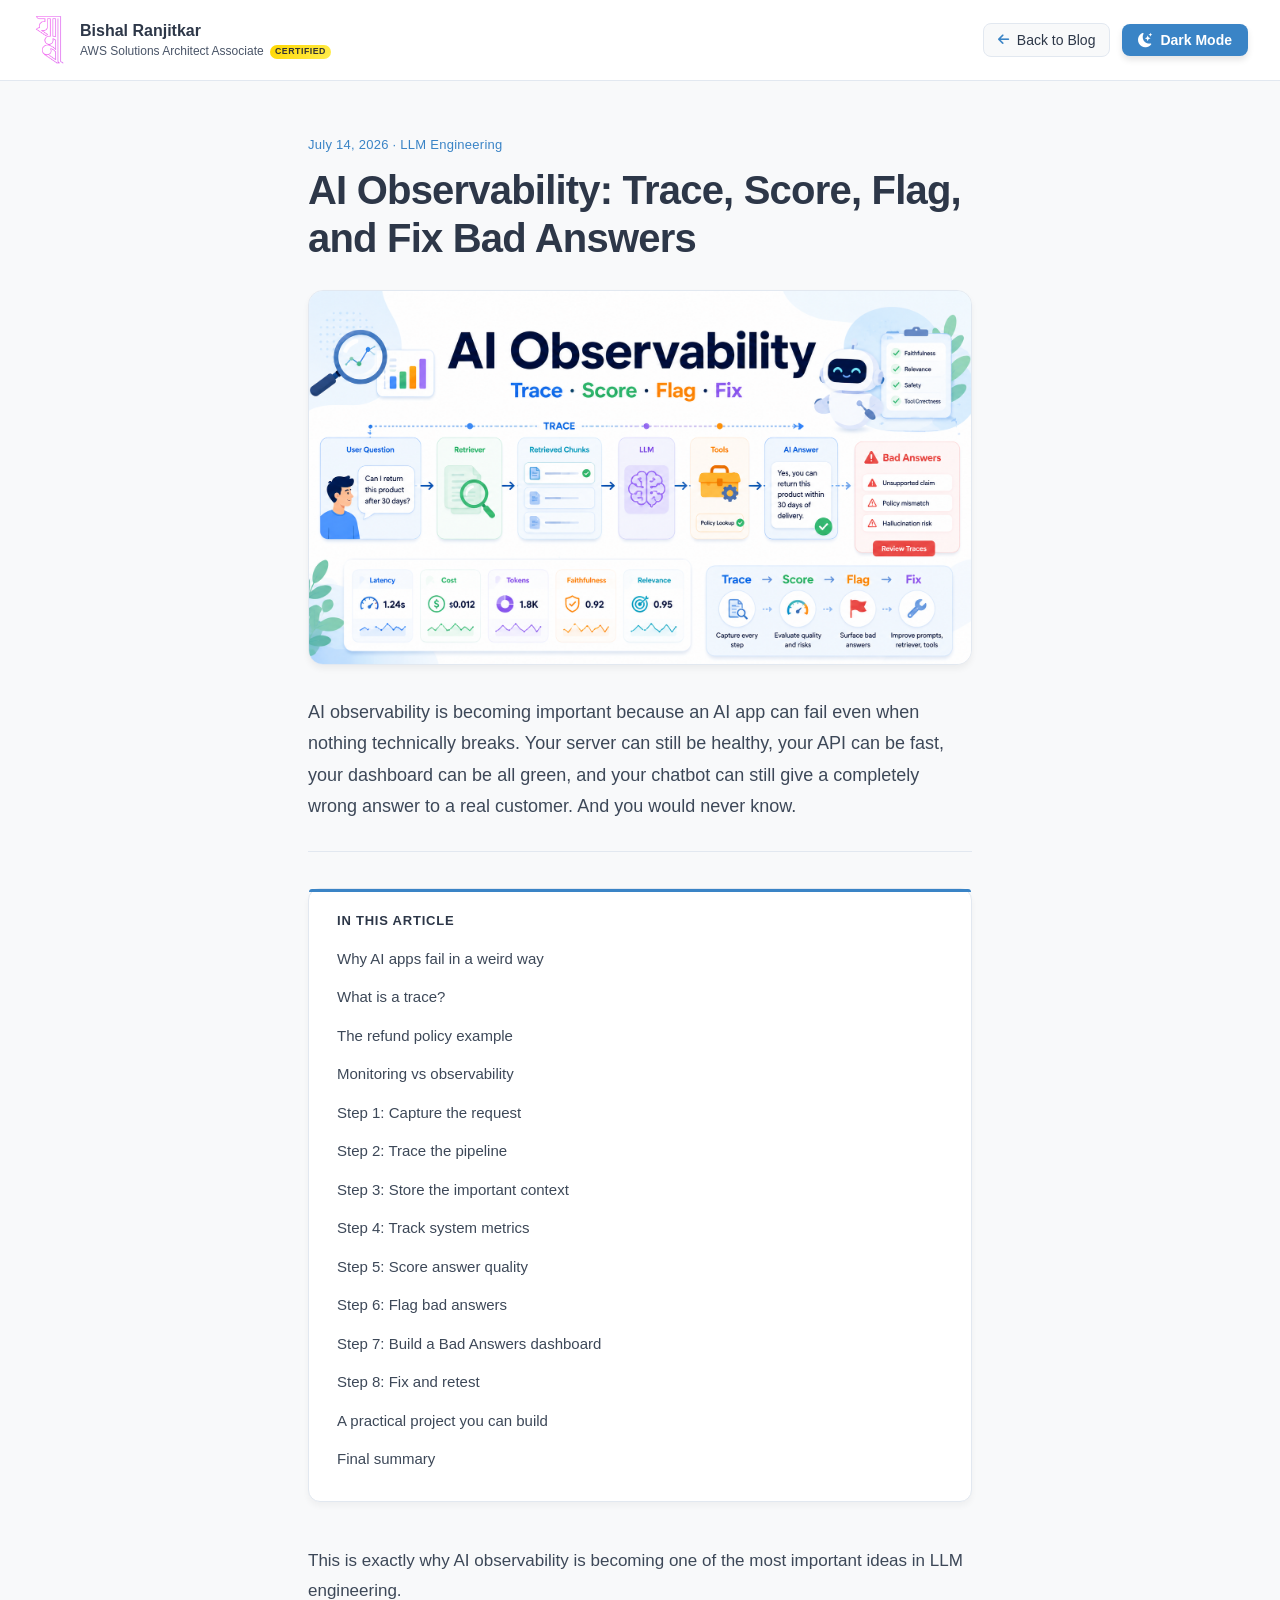
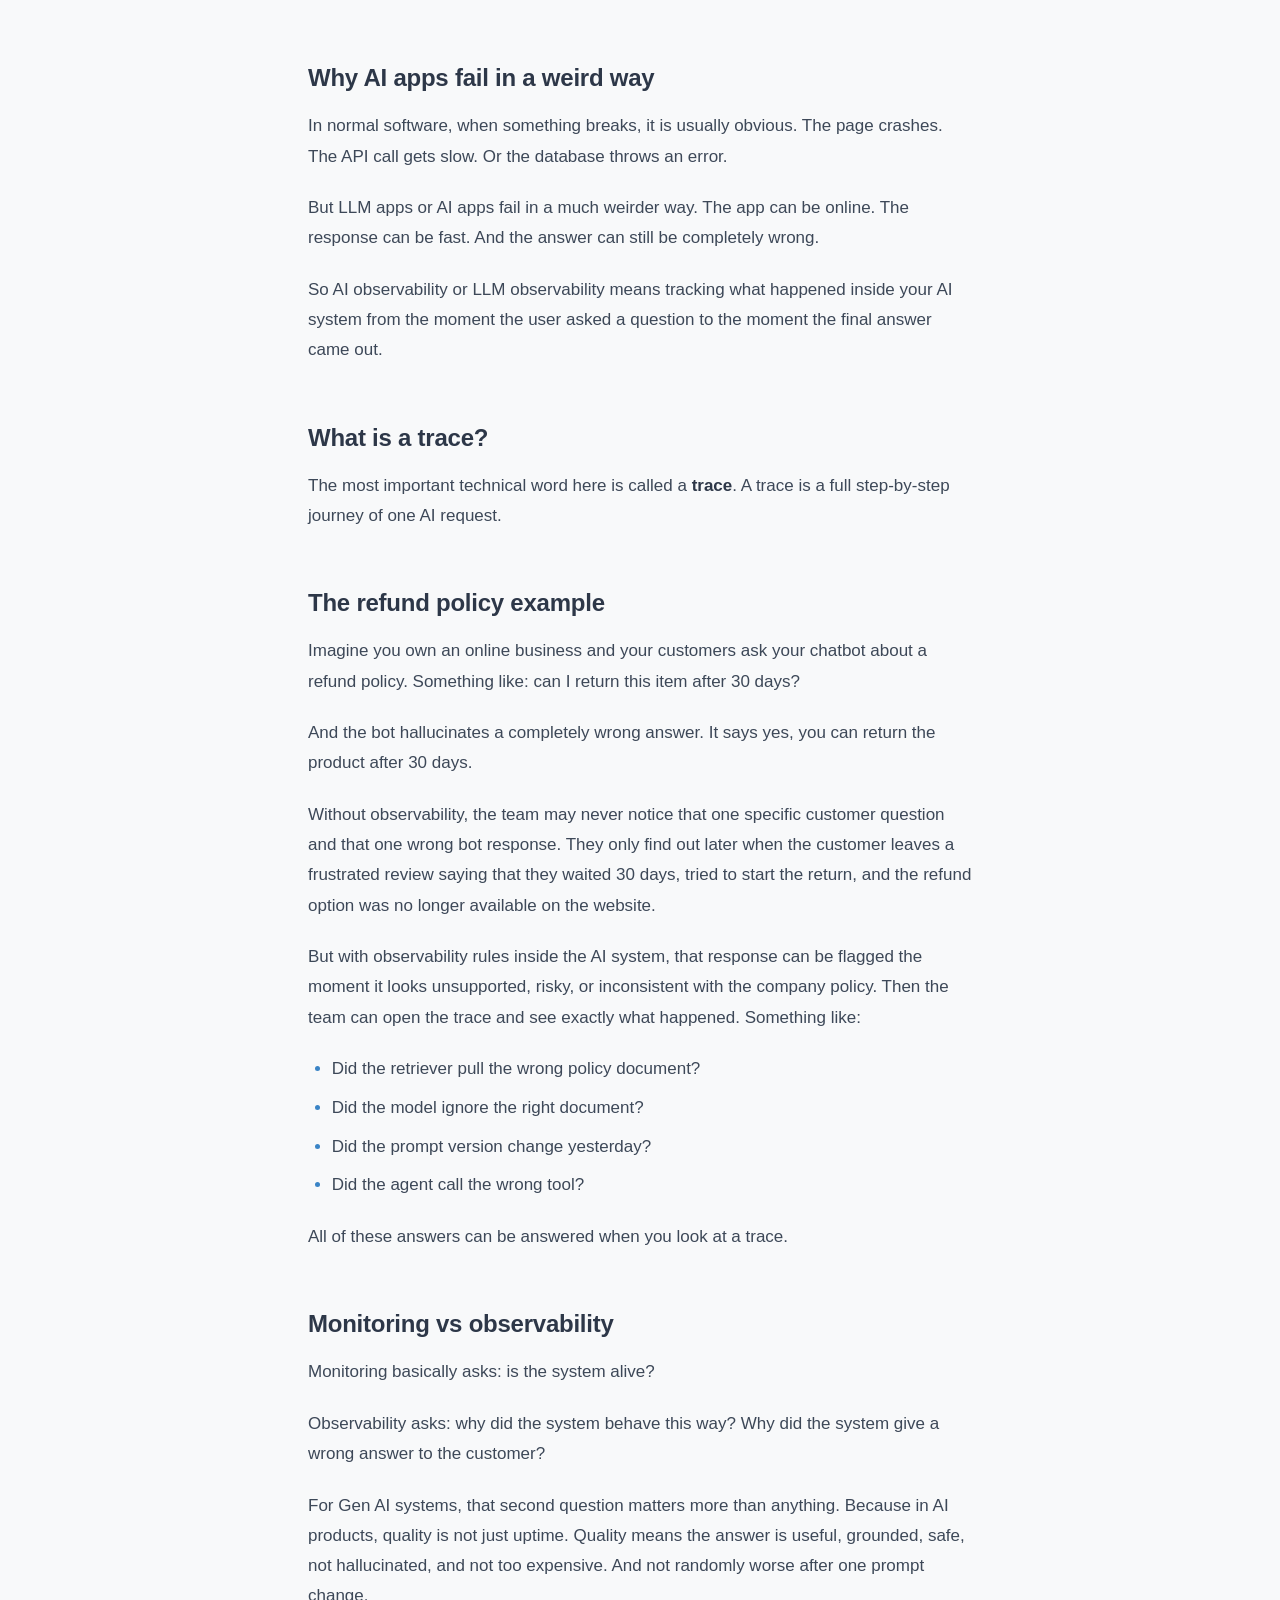
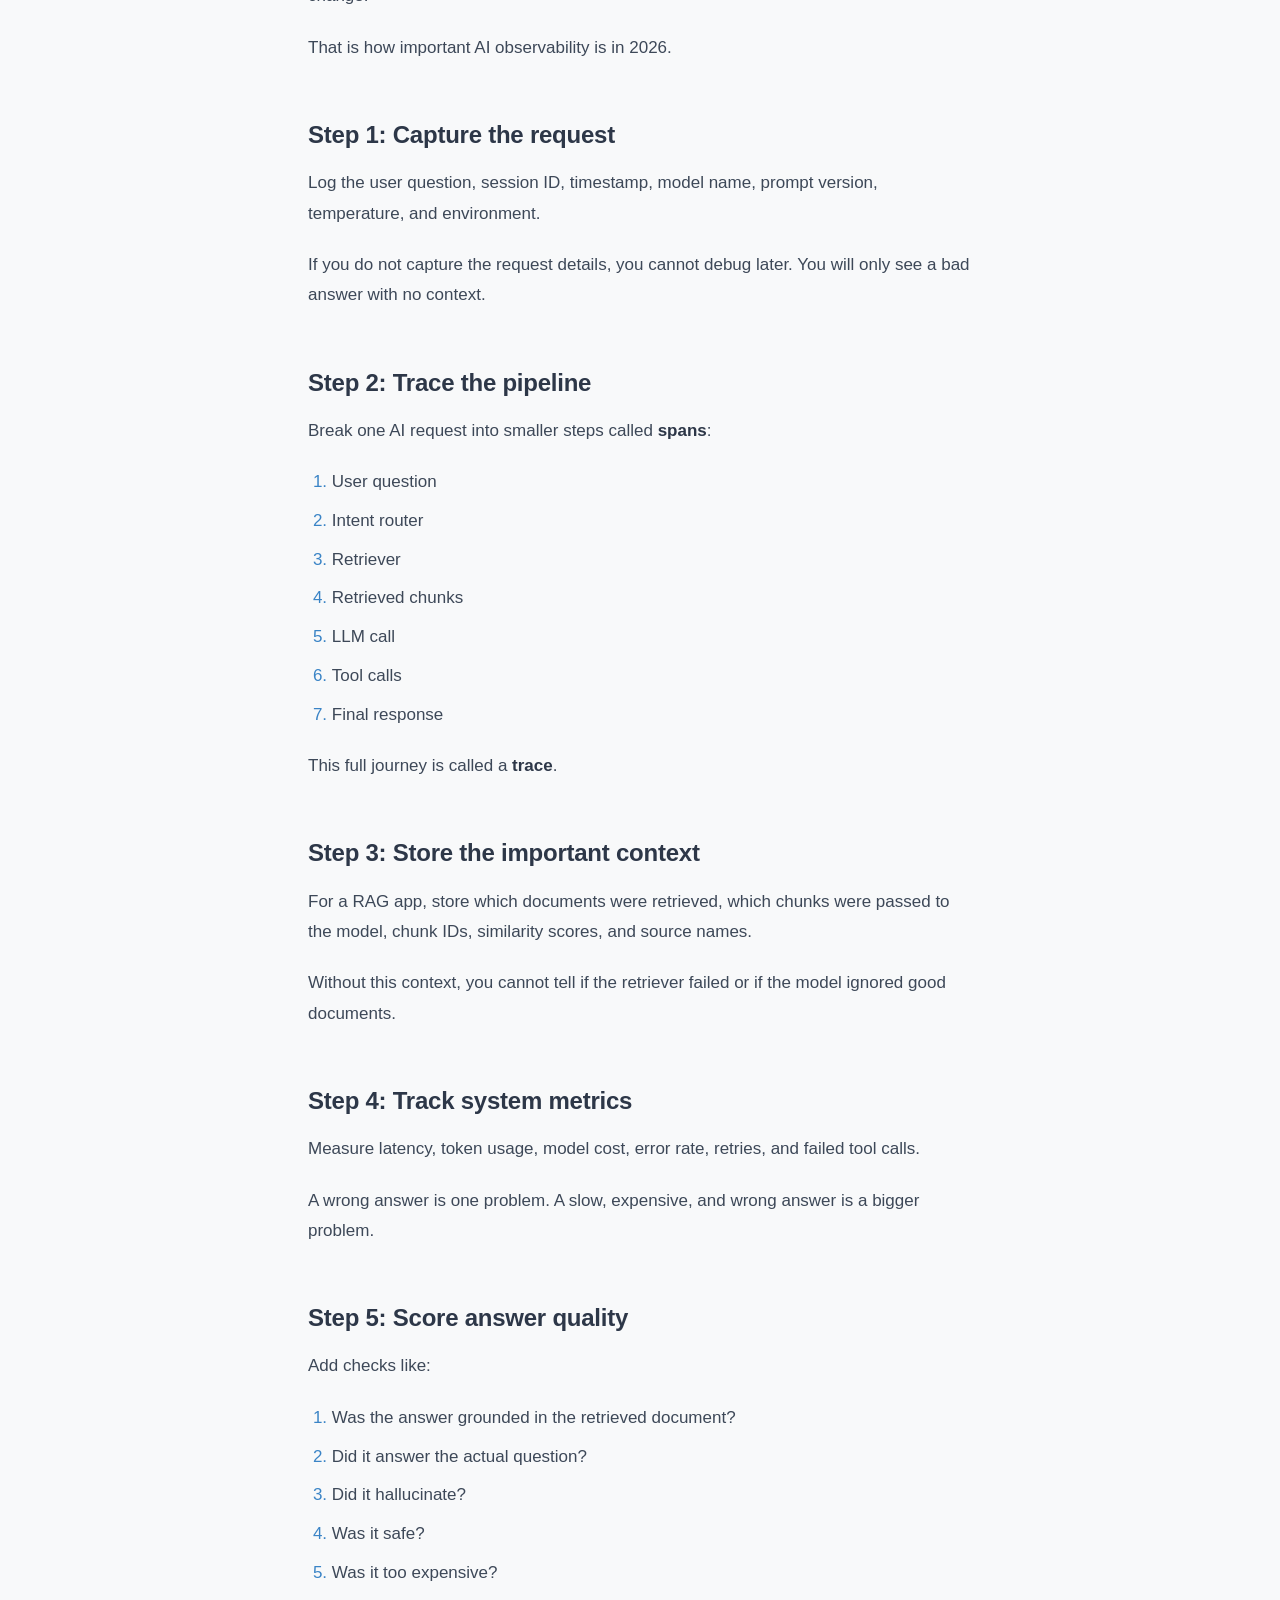
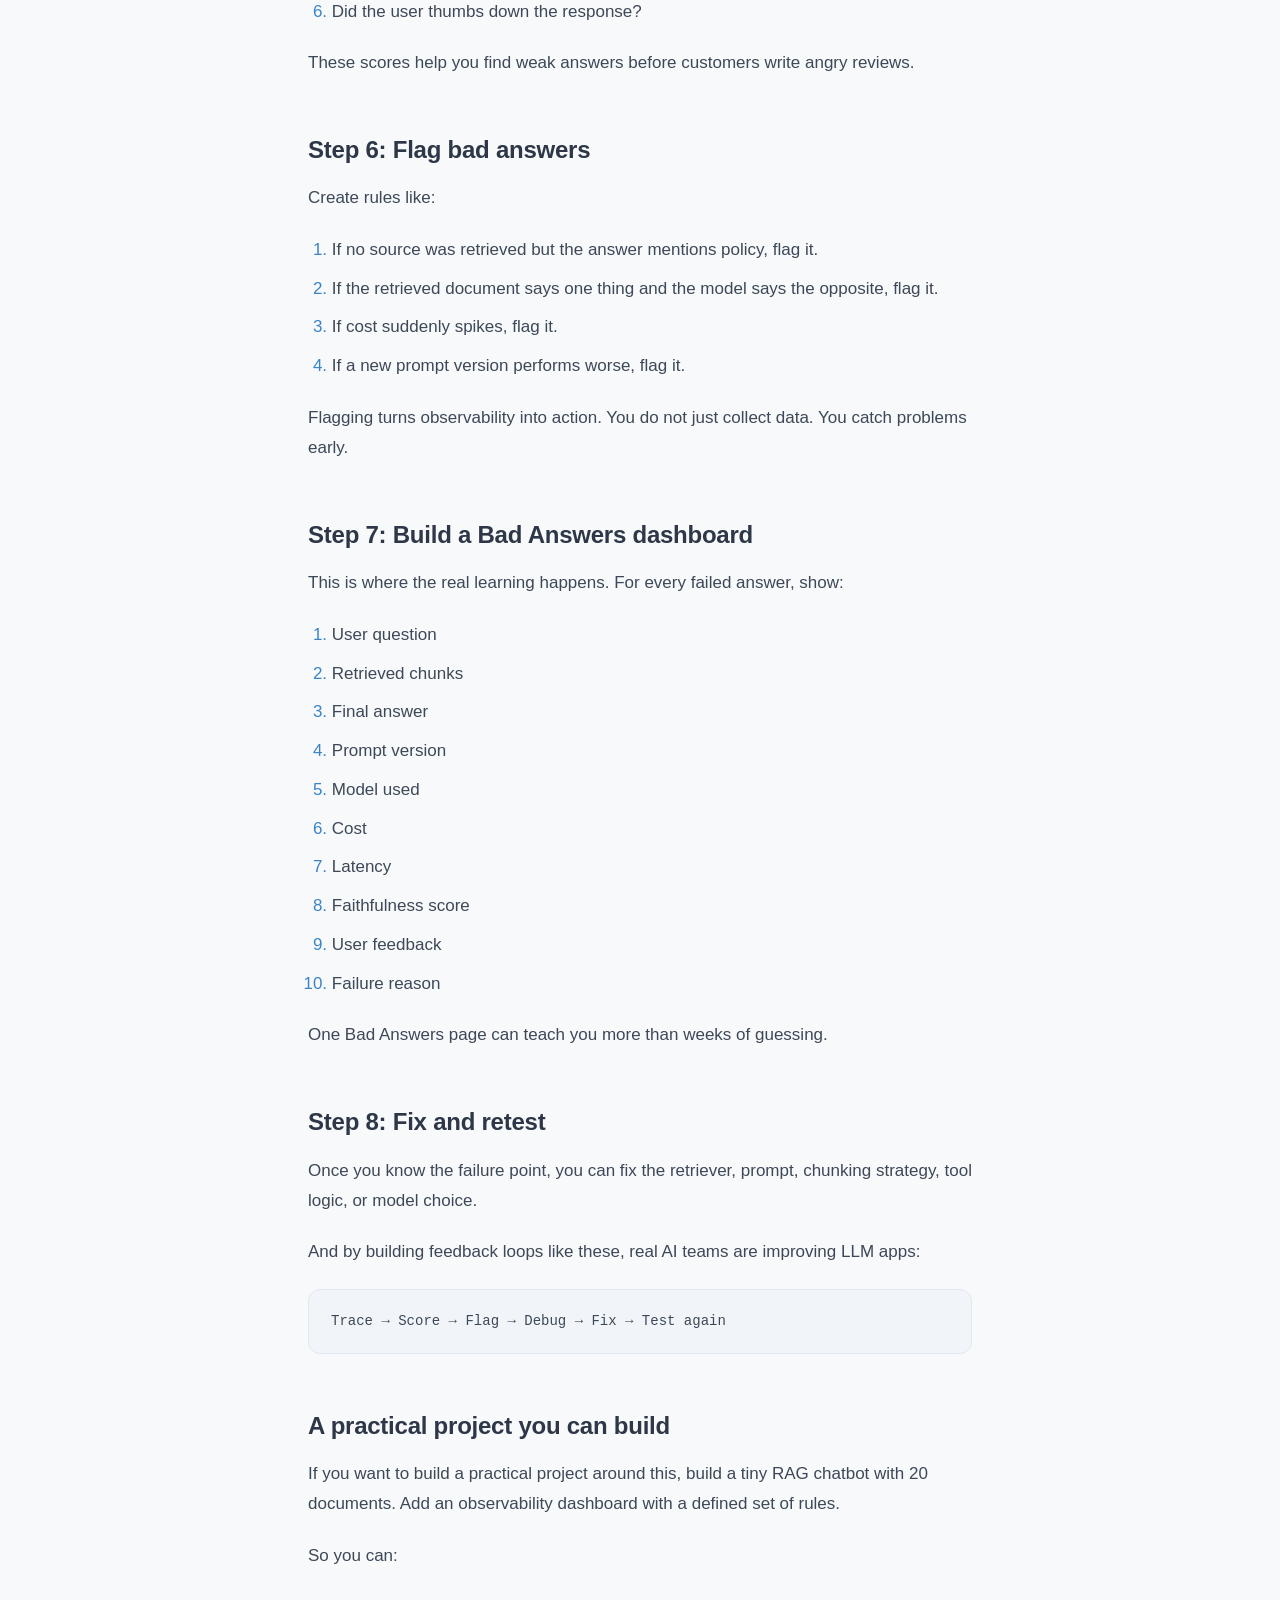
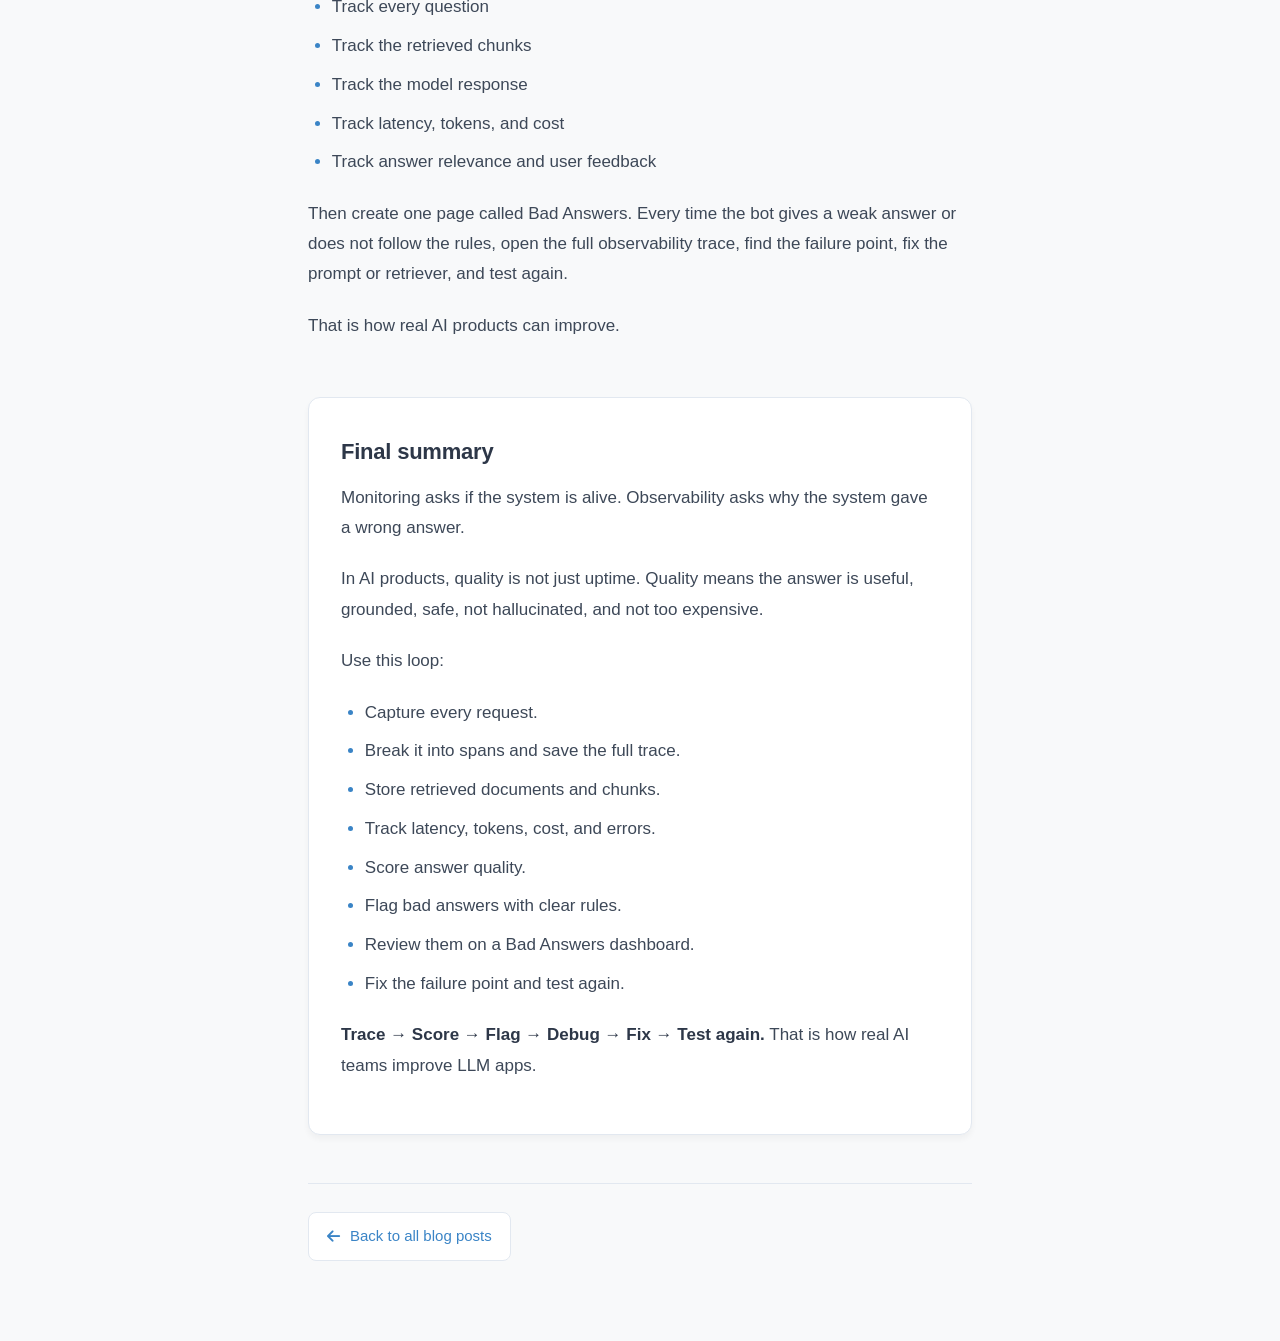
<file: blog/ai-observability.html>
<!DOCTYPE html>
<html lang="en" data-theme="light">

<head>
  <meta charset="UTF-8" />
  <meta name="viewport" content="width=device-width, initial-scale=1.0" />
  <title>AI Observability: Trace, Score, Flag, and Fix Bad Answers | Bishal Ranjitkar</title>
  <meta name="description"
    content="AI observability means tracking what happened inside your AI system from the user question to the final answer. Learn traces, spans, RAG context, metrics, quality scores, bad answer flags, and the fix loop." />
  <link rel="canonical" href="https://bishalranjitkar.com.np/blog/ai-observability.html" />

  <meta property="og:type" content="article" />
  <meta property="og:site_name" content="Bishal Ranjitkar" />
  <meta property="og:title" content="AI Observability: Trace, Score, Flag, and Fix Bad Answers" />
  <meta property="og:description"
    content="Why AI apps fail even when servers look healthy, what a trace is, and an 8-step guide to capture, score, flag, and fix bad LLM answers." />
  <meta property="og:url" content="https://bishalranjitkar.com.np/blog/ai-observability.html" />
  <meta property="og:image" content="https://bishalranjitkar.com.np/images/ai-observability.png" />
  <meta property="og:image:secure_url" content="https://bishalranjitkar.com.np/images/ai-observability.png" />
  <meta property="og:image:type" content="image/png" />
  <meta property="og:image:width" content="1672" />
  <meta property="og:image:height" content="941" />
  <meta property="og:image:alt" content="AI Observability cover: Trace, Score, Flag, Fix pipeline with metrics and Bad Answers panel" />

  <meta name="twitter:card" content="summary_large_image" />
  <meta name="twitter:title" content="AI Observability: Trace, Score, Flag, and Fix Bad Answers" />
  <meta name="twitter:description"
    content="Why AI apps fail even when servers look healthy, what a trace is, and an 8-step guide to capture, score, flag, and fix bad LLM answers." />
  <meta name="twitter:image" content="https://bishalranjitkar.com.np/images/ai-observability.png" />
  <meta name="twitter:image:alt" content="AI Observability cover: Trace, Score, Flag, Fix pipeline with metrics and Bad Answers panel" />

  <link rel="preconnect" href="https://fonts.googleapis.com" />
  <link rel="preconnect" href="https://fonts.gstatic.com" crossorigin />
  <link
    href="https://fonts.googleapis.com/css2?family=IBM+Plex+Mono:wght@400;500&family=IBM+Plex+Sans:wght@400;500;600;700&family=Syne:wght@600;700;800&display=swap"
    rel="stylesheet" />
  <link rel="icon" type="image/png" href="../images/devops.png" />
  <link rel="stylesheet" href="https://cdnjs.cloudflare.com/ajax/libs/font-awesome/6.0.0-beta3/css/all.min.css" />
  <link rel="stylesheet" href="https://cdn.jsdelivr.net/npm/bootstrap-icons@1.11.3/font/bootstrap-icons.min.css" />
  <link rel="stylesheet" href="../style.css" />
</head>

<body class="blog-post-page">
  <header class="blog-post-header">
    <a href="../index.html" class="blog-post-brand" aria-label="Home">
      <img src="../images/logo.png" alt="" class="blog-post-brand-logo" />
      <div class="blog-post-brand-info">
        <span class="blog-post-brand-name">Bishal Ranjitkar</span>
        <p class="blog-post-brand-title">AWS Solutions Architect Associate <span class="certified-tag">Certified</span></p>
      </div>
    </a>
    <nav class="blog-post-header-actions" aria-label="Blog navigation">
      <a href="../index.html#blog" class="blog-post-back">
        <i class="fa-solid fa-arrow-left" aria-hidden="true"></i>
        <span>Back to Blog</span>
      </a>
      <button type="button" class="blog-post-theme-toggle" id="blog-theme-toggle" aria-label="Toggle theme">
        <i class="bi bi-moon-stars-fill icon" aria-hidden="true"></i>
        <span id="blog-theme-text">Dark Mode</span>
      </button>
    </nav>
  </header>

  <article class="blog-post-container">
    <p class="blog-post-meta">July 14, 2026 · LLM Engineering</p>
    <h1>AI Observability: Trace, Score, Flag, and Fix Bad Answers</h1>

    <figure class="blog-post-cover">
      <img src="../images/ai-observability.png"
        alt="AI Observability cover showing Trace, Score, Flag, Fix pipeline with metrics and Bad Answers panel"
        width="1672" height="941" />
    </figure>

    <p class="blog-post-lead">
      AI observability is becoming important because an AI app can fail even when nothing technically breaks.
      Your server can still be healthy, your API can be fast, your dashboard can be all green, and your chatbot can
      still give a completely wrong answer to a real customer. And you would never know.
    </p>

    <nav class="blog-post-toc" aria-label="Table of contents">
      <h2>In this article</h2>
      <ul>
        <li><a href="#why-it-matters">Why AI apps fail in a weird way</a></li>
        <li><a href="#what-is-trace">What is a trace?</a></li>
        <li><a href="#refund-example">The refund policy example</a></li>
        <li><a href="#monitoring-vs-observability">Monitoring vs observability</a></li>
        <li><a href="#step-1">Step 1: Capture the request</a></li>
        <li><a href="#step-2">Step 2: Trace the pipeline</a></li>
        <li><a href="#step-3">Step 3: Store the important context</a></li>
        <li><a href="#step-4">Step 4: Track system metrics</a></li>
        <li><a href="#step-5">Step 5: Score answer quality</a></li>
        <li><a href="#step-6">Step 6: Flag bad answers</a></li>
        <li><a href="#step-7">Step 7: Build a Bad Answers dashboard</a></li>
        <li><a href="#step-8">Step 8: Fix and retest</a></li>
        <li><a href="#practice-project">A practical project you can build</a></li>
        <li><a href="#summary">Final summary</a></li>
      </ul>
    </nav>

    <div class="blog-post-body">
      <p>
        This is exactly why AI observability is becoming one of the most important ideas in LLM engineering.
      </p>

      <h2 id="why-it-matters">Why AI apps fail in a weird way</h2>
      <p>
        In normal software, when something breaks, it is usually obvious. The page crashes. The API call gets slow.
        Or the database throws an error.
      </p>
      <p>
        But LLM apps or AI apps fail in a much weirder way. The app can be online. The response can be fast.
        And the answer can still be completely wrong.
      </p>
      <p>
        So AI observability or LLM observability means tracking what happened inside your AI system from the
        moment the user asked a question to the moment the final answer came out.
      </p>

      <h2 id="what-is-trace">What is a trace?</h2>
      <p>
        The most important technical word here is called a <strong>trace</strong>. A trace is a full step-by-step
        journey of one AI request.
      </p>

      <h2 id="refund-example">The refund policy example</h2>
      <p>
        Imagine you own an online business and your customers ask your chatbot about a refund policy.
        Something like: can I return this item after 30 days?
      </p>
      <p>
        And the bot hallucinates a completely wrong answer. It says yes, you can return the product after 30 days.
      </p>
      <p>
        Without observability, the team may never notice that one specific customer question and that one wrong bot
        response. They only find out later when the customer leaves a frustrated review saying that they waited 30
        days, tried to start the return, and the refund option was no longer available on the website.
      </p>
      <p>
        But with observability rules inside the AI system, that response can be flagged the moment it looks
        unsupported, risky, or inconsistent with the company policy. Then the team can open the trace and see exactly
        what happened. Something like:
      </p>
      <ul>
        <li>Did the retriever pull the wrong policy document?</li>
        <li>Did the model ignore the right document?</li>
        <li>Did the prompt version change yesterday?</li>
        <li>Did the agent call the wrong tool?</li>
      </ul>
      <p>All of these answers can be answered when you look at a trace.</p>

      <h2 id="monitoring-vs-observability">Monitoring vs observability</h2>
      <p>
        Monitoring basically asks: is the system alive?
      </p>
      <p>
        Observability asks: why did the system behave this way? Why did the system give a wrong answer to the
        customer?
      </p>
      <p>
        For Gen AI systems, that second question matters more than anything. Because in AI products, quality is not
        just uptime. Quality means the answer is useful, grounded, safe, not hallucinated, and not too expensive.
        And not randomly worse after one prompt change.
      </p>
      <p>
        That is how important AI observability is in 2026.
      </p>

      <h2 id="step-1">Step 1: Capture the request</h2>
      <p>
        Log the user question, session ID, timestamp, model name, prompt version, temperature, and environment.
      </p>
      <p>
        If you do not capture the request details, you cannot debug later. You will only see a bad answer with no
        context.
      </p>

      <h2 id="step-2">Step 2: Trace the pipeline</h2>
      <p>
        Break one AI request into smaller steps called <strong>spans</strong>:
      </p>
      <ol>
        <li>User question</li>
        <li>Intent router</li>
        <li>Retriever</li>
        <li>Retrieved chunks</li>
        <li>LLM call</li>
        <li>Tool calls</li>
        <li>Final response</li>
      </ol>
      <p>
        This full journey is called a <strong>trace</strong>.
      </p>

      <h2 id="step-3">Step 3: Store the important context</h2>
      <p>
        For a RAG app, store which documents were retrieved, which chunks were passed to the model, chunk IDs,
        similarity scores, and source names.
      </p>
      <p>
        Without this context, you cannot tell if the retriever failed or if the model ignored good documents.
      </p>

      <h2 id="step-4">Step 4: Track system metrics</h2>
      <p>
        Measure latency, token usage, model cost, error rate, retries, and failed tool calls.
      </p>
      <p>
        A wrong answer is one problem. A slow, expensive, and wrong answer is a bigger problem.
      </p>

      <h2 id="step-5">Step 5: Score answer quality</h2>
      <p>Add checks like:</p>
      <ol>
        <li>Was the answer grounded in the retrieved document?</li>
        <li>Did it answer the actual question?</li>
        <li>Did it hallucinate?</li>
        <li>Was it safe?</li>
        <li>Was it too expensive?</li>
        <li>Did the user thumbs down the response?</li>
      </ol>
      <p>
        These scores help you find weak answers before customers write angry reviews.
      </p>

      <h2 id="step-6">Step 6: Flag bad answers</h2>
      <p>Create rules like:</p>
      <ol>
        <li>If no source was retrieved but the answer mentions policy, flag it.</li>
        <li>If the retrieved document says one thing and the model says the opposite, flag it.</li>
        <li>If cost suddenly spikes, flag it.</li>
        <li>If a new prompt version performs worse, flag it.</li>
      </ol>
      <p>
        Flagging turns observability into action. You do not just collect data. You catch problems early.
      </p>

      <h2 id="step-7">Step 7: Build a Bad Answers dashboard</h2>
      <p>
        This is where the real learning happens. For every failed answer, show:
      </p>
      <ol>
        <li>User question</li>
        <li>Retrieved chunks</li>
        <li>Final answer</li>
        <li>Prompt version</li>
        <li>Model used</li>
        <li>Cost</li>
        <li>Latency</li>
        <li>Faithfulness score</li>
        <li>User feedback</li>
        <li>Failure reason</li>
      </ol>
      <p>
        One Bad Answers page can teach you more than weeks of guessing.
      </p>

      <h2 id="step-8">Step 8: Fix and retest</h2>
      <p>
        Once you know the failure point, you can fix the retriever, prompt, chunking strategy, tool logic, or model
        choice.
      </p>
      <p>
        And by building feedback loops like these, real AI teams are improving LLM apps:
      </p>
      <pre><code>Trace → Score → Flag → Debug → Fix → Test again</code></pre>

      <h2 id="practice-project">A practical project you can build</h2>
      <p>
        If you want to build a practical project around this, build a tiny RAG chatbot with 20 documents. Add an
        observability dashboard with a defined set of rules.
      </p>
      <p>So you can:</p>
      <ul>
        <li>Track every question</li>
        <li>Track the retrieved chunks</li>
        <li>Track the model response</li>
        <li>Track latency, tokens, and cost</li>
        <li>Track answer relevance and user feedback</li>
      </ul>
      <p>
        Then create one page called Bad Answers. Every time the bot gives a weak answer or does not follow the rules,
        open the full observability trace, find the failure point, fix the prompt or retriever, and test again.
      </p>
      <p>
        That is how real AI products can improve.
      </p>

      <section class="blog-post-summary" id="summary">
        <h2>Final summary</h2>
        <p>
          Monitoring asks if the system is alive. Observability asks why the system gave a wrong answer.
        </p>
        <p>
          In AI products, quality is not just uptime. Quality means the answer is useful, grounded, safe, not
          hallucinated, and not too expensive.
        </p>
        <p>Use this loop:</p>
        <ul>
          <li>Capture every request.</li>
          <li>Break it into spans and save the full trace.</li>
          <li>Store retrieved documents and chunks.</li>
          <li>Track latency, tokens, cost, and errors.</li>
          <li>Score answer quality.</li>
          <li>Flag bad answers with clear rules.</li>
          <li>Review them on a Bad Answers dashboard.</li>
          <li>Fix the failure point and test again.</li>
        </ul>
        <p>
          <strong>Trace → Score → Flag → Debug → Fix → Test again.</strong> That is how real AI teams improve LLM
          apps.
        </p>
      </section>

      <div class="blog-post-footer-nav">
        <a href="../index.html#blog"><i class="fa-solid fa-arrow-left"></i> Back to all blog posts</a>
      </div>
    </div>
  </article>

  <script>
    (function () {
      const toggleBtn = document.getElementById("blog-theme-toggle");
      const text = document.getElementById("blog-theme-text");
      const icon = toggleBtn.querySelector("i");

      let theme = localStorage.getItem("theme") || "light";

      function applyTheme(t) {
        document.documentElement.setAttribute("data-theme", t);
        localStorage.setItem("theme", t);
        if (t === "dark") {
          icon.className = "bi bi-brightness-high-fill icon";
          text.textContent = "Light Mode";
        } else {
          icon.className = "bi bi-moon-stars-fill icon";
          text.textContent = "Dark Mode";
        }
      }

      applyTheme(theme);

      toggleBtn.addEventListener("click", function () {
        theme = theme === "dark" ? "light" : "dark";
        applyTheme(theme);
      });
    })();
  </script>
</body>

</html>
</file>
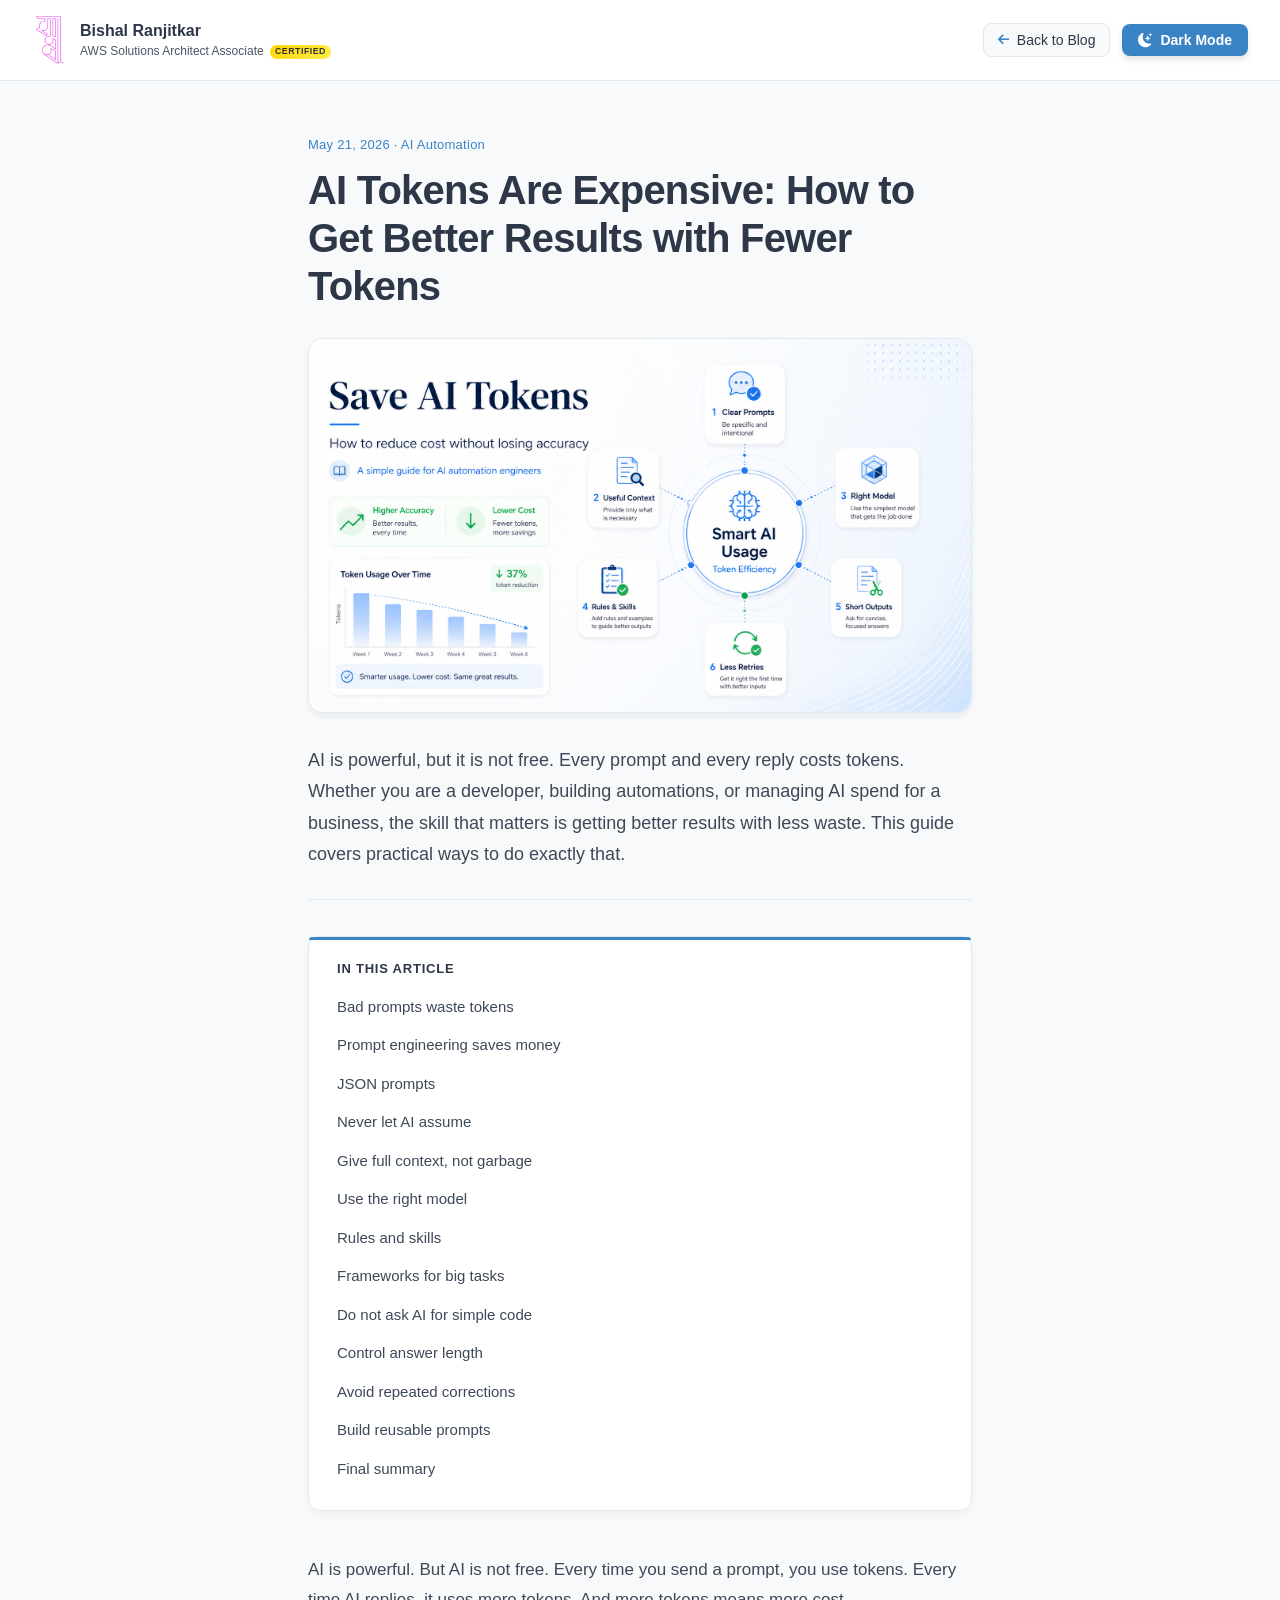
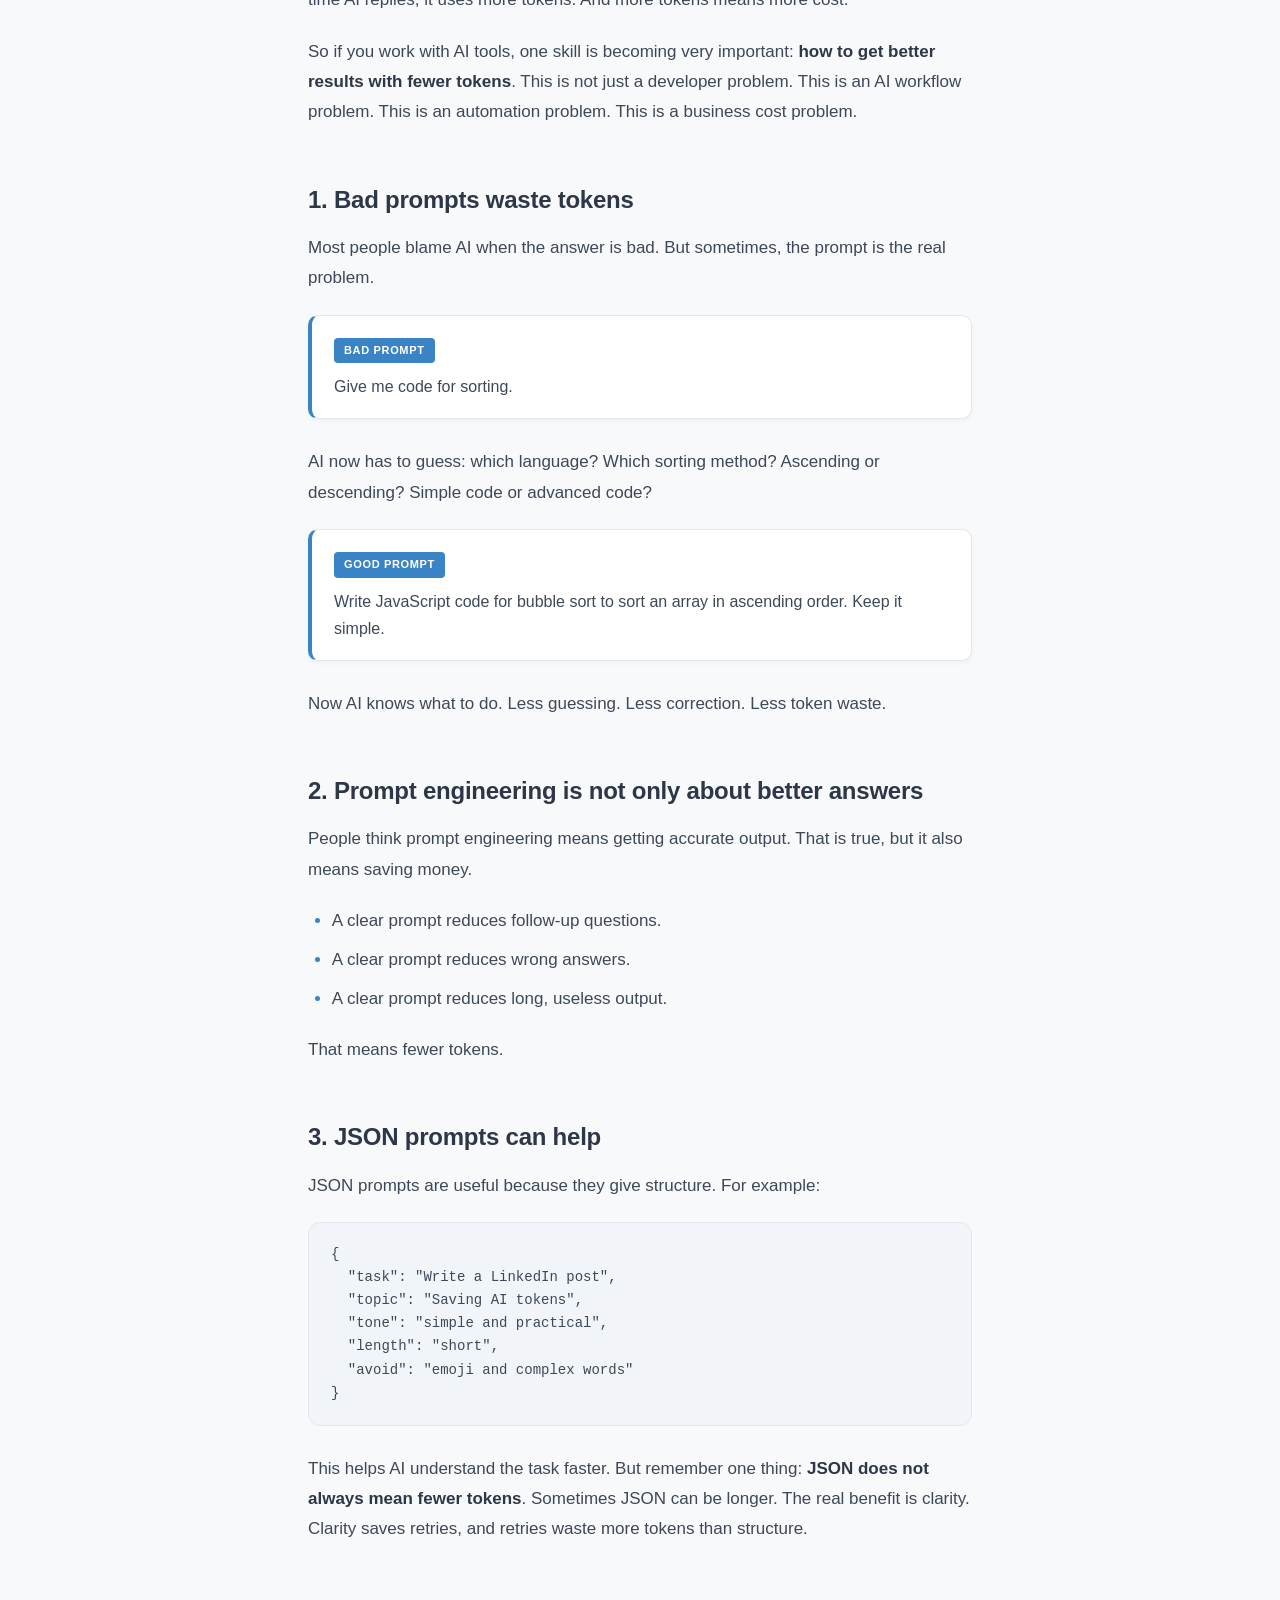
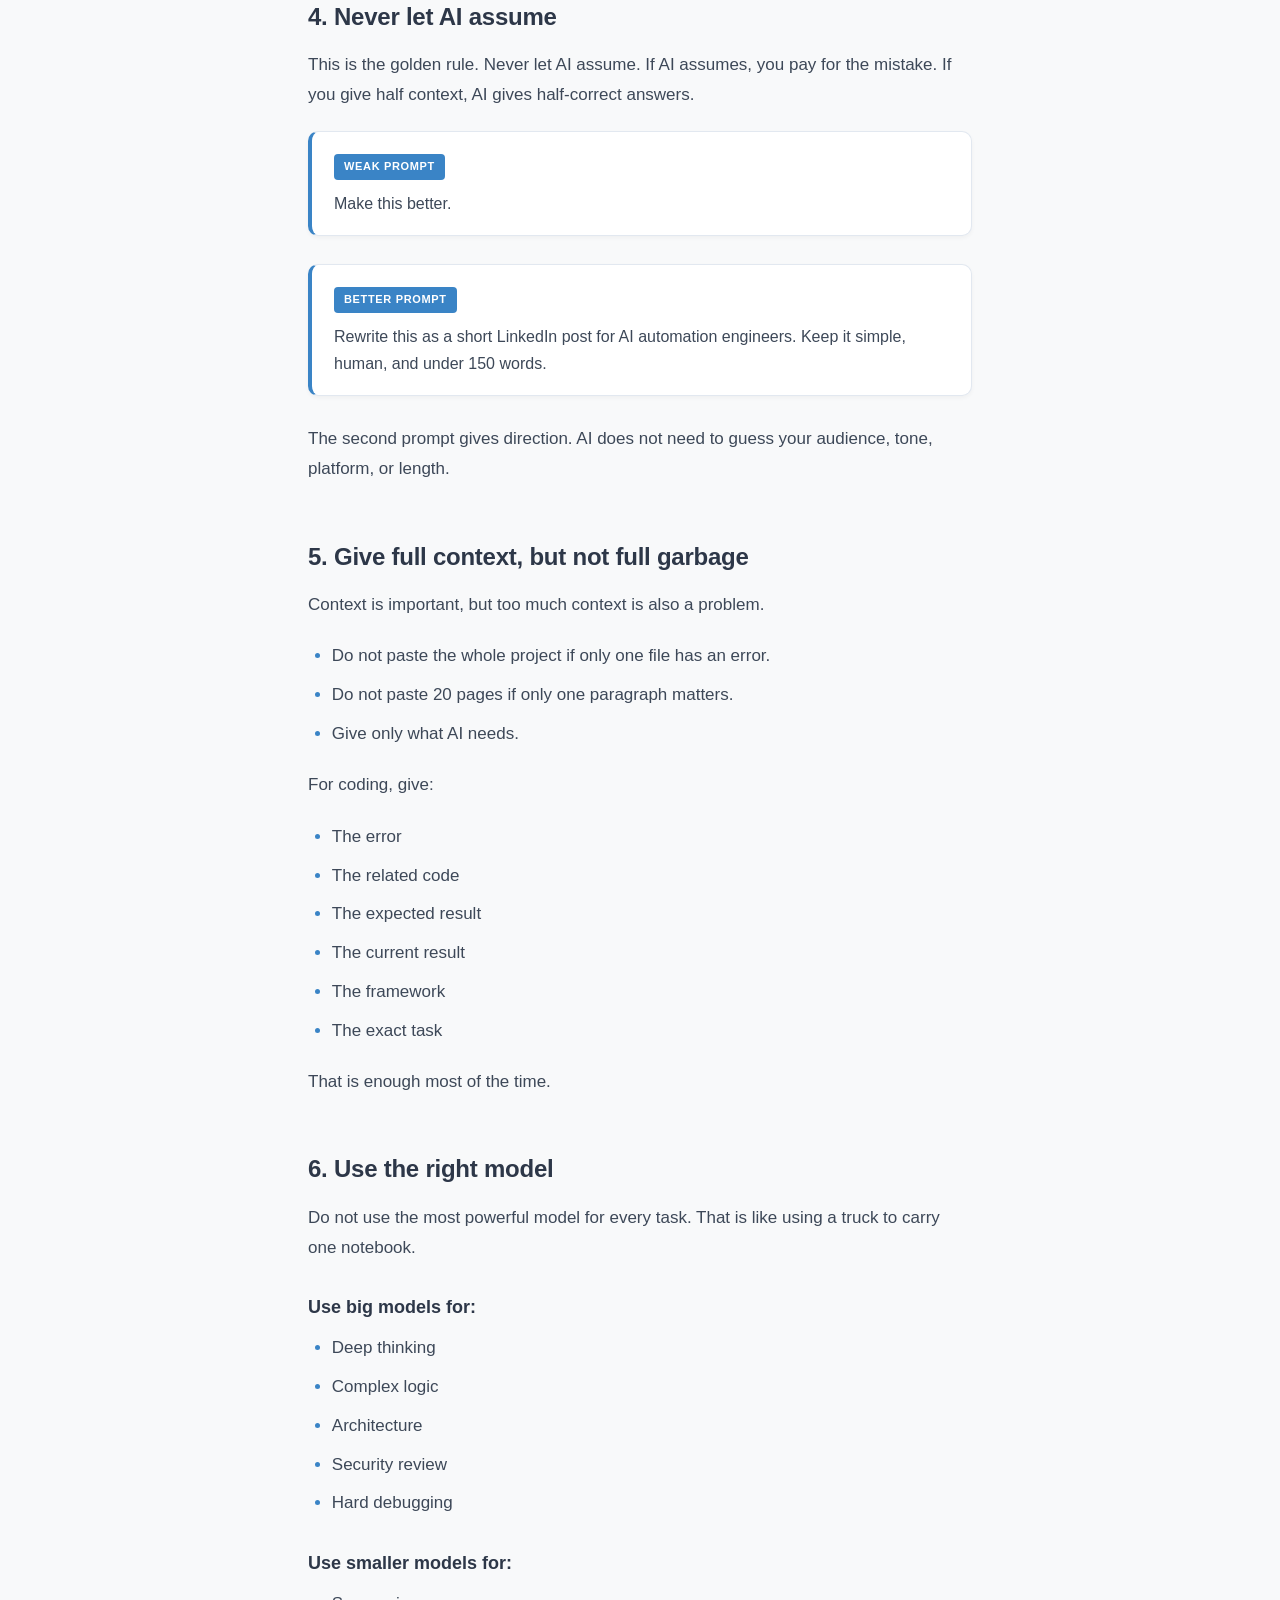
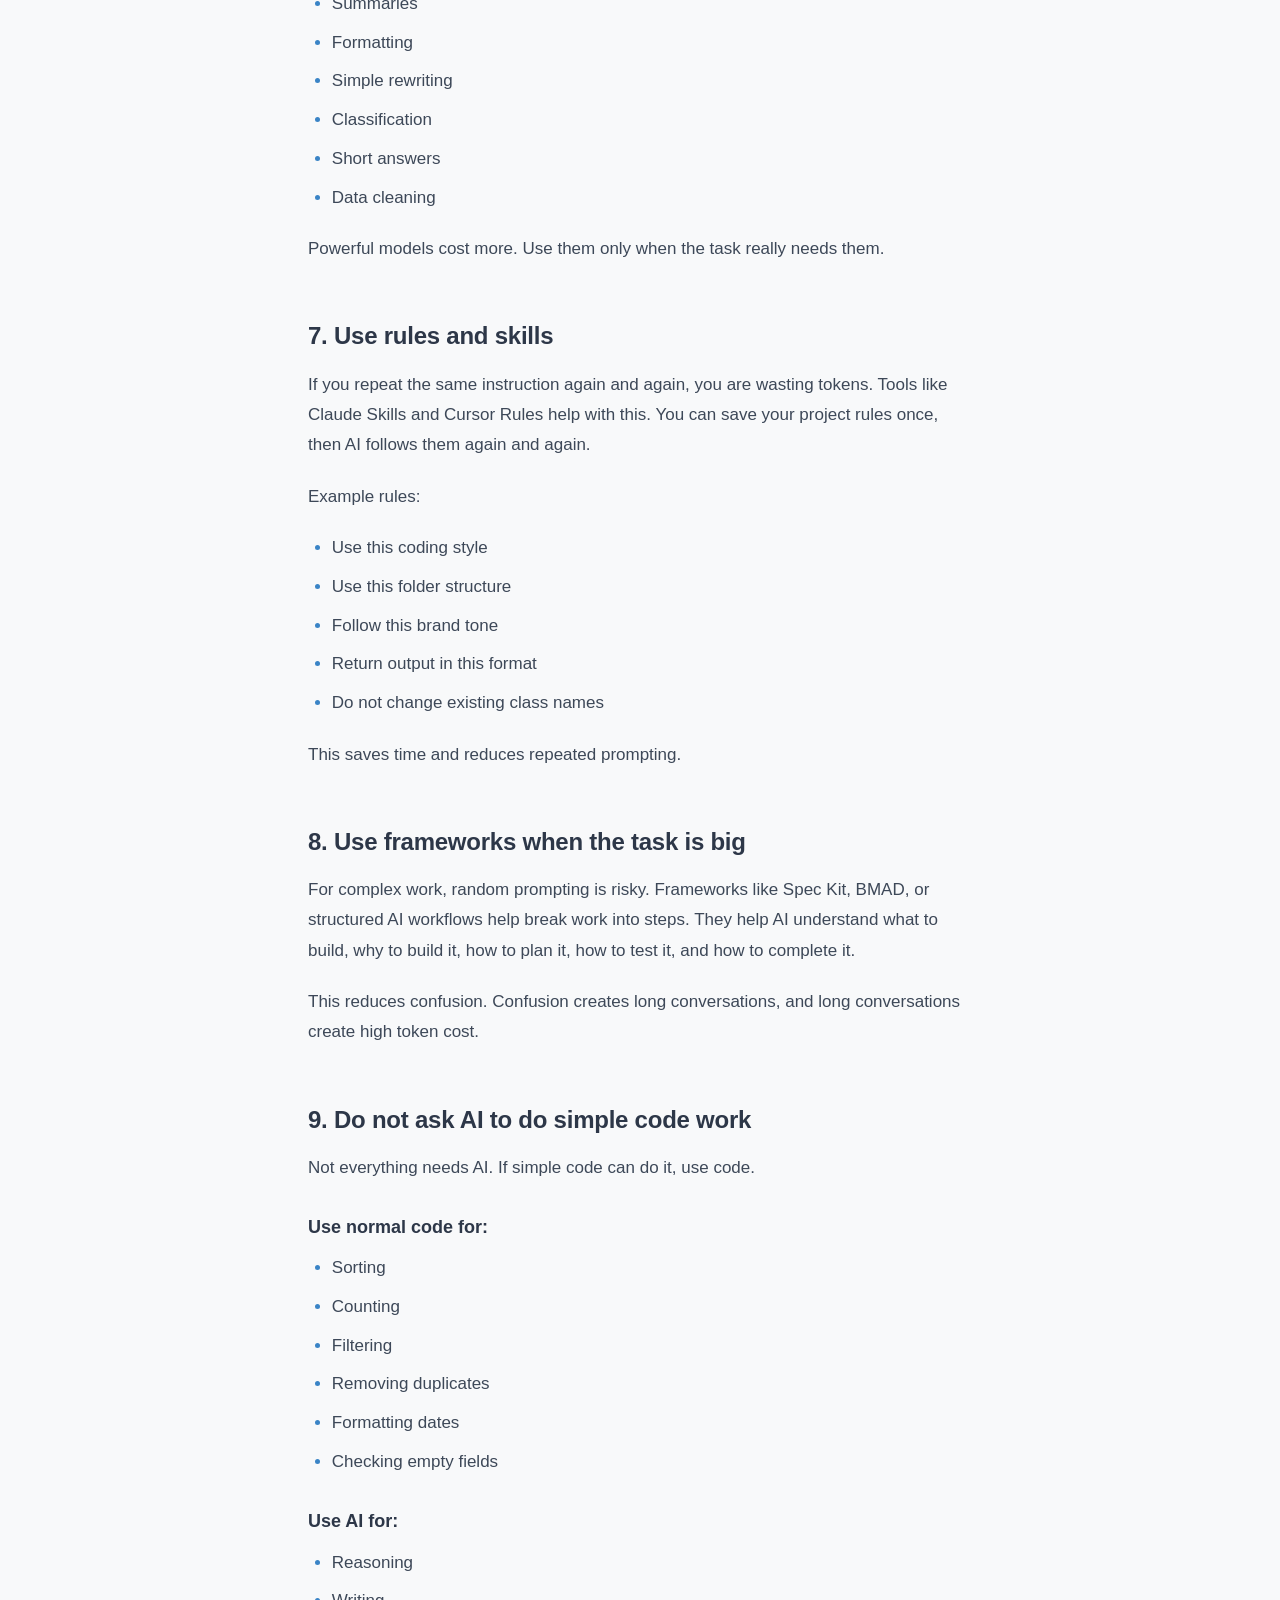
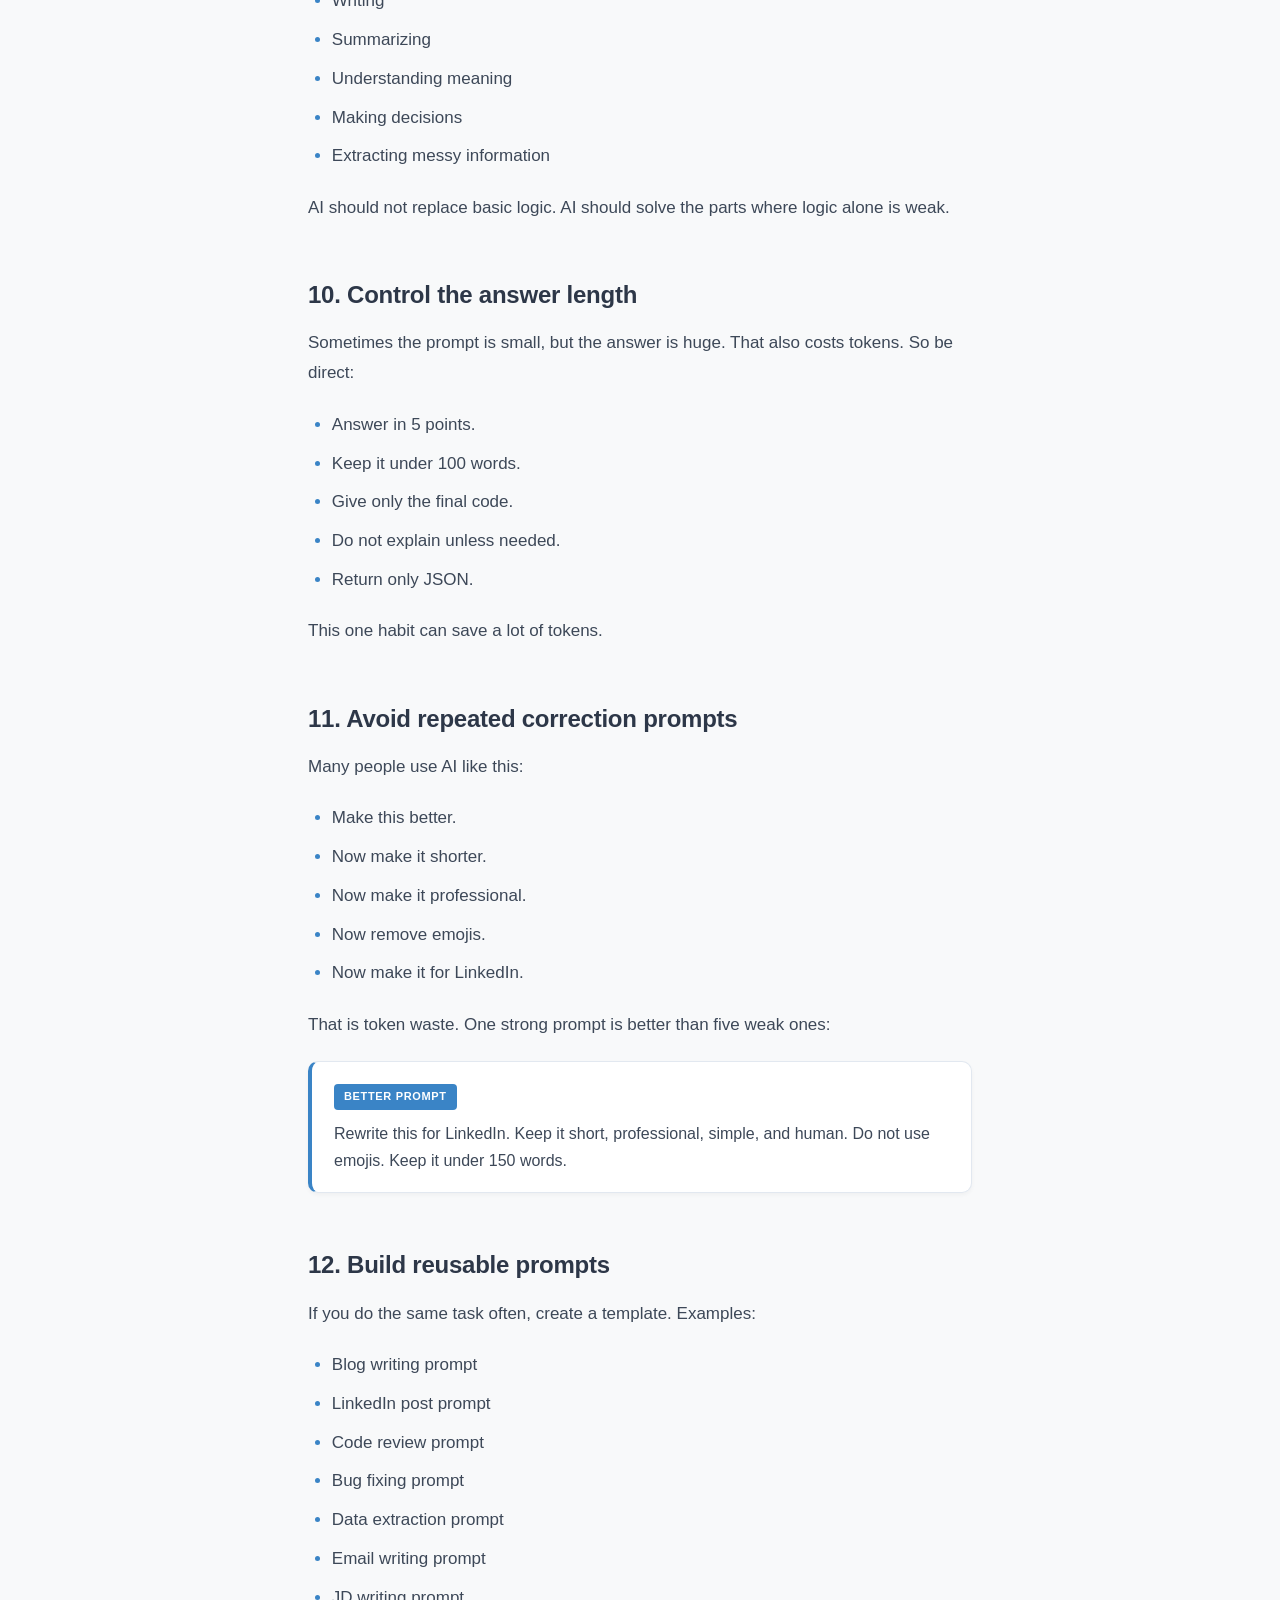
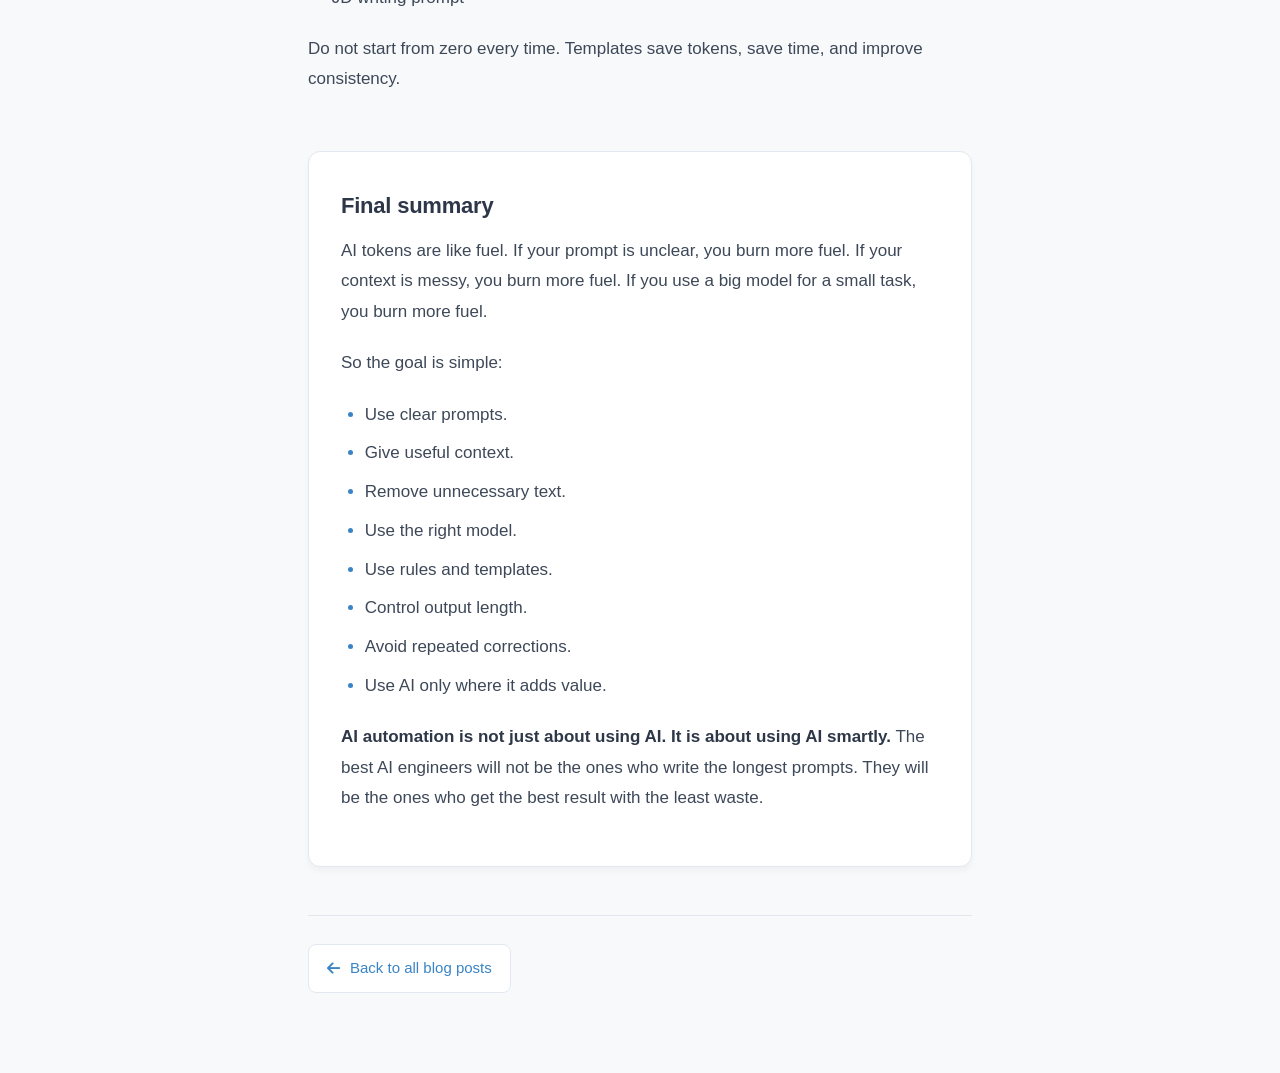
<file: blog/ai-tokens-are-expensive.html>
<!DOCTYPE html>
<html lang="en" data-theme="light">

<head>
  <meta charset="UTF-8" />
  <meta name="viewport" content="width=device-width, initial-scale=1.0" />
  <title>AI Tokens Are Expensive | Bishal Ranjitkar</title>
  <meta name="description"
    content="How to get better AI results with fewer tokens: prompt engineering, JSON prompts, model selection, rules, skills, and smart automation workflows." />
  <link rel="canonical" href="https://bishalranjitkar.com.np/blog/ai-tokens-are-expensive.html" />

  <!-- Open Graph (Facebook, LinkedIn, etc.) -->
  <meta property="og:type" content="article" />
  <meta property="og:site_name" content="Bishal Ranjitkar" />
  <meta property="og:title" content="AI Tokens Are Expensive: How to Get Better Results with Fewer Tokens" />
  <meta property="og:description"
    content="Practical tips on prompt engineering, JSON prompts, choosing the right model, and using AI only where it adds value so you spend less on tokens." />
  <meta property="og:url" content="https://bishalranjitkar.com.np/blog/ai-tokens-are-expensive.html" />
  <meta property="og:image" content="https://bishalranjitkar.com.np/images/aitokens.png" />
  <meta property="og:image:secure_url" content="https://bishalranjitkar.com.np/images/aitokens.png" />
  <meta property="og:image:type" content="image/png" />
  <meta property="og:image:width" content="1672" />
  <meta property="og:image:height" content="941" />
  <meta property="og:image:alt" content="Save AI Tokens: How to reduce cost without losing accuracy" />

  <!-- Twitter / X -->
  <meta name="twitter:card" content="summary_large_image" />
  <meta name="twitter:title" content="AI Tokens Are Expensive: How to Get Better Results with Fewer Tokens" />
  <meta name="twitter:description"
    content="Practical tips on prompt engineering, JSON prompts, choosing the right model, and using AI only where it adds value." />
  <meta name="twitter:image" content="https://bishalranjitkar.com.np/images/aitokens.png" />
  <meta name="twitter:image:alt" content="Save AI Tokens: How to reduce cost without losing accuracy" />

  <link rel="preconnect" href="https://fonts.googleapis.com" />
  <link rel="preconnect" href="https://fonts.gstatic.com" crossorigin />
  <link
    href="https://fonts.googleapis.com/css2?family=IBM+Plex+Mono:wght@400;500&family=IBM+Plex+Sans:wght@400;500;600;700&family=Syne:wght@600;700;800&display=swap"
    rel="stylesheet" />
  <link rel="icon" type="image/png" href="../images/devops.png" />
  <link rel="stylesheet" href="https://cdnjs.cloudflare.com/ajax/libs/font-awesome/6.0.0-beta3/css/all.min.css" />
  <link rel="stylesheet" href="https://cdn.jsdelivr.net/npm/bootstrap-icons@1.11.3/font/bootstrap-icons.min.css" />
  <link rel="stylesheet" href="../style.css" />
</head>

<body class="blog-post-page">
  <header class="blog-post-header">
    <a href="../index.html" class="blog-post-brand" aria-label="Home">
      <img src="../images/logo.png" alt="" class="blog-post-brand-logo" />
      <div class="blog-post-brand-info">
        <span class="blog-post-brand-name">Bishal Ranjitkar</span>
        <p class="blog-post-brand-title">AWS Solutions Architect Associate <span class="certified-tag">Certified</span></p>
      </div>
    </a>
    <nav class="blog-post-header-actions" aria-label="Blog navigation">
      <a href="../index.html#blog" class="blog-post-back">
        <i class="fa-solid fa-arrow-left" aria-hidden="true"></i>
        <span>Back to Blog</span>
      </a>
      <button type="button" class="blog-post-theme-toggle" id="blog-theme-toggle" aria-label="Toggle theme">
        <i class="bi bi-moon-stars-fill icon" aria-hidden="true"></i>
        <span id="blog-theme-text">Dark Mode</span>
      </button>
    </nav>
  </header>

  <article class="blog-post-container">
    <p class="blog-post-meta">May 21, 2026 · AI Automation</p>
    <h1>AI Tokens Are Expensive: How to Get Better Results with Fewer Tokens</h1>

    <figure class="blog-post-cover">
      <img src="../images/aitokens.png"
        alt="Save AI Tokens: How to reduce cost without losing accuracy" width="1672" height="941" />
    </figure>

    <p class="blog-post-lead">
      AI is powerful, but it is not free. Every prompt and every reply costs tokens. Whether you are a developer,
      building automations, or managing AI spend for a business, the skill that matters is getting better results with
      less waste. This guide covers practical ways to do exactly that.
    </p>

    <nav class="blog-post-toc" aria-label="Table of contents">
      <h2>In this article</h2>
      <ul>
        <li><a href="#bad-prompts">Bad prompts waste tokens</a></li>
        <li><a href="#prompt-engineering">Prompt engineering saves money</a></li>
        <li><a href="#json-prompts">JSON prompts</a></li>
        <li><a href="#never-assume">Never let AI assume</a></li>
        <li><a href="#context">Give full context, not garbage</a></li>
        <li><a href="#right-model">Use the right model</a></li>
        <li><a href="#rules-skills">Rules and skills</a></li>
        <li><a href="#frameworks">Frameworks for big tasks</a></li>
        <li><a href="#simple-code">Do not ask AI for simple code</a></li>
        <li><a href="#answer-length">Control answer length</a></li>
        <li><a href="#repeated-prompts">Avoid repeated corrections</a></li>
        <li><a href="#templates">Build reusable prompts</a></li>
        <li><a href="#summary">Final summary</a></li>
      </ul>
    </nav>

    <div class="blog-post-body">
      <p>
        AI is powerful. But AI is not free. Every time you send a prompt, you use tokens. Every time AI replies, it
        uses more tokens. And more tokens means more cost.
      </p>
      <p>
        So if you work with AI tools, one skill is becoming very important: <strong>how to get better results with
          fewer tokens</strong>. This is not just a developer problem. This is an AI workflow problem. This is an
        automation problem. This is a business cost problem.
      </p>

      <h2 id="bad-prompts">1. Bad prompts waste tokens</h2>
      <p>Most people blame AI when the answer is bad. But sometimes, the prompt is the real problem.</p>

      <div class="blog-post-example">
        <div class="label">Bad prompt</div>
        <p>Give me code for sorting.</p>
      </div>
      <p>AI now has to guess: which language? Which sorting method? Ascending or descending? Simple code or advanced
        code?</p>

      <div class="blog-post-example">
        <div class="label">Good prompt</div>
        <p>Write JavaScript code for bubble sort to sort an array in ascending order. Keep it simple.</p>
      </div>
      <p>Now AI knows what to do. Less guessing. Less correction. Less token waste.</p>

      <h2 id="prompt-engineering">2. Prompt engineering is not only about better answers</h2>
      <p>People think prompt engineering means getting accurate output. That is true, but it also means saving money.
      </p>
      <ul>
        <li>A clear prompt reduces follow-up questions.</li>
        <li>A clear prompt reduces wrong answers.</li>
        <li>A clear prompt reduces long, useless output.</li>
      </ul>
      <p>That means fewer tokens.</p>

      <h2 id="json-prompts">3. JSON prompts can help</h2>
      <p>JSON prompts are useful because they give structure. For example:</p>
      <pre><code>{
  "task": "Write a LinkedIn post",
  "topic": "Saving AI tokens",
  "tone": "simple and practical",
  "length": "short",
  "avoid": "emoji and complex words"
}</code></pre>
      <p>This helps AI understand the task faster. But remember one thing: <strong>JSON does not always mean fewer
          tokens</strong>. Sometimes JSON can be longer. The real benefit is clarity. Clarity saves retries, and
        retries waste more tokens than structure.</p>

      <h2 id="never-assume">4. Never let AI assume</h2>
      <p>This is the golden rule. Never let AI assume. If AI assumes, you pay for the mistake. If you give half context,
        AI gives half-correct answers.</p>

      <div class="blog-post-example">
        <div class="label">Weak prompt</div>
        <p>Make this better.</p>
      </div>

      <div class="blog-post-example">
        <div class="label">Better prompt</div>
        <p>Rewrite this as a short LinkedIn post for AI automation engineers. Keep it simple, human, and under 150 words.
        </p>
      </div>
      <p>The second prompt gives direction. AI does not need to guess your audience, tone, platform, or length.</p>

      <h2 id="context">5. Give full context, but not full garbage</h2>
      <p>Context is important, but too much context is also a problem.</p>
      <ul>
        <li>Do not paste the whole project if only one file has an error.</li>
        <li>Do not paste 20 pages if only one paragraph matters.</li>
        <li>Give only what AI needs.</li>
      </ul>
      <p>For coding, give:</p>
      <ul>
        <li>The error</li>
        <li>The related code</li>
        <li>The expected result</li>
        <li>The current result</li>
        <li>The framework</li>
        <li>The exact task</li>
      </ul>
      <p>That is enough most of the time.</p>

      <h2 id="right-model">6. Use the right model</h2>
      <p>Do not use the most powerful model for every task. That is like using a truck to carry one notebook.</p>

      <h3>Use big models for:</h3>
      <ul>
        <li>Deep thinking</li>
        <li>Complex logic</li>
        <li>Architecture</li>
        <li>Security review</li>
        <li>Hard debugging</li>
      </ul>

      <h3>Use smaller models for:</h3>
      <ul>
        <li>Summaries</li>
        <li>Formatting</li>
        <li>Simple rewriting</li>
        <li>Classification</li>
        <li>Short answers</li>
        <li>Data cleaning</li>
      </ul>
      <p>Powerful models cost more. Use them only when the task really needs them.</p>

      <h2 id="rules-skills">7. Use rules and skills</h2>
      <p>If you repeat the same instruction again and again, you are wasting tokens. Tools like Claude Skills and
        Cursor Rules help with this. You can save your project rules once, then AI follows them again and again.</p>
      <p>Example rules:</p>
      <ul>
        <li>Use this coding style</li>
        <li>Use this folder structure</li>
        <li>Follow this brand tone</li>
        <li>Return output in this format</li>
        <li>Do not change existing class names</li>
      </ul>
      <p>This saves time and reduces repeated prompting.</p>

      <h2 id="frameworks">8. Use frameworks when the task is big</h2>
      <p>For complex work, random prompting is risky. Frameworks like Spec Kit, BMAD, or structured AI workflows help
        break work into steps. They help AI understand what to build, why to build it, how to plan it, how to test it,
        and how to complete it.</p>
      <p>This reduces confusion. Confusion creates long conversations, and long conversations create high token cost.
      </p>

      <h2 id="simple-code">9. Do not ask AI to do simple code work</h2>
      <p>Not everything needs AI. If simple code can do it, use code.</p>

      <h3>Use normal code for:</h3>
      <ul>
        <li>Sorting</li>
        <li>Counting</li>
        <li>Filtering</li>
        <li>Removing duplicates</li>
        <li>Formatting dates</li>
        <li>Checking empty fields</li>
      </ul>

      <h3>Use AI for:</h3>
      <ul>
        <li>Reasoning</li>
        <li>Writing</li>
        <li>Summarizing</li>
        <li>Understanding meaning</li>
        <li>Making decisions</li>
        <li>Extracting messy information</li>
      </ul>
      <p>AI should not replace basic logic. AI should solve the parts where logic alone is weak.</p>

      <h2 id="answer-length">10. Control the answer length</h2>
      <p>Sometimes the prompt is small, but the answer is huge. That also costs tokens. So be direct:</p>
      <ul>
        <li>Answer in 5 points.</li>
        <li>Keep it under 100 words.</li>
        <li>Give only the final code.</li>
        <li>Do not explain unless needed.</li>
        <li>Return only JSON.</li>
      </ul>
      <p>This one habit can save a lot of tokens.</p>

      <h2 id="repeated-prompts">11. Avoid repeated correction prompts</h2>
      <p>Many people use AI like this:</p>
      <ul>
        <li>Make this better.</li>
        <li>Now make it shorter.</li>
        <li>Now make it professional.</li>
        <li>Now remove emojis.</li>
        <li>Now make it for LinkedIn.</li>
      </ul>
      <p>That is token waste. One strong prompt is better than five weak ones:</p>
      <div class="blog-post-example">
        <div class="label">Better prompt</div>
        <p>Rewrite this for LinkedIn. Keep it short, professional, simple, and human. Do not use emojis. Keep it under
          150 words.</p>
      </div>

      <h2 id="templates">12. Build reusable prompts</h2>
      <p>If you do the same task often, create a template. Examples:</p>
      <ul>
        <li>Blog writing prompt</li>
        <li>LinkedIn post prompt</li>
        <li>Code review prompt</li>
        <li>Bug fixing prompt</li>
        <li>Data extraction prompt</li>
        <li>Email writing prompt</li>
        <li>JD writing prompt</li>
      </ul>
      <p>Do not start from zero every time. Templates save tokens, save time, and improve consistency.</p>

      <section class="blog-post-summary" id="summary">
        <h2>Final summary</h2>
        <p>AI tokens are like fuel. If your prompt is unclear, you burn more fuel. If your context is messy, you burn
          more fuel. If you use a big model for a small task, you burn more fuel.</p>
        <p>So the goal is simple:</p>
        <ul>
          <li>Use clear prompts.</li>
          <li>Give useful context.</li>
          <li>Remove unnecessary text.</li>
          <li>Use the right model.</li>
          <li>Use rules and templates.</li>
          <li>Control output length.</li>
          <li>Avoid repeated corrections.</li>
          <li>Use AI only where it adds value.</li>
        </ul>
        <p><strong>AI automation is not just about using AI. It is about using AI smartly.</strong> The best AI
          engineers will not be the ones who write the longest prompts. They will be the ones who get the best result
          with the least waste.</p>
      </section>

      <div class="blog-post-footer-nav">
        <a href="../index.html#blog"><i class="fa-solid fa-arrow-left"></i> Back to all blog posts</a>
      </div>
    </div>
  </article>

  <script>
    (function () {
      const toggleBtn = document.getElementById("blog-theme-toggle");
      const text = document.getElementById("blog-theme-text");
      const icon = toggleBtn.querySelector("i");

      let theme = localStorage.getItem("theme") || "light";

      function applyTheme(t) {
        document.documentElement.setAttribute("data-theme", t);
        localStorage.setItem("theme", t);
        if (t === "dark") {
          icon.className = "bi bi-brightness-high-fill icon";
          text.textContent = "Light Mode";
        } else {
          icon.className = "bi bi-moon-stars-fill icon";
          text.textContent = "Dark Mode";
        }
      }

      applyTheme(theme);

      toggleBtn.addEventListener("click", function () {
        theme = theme === "dark" ? "light" : "dark";
        applyTheme(theme);
      });
    })();
  </script>
</body>

</html>
</file>
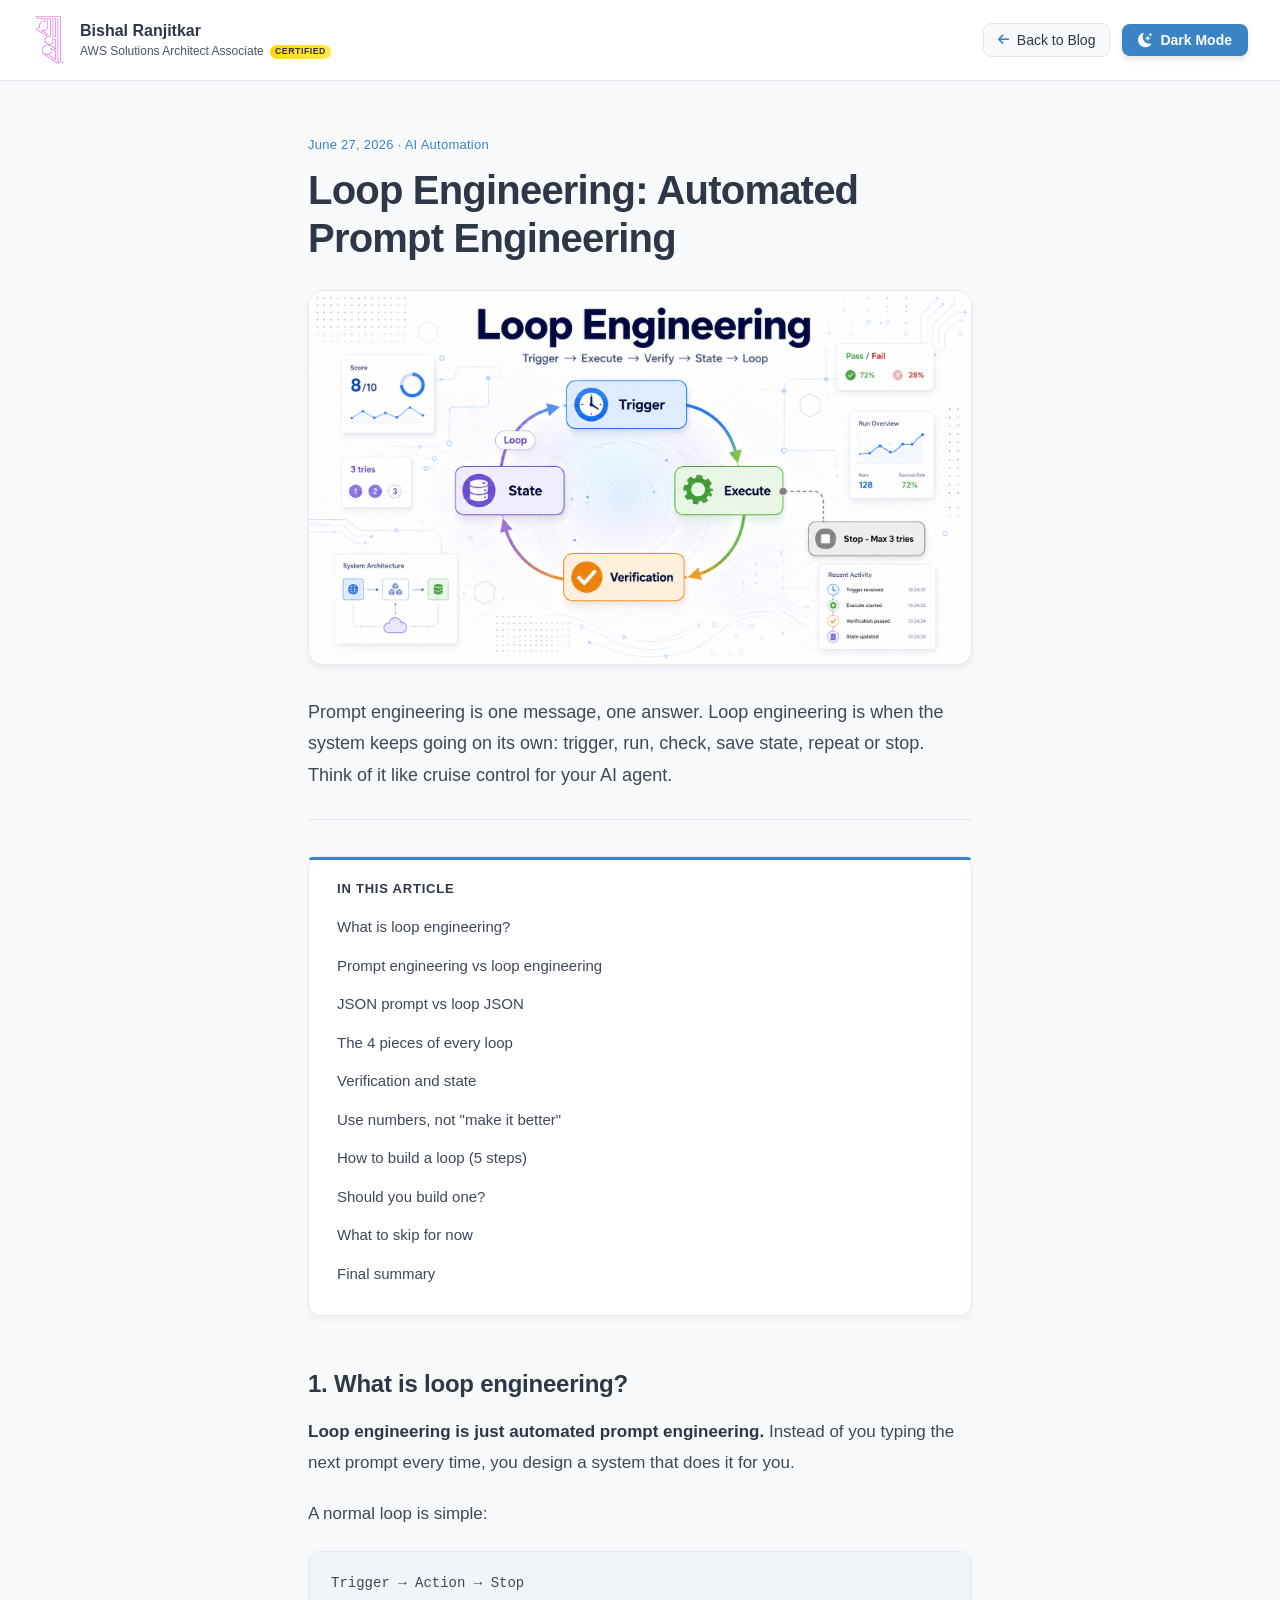
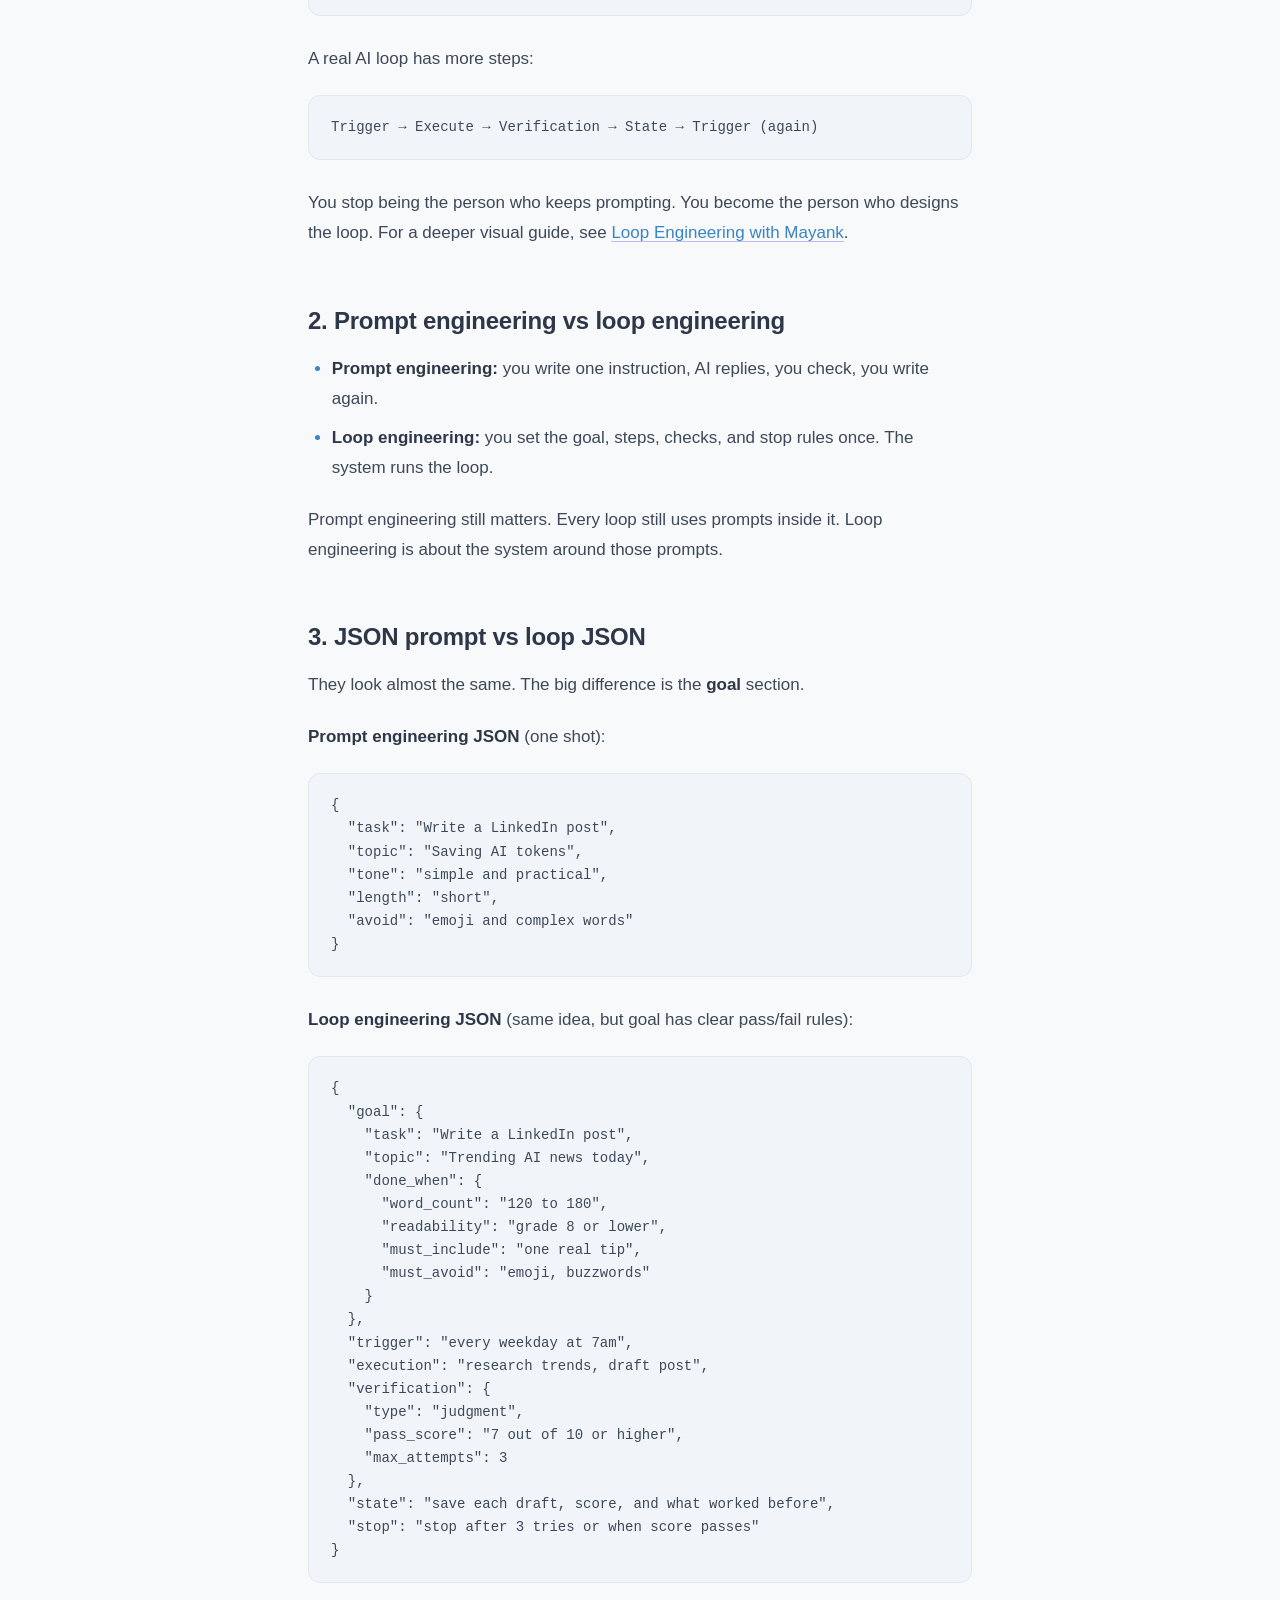
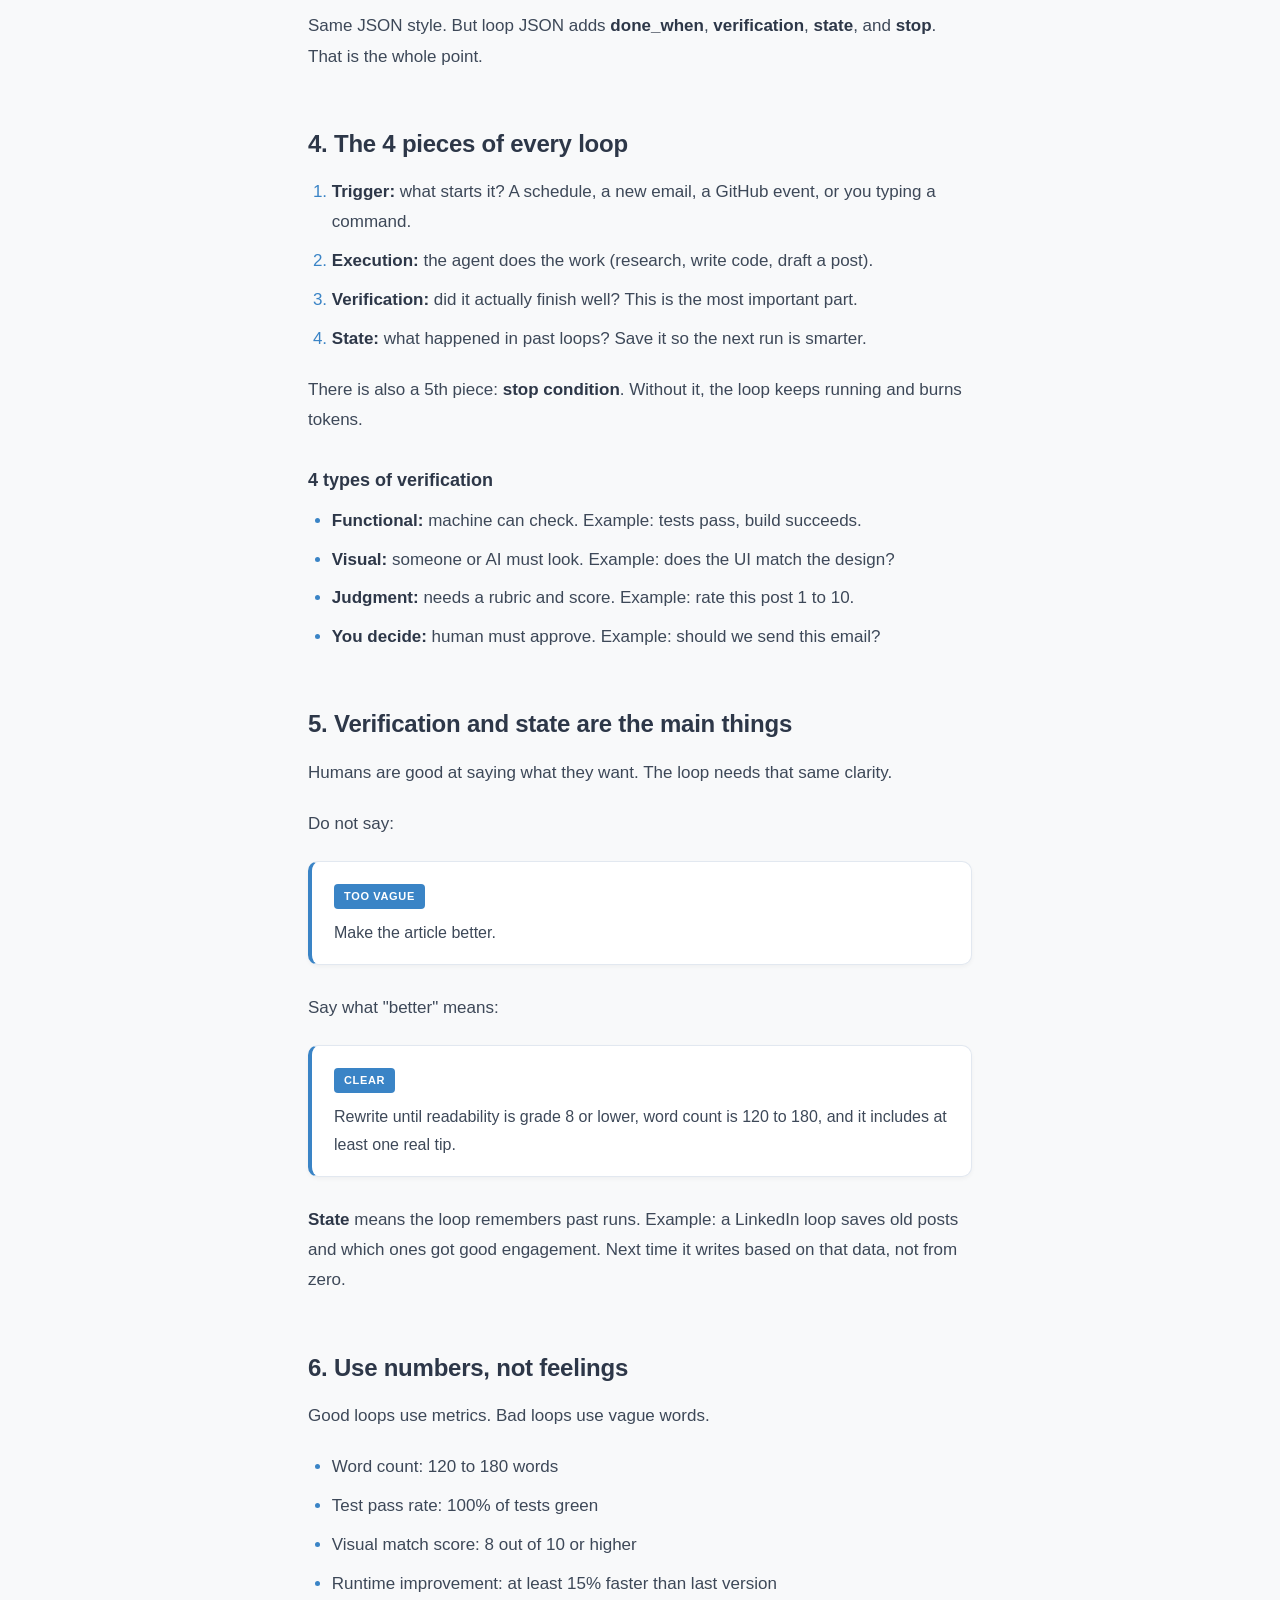
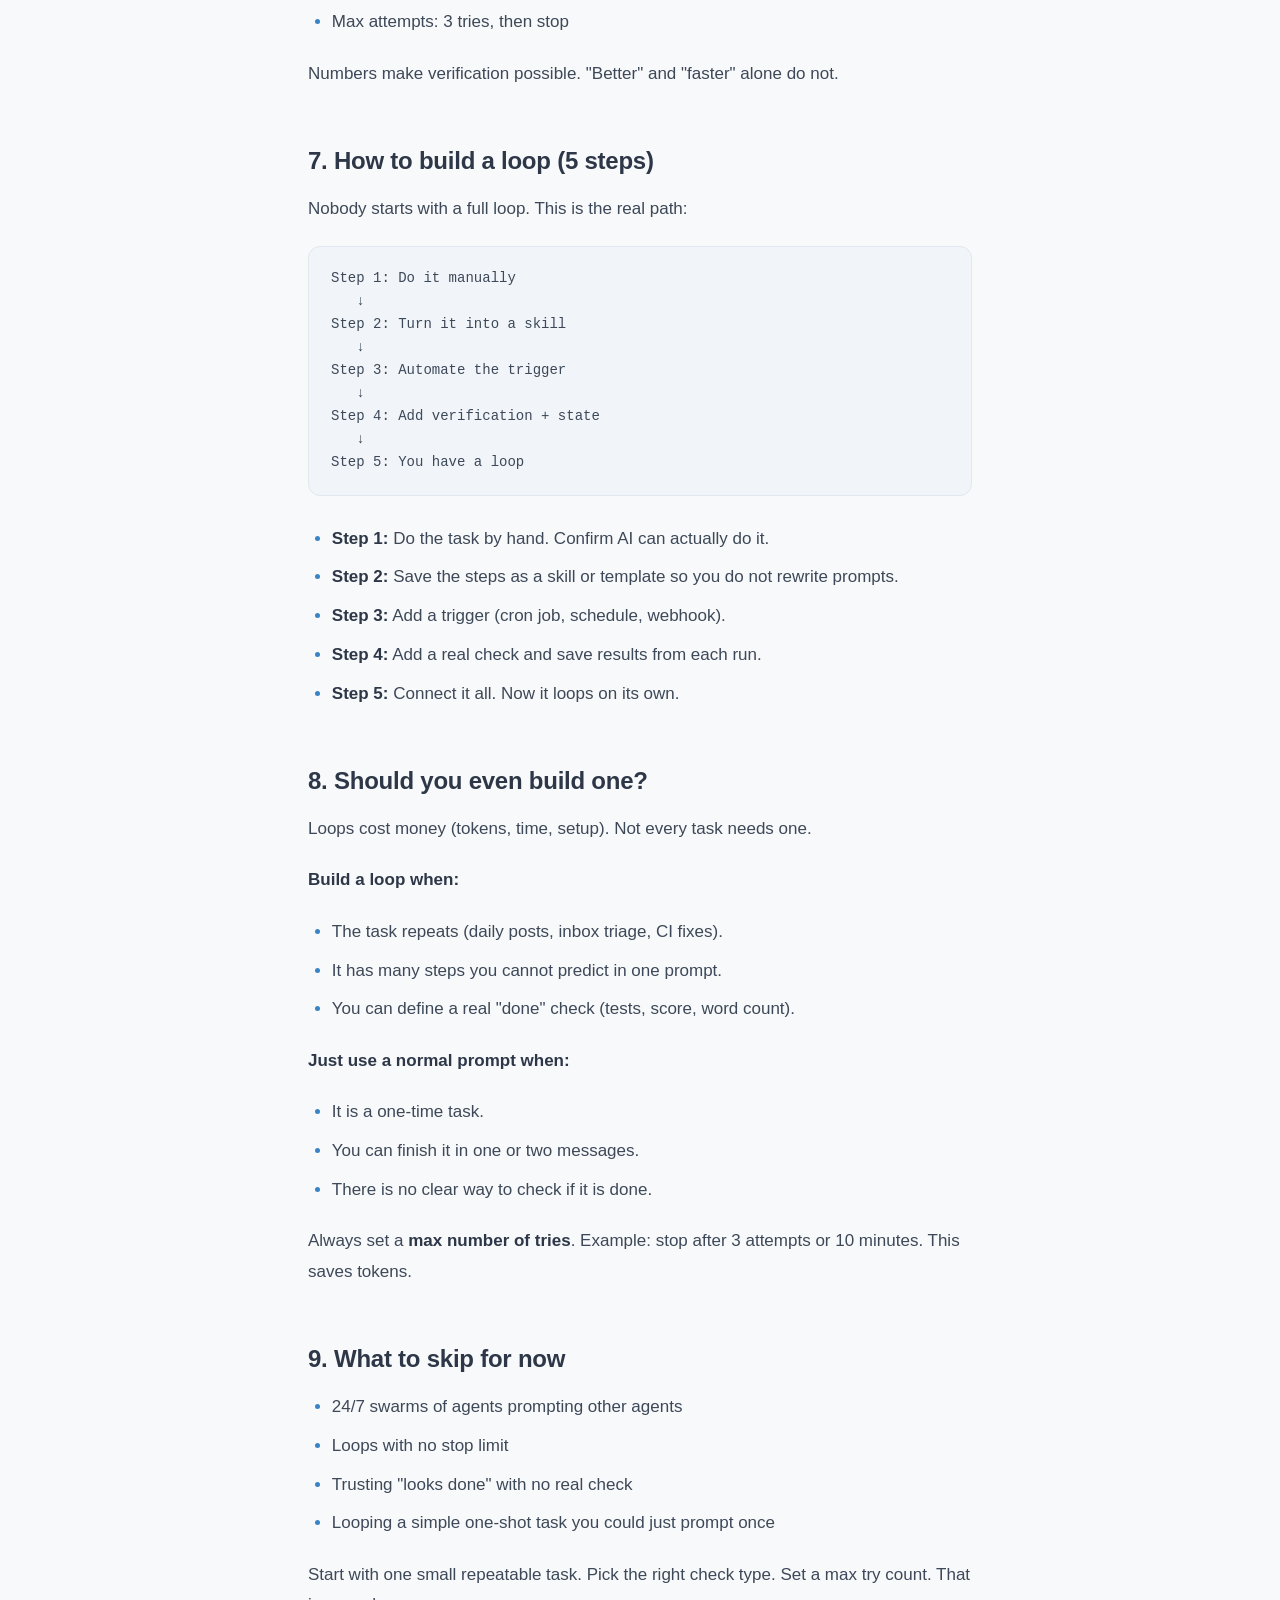
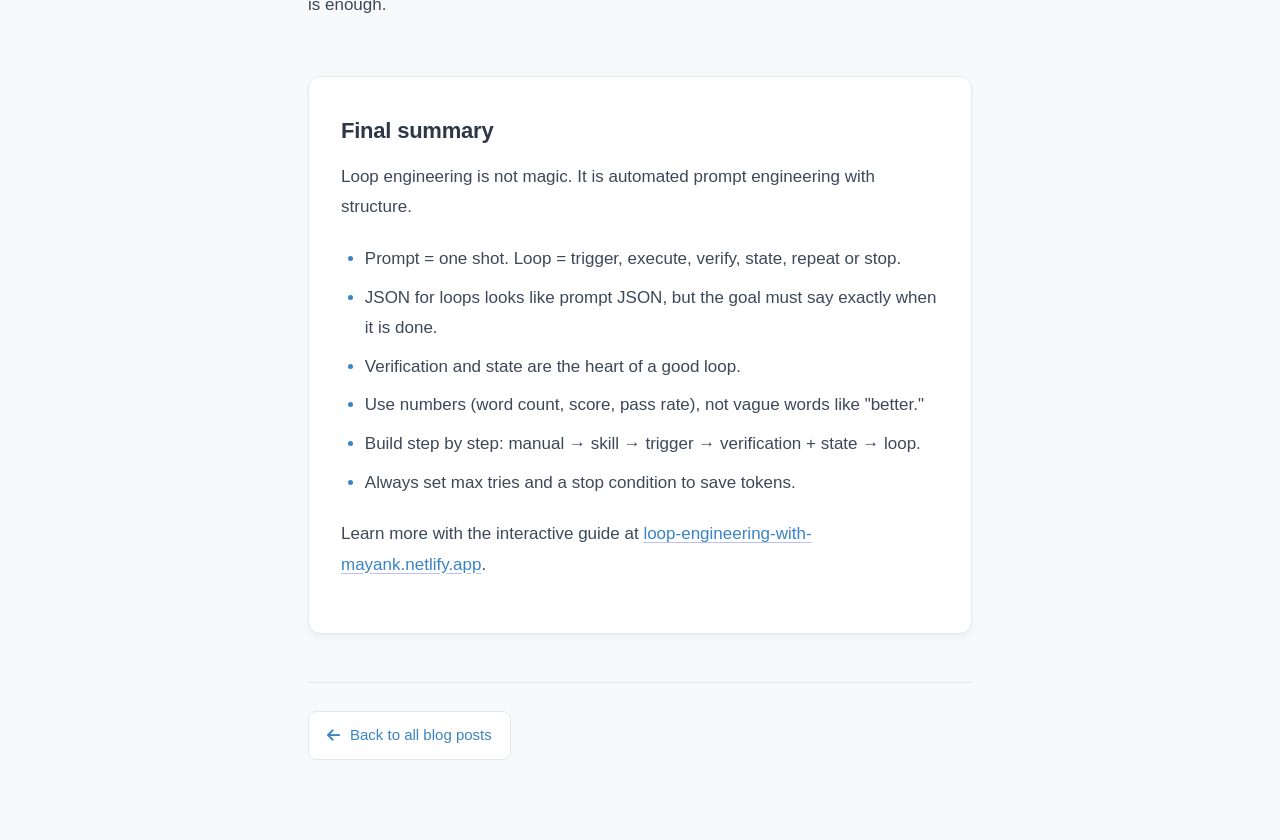
<file: blog/loop-engineering.html>
<!DOCTYPE html>
<html lang="en" data-theme="light">

<head>
  <meta charset="UTF-8" />
  <meta name="viewport" content="width=device-width, initial-scale=1.0" />
  <title>Loop Engineering: Automated Prompt Engineering | Bishal Ranjitkar</title>
  <meta name="description"
    content="Loop engineering is automated prompt engineering for AI automation. A loop is cruise control for your AI agent: trigger, execute, verify, state, and stop." />
  <link rel="canonical" href="https://bishalranjitkar.com.np/blog/loop-engineering.html" />

  <meta property="og:type" content="article" />
  <meta property="og:site_name" content="Bishal Ranjitkar" />
  <meta property="og:title" content="Loop Engineering: Automated Prompt Engineering" />
  <meta property="og:description"
    content="A loop is cruise control for your AI agent. Learn trigger, execute, verification, state, and stop conditions for AI automation workflows." />
  <meta property="og:url" content="https://bishalranjitkar.com.np/blog/loop-engineering.html" />
  <meta property="og:image" content="https://bishalranjitkar.com.np/images/loop_engineering.png" />
  <meta property="og:image:secure_url" content="https://bishalranjitkar.com.np/images/loop_engineering.png" />
  <meta property="og:image:type" content="image/png" />
  <meta property="og:image:width" content="1672" />
  <meta property="og:image:height" content="941" />
  <meta property="og:image:alt" content="Loop Engineering diagram: Trigger, Execute, Verification, State, and Stop" />

  <meta name="twitter:card" content="summary_large_image" />
  <meta name="twitter:title" content="Loop Engineering: Automated Prompt Engineering" />
  <meta name="twitter:description"
    content="A loop is cruise control for your AI agent. Trigger, execute, verify, state, and stop for AI automation workflows." />
  <meta name="twitter:image" content="https://bishalranjitkar.com.np/images/loop_engineering.png" />
  <meta name="twitter:image:alt" content="Loop Engineering diagram: Trigger, Execute, Verification, State, and Stop" />

  <link rel="preconnect" href="https://fonts.googleapis.com" />
  <link rel="preconnect" href="https://fonts.gstatic.com" crossorigin />
  <link
    href="https://fonts.googleapis.com/css2?family=IBM+Plex+Mono:wght@400;500&family=IBM+Plex+Sans:wght@400;500;600;700&family=Syne:wght@600;700;800&display=swap"
    rel="stylesheet" />
  <link rel="icon" type="image/png" href="../images/devops.png" />
  <link rel="stylesheet" href="https://cdnjs.cloudflare.com/ajax/libs/font-awesome/6.0.0-beta3/css/all.min.css" />
  <link rel="stylesheet" href="https://cdn.jsdelivr.net/npm/bootstrap-icons@1.11.3/font/bootstrap-icons.min.css" />
  <link rel="stylesheet" href="../style.css" />
</head>

<body class="blog-post-page">
  <header class="blog-post-header">
    <a href="../index.html" class="blog-post-brand" aria-label="Home">
      <img src="../images/logo.png" alt="" class="blog-post-brand-logo" />
      <div class="blog-post-brand-info">
        <span class="blog-post-brand-name">Bishal Ranjitkar</span>
        <p class="blog-post-brand-title">AWS Solutions Architect Associate <span class="certified-tag">Certified</span></p>
      </div>
    </a>
    <nav class="blog-post-header-actions" aria-label="Blog navigation">
      <a href="../index.html#blog" class="blog-post-back">
        <i class="fa-solid fa-arrow-left" aria-hidden="true"></i>
        <span>Back to Blog</span>
      </a>
      <button type="button" class="blog-post-theme-toggle" id="blog-theme-toggle" aria-label="Toggle theme">
        <i class="bi bi-moon-stars-fill icon" aria-hidden="true"></i>
        <span id="blog-theme-text">Dark Mode</span>
      </button>
    </nav>
  </header>

  <article class="blog-post-container">
    <p class="blog-post-meta">June 27, 2026 · AI Automation</p>
    <h1>Loop Engineering: Automated Prompt Engineering</h1>

    <figure class="blog-post-cover">
      <img src="../images/loop_engineering.png"
        alt="Loop Engineering diagram showing Trigger, Execute, Verification, State, and Stop with max 3 tries"
        width="1672" height="941" />
    </figure>

    <p class="blog-post-lead">
      Prompt engineering is one message, one answer. Loop engineering is when the system keeps going on its own:
      trigger, run, check, save state, repeat or stop. Think of it like cruise control for your AI agent.
    </p>

    <nav class="blog-post-toc" aria-label="Table of contents">
      <h2>In this article</h2>
      <ul>
        <li><a href="#what-is-it">What is loop engineering?</a></li>
        <li><a href="#vs-prompt">Prompt engineering vs loop engineering</a></li>
        <li><a href="#json-diff">JSON prompt vs loop JSON</a></li>
        <li><a href="#four-pieces">The 4 pieces of every loop</a></li>
        <li><a href="#verification-state">Verification and state</a></li>
        <li><a href="#metrics">Use numbers, not "make it better"</a></li>
        <li><a href="#how-to-build">How to build a loop (5 steps)</a></li>
        <li><a href="#should-you">Should you build one?</a></li>
        <li><a href="#skip">What to skip for now</a></li>
        <li><a href="#summary">Final summary</a></li>
      </ul>
    </nav>

    <div class="blog-post-body">
      <h2 id="what-is-it">1. What is loop engineering?</h2>
      <p>
        <strong>Loop engineering is just automated prompt engineering.</strong> Instead of you typing the next prompt
        every time, you design a system that does it for you.
      </p>
      <p>A normal loop is simple:</p>
      <pre><code>Trigger → Action → Stop</code></pre>
      <p>A real AI loop has more steps:</p>
      <pre><code>Trigger → Execute → Verification → State → Trigger (again)</code></pre>
      <p>
        You stop being the person who keeps prompting. You become the person who designs the loop. For a deeper visual
        guide, see
        <a href="https://loop-engineering-with-mayank.netlify.app/" target="_blank" rel="noopener noreferrer">Loop
          Engineering with Mayank</a>.
      </p>

      <h2 id="vs-prompt">2. Prompt engineering vs loop engineering</h2>
      <ul>
        <li><strong>Prompt engineering:</strong> you write one instruction, AI replies, you check, you write again.</li>
        <li><strong>Loop engineering:</strong> you set the goal, steps, checks, and stop rules once. The system runs
          the loop.</li>
      </ul>
      <p>Prompt engineering still matters. Every loop still uses prompts inside it. Loop engineering is about the
        system around those prompts.</p>

      <h2 id="json-diff">3. JSON prompt vs loop JSON</h2>
      <p>They look almost the same. The big difference is the <strong>goal</strong> section.</p>

      <p><strong>Prompt engineering JSON</strong> (one shot):</p>
      <pre><code>{
  "task": "Write a LinkedIn post",
  "topic": "Saving AI tokens",
  "tone": "simple and practical",
  "length": "short",
  "avoid": "emoji and complex words"
}</code></pre>

      <p><strong>Loop engineering JSON</strong> (same idea, but goal has clear pass/fail rules):</p>
      <pre><code>{
  "goal": {
    "task": "Write a LinkedIn post",
    "topic": "Trending AI news today",
    "done_when": {
      "word_count": "120 to 180",
      "readability": "grade 8 or lower",
      "must_include": "one real tip",
      "must_avoid": "emoji, buzzwords"
    }
  },
  "trigger": "every weekday at 7am",
  "execution": "research trends, draft post",
  "verification": {
    "type": "judgment",
    "pass_score": "7 out of 10 or higher",
    "max_attempts": 3
  },
  "state": "save each draft, score, and what worked before",
  "stop": "stop after 3 tries or when score passes"
}</code></pre>
      <p>
        Same JSON style. But loop JSON adds <strong>done_when</strong>, <strong>verification</strong>,
        <strong>state</strong>, and <strong>stop</strong>. That is the whole point.
      </p>

      <h2 id="four-pieces">4. The 4 pieces of every loop</h2>
      <ol>
        <li><strong>Trigger:</strong> what starts it? A schedule, a new email, a GitHub event, or you typing a
          command.</li>
        <li><strong>Execution:</strong> the agent does the work (research, write code, draft a post).</li>
        <li><strong>Verification:</strong> did it actually finish well? This is the most important part.</li>
        <li><strong>State:</strong> what happened in past loops? Save it so the next run is smarter.</li>
      </ol>
      <p>There is also a 5th piece: <strong>stop condition</strong>. Without it, the loop keeps running and burns
        tokens.</p>

      <h3>4 types of verification</h3>
      <ul>
        <li><strong>Functional:</strong> machine can check. Example: tests pass, build succeeds.</li>
        <li><strong>Visual:</strong> someone or AI must look. Example: does the UI match the design?</li>
        <li><strong>Judgment:</strong> needs a rubric and score. Example: rate this post 1 to 10.</li>
        <li><strong>You decide:</strong> human must approve. Example: should we send this email?</li>
      </ul>

      <h2 id="verification-state">5. Verification and state are the main things</h2>
      <p>Humans are good at saying what they want. The loop needs that same clarity.</p>
      <p>Do not say:</p>
      <div class="blog-post-example">
        <div class="label">Too vague</div>
        <p>Make the article better.</p>
      </div>
      <p>Say what "better" means:</p>
      <div class="blog-post-example">
        <div class="label">Clear</div>
        <p>Rewrite until readability is grade 8 or lower, word count is 120 to 180, and it includes at least one real
          tip.</p>
      </div>
      <p>
        <strong>State</strong> means the loop remembers past runs. Example: a LinkedIn loop saves old posts and which
        ones got good engagement. Next time it writes based on that data, not from zero.
      </p>

      <h2 id="metrics">6. Use numbers, not feelings</h2>
      <p>Good loops use metrics. Bad loops use vague words.</p>
      <ul>
        <li>Word count: 120 to 180 words</li>
        <li>Test pass rate: 100% of tests green</li>
        <li>Visual match score: 8 out of 10 or higher</li>
        <li>Runtime improvement: at least 15% faster than last version</li>
        <li>Max attempts: 3 tries, then stop</li>
      </ul>
      <p>Numbers make verification possible. "Better" and "faster" alone do not.</p>

      <h2 id="how-to-build">7. How to build a loop (5 steps)</h2>
      <p>Nobody starts with a full loop. This is the real path:</p>
      <pre><code>Step 1: Do it manually
   ↓
Step 2: Turn it into a skill
   ↓
Step 3: Automate the trigger
   ↓
Step 4: Add verification + state
   ↓
Step 5: You have a loop</code></pre>
      <ul>
        <li><strong>Step 1:</strong> Do the task by hand. Confirm AI can actually do it.</li>
        <li><strong>Step 2:</strong> Save the steps as a skill or template so you do not rewrite prompts.</li>
        <li><strong>Step 3:</strong> Add a trigger (cron job, schedule, webhook).</li>
        <li><strong>Step 4:</strong> Add a real check and save results from each run.</li>
        <li><strong>Step 5:</strong> Connect it all. Now it loops on its own.</li>
      </ul>

      <h2 id="should-you">8. Should you even build one?</h2>
      <p>Loops cost money (tokens, time, setup). Not every task needs one.</p>
      <p><strong>Build a loop when:</strong></p>
      <ul>
        <li>The task repeats (daily posts, inbox triage, CI fixes).</li>
        <li>It has many steps you cannot predict in one prompt.</li>
        <li>You can define a real "done" check (tests, score, word count).</li>
      </ul>
      <p><strong>Just use a normal prompt when:</strong></p>
      <ul>
        <li>It is a one-time task.</li>
        <li>You can finish it in one or two messages.</li>
        <li>There is no clear way to check if it is done.</li>
      </ul>
      <p>Always set a <strong>max number of tries</strong>. Example: stop after 3 attempts or 10 minutes. This saves
        tokens.</p>

      <h2 id="skip">9. What to skip for now</h2>
      <ul>
        <li>24/7 swarms of agents prompting other agents</li>
        <li>Loops with no stop limit</li>
        <li>Trusting "looks done" with no real check</li>
        <li>Looping a simple one-shot task you could just prompt once</li>
      </ul>
      <p>Start with one small repeatable task. Pick the right check type. Set a max try count. That is enough.</p>

      <section class="blog-post-summary" id="summary">
        <h2>Final summary</h2>
        <p>Loop engineering is not magic. It is automated prompt engineering with structure.</p>
        <ul>
          <li>Prompt = one shot. Loop = trigger, execute, verify, state, repeat or stop.</li>
          <li>JSON for loops looks like prompt JSON, but the goal must say exactly when it is done.</li>
          <li>Verification and state are the heart of a good loop.</li>
          <li>Use numbers (word count, score, pass rate), not vague words like "better."</li>
          <li>Build step by step: manual → skill → trigger → verification + state → loop.</li>
          <li>Always set max tries and a stop condition to save tokens.</li>
        </ul>
        <p>
          Learn more with the interactive guide at
          <a href="https://loop-engineering-with-mayank.netlify.app/" target="_blank"
            rel="noopener noreferrer">loop-engineering-with-mayank.netlify.app</a>.
        </p>
      </section>

      <div class="blog-post-footer-nav">
        <a href="../index.html#blog"><i class="fa-solid fa-arrow-left"></i> Back to all blog posts</a>
      </div>
    </div>
  </article>

  <script>
    (function () {
      const toggleBtn = document.getElementById("blog-theme-toggle");
      const text = document.getElementById("blog-theme-text");
      const icon = toggleBtn.querySelector("i");

      let theme = localStorage.getItem("theme") || "light";

      function applyTheme(t) {
        document.documentElement.setAttribute("data-theme", t);
        localStorage.setItem("theme", t);
        if (t === "dark") {
          icon.className = "bi bi-brightness-high-fill icon";
          text.textContent = "Light Mode";
        } else {
          icon.className = "bi bi-moon-stars-fill icon";
          text.textContent = "Dark Mode";
        }
      }

      applyTheme(theme);

      toggleBtn.addEventListener("click", () => {
        theme = theme === "dark" ? "light" : "dark";
        applyTheme(theme);
      });
    })();
  </script>
</body>

</html>
</file>
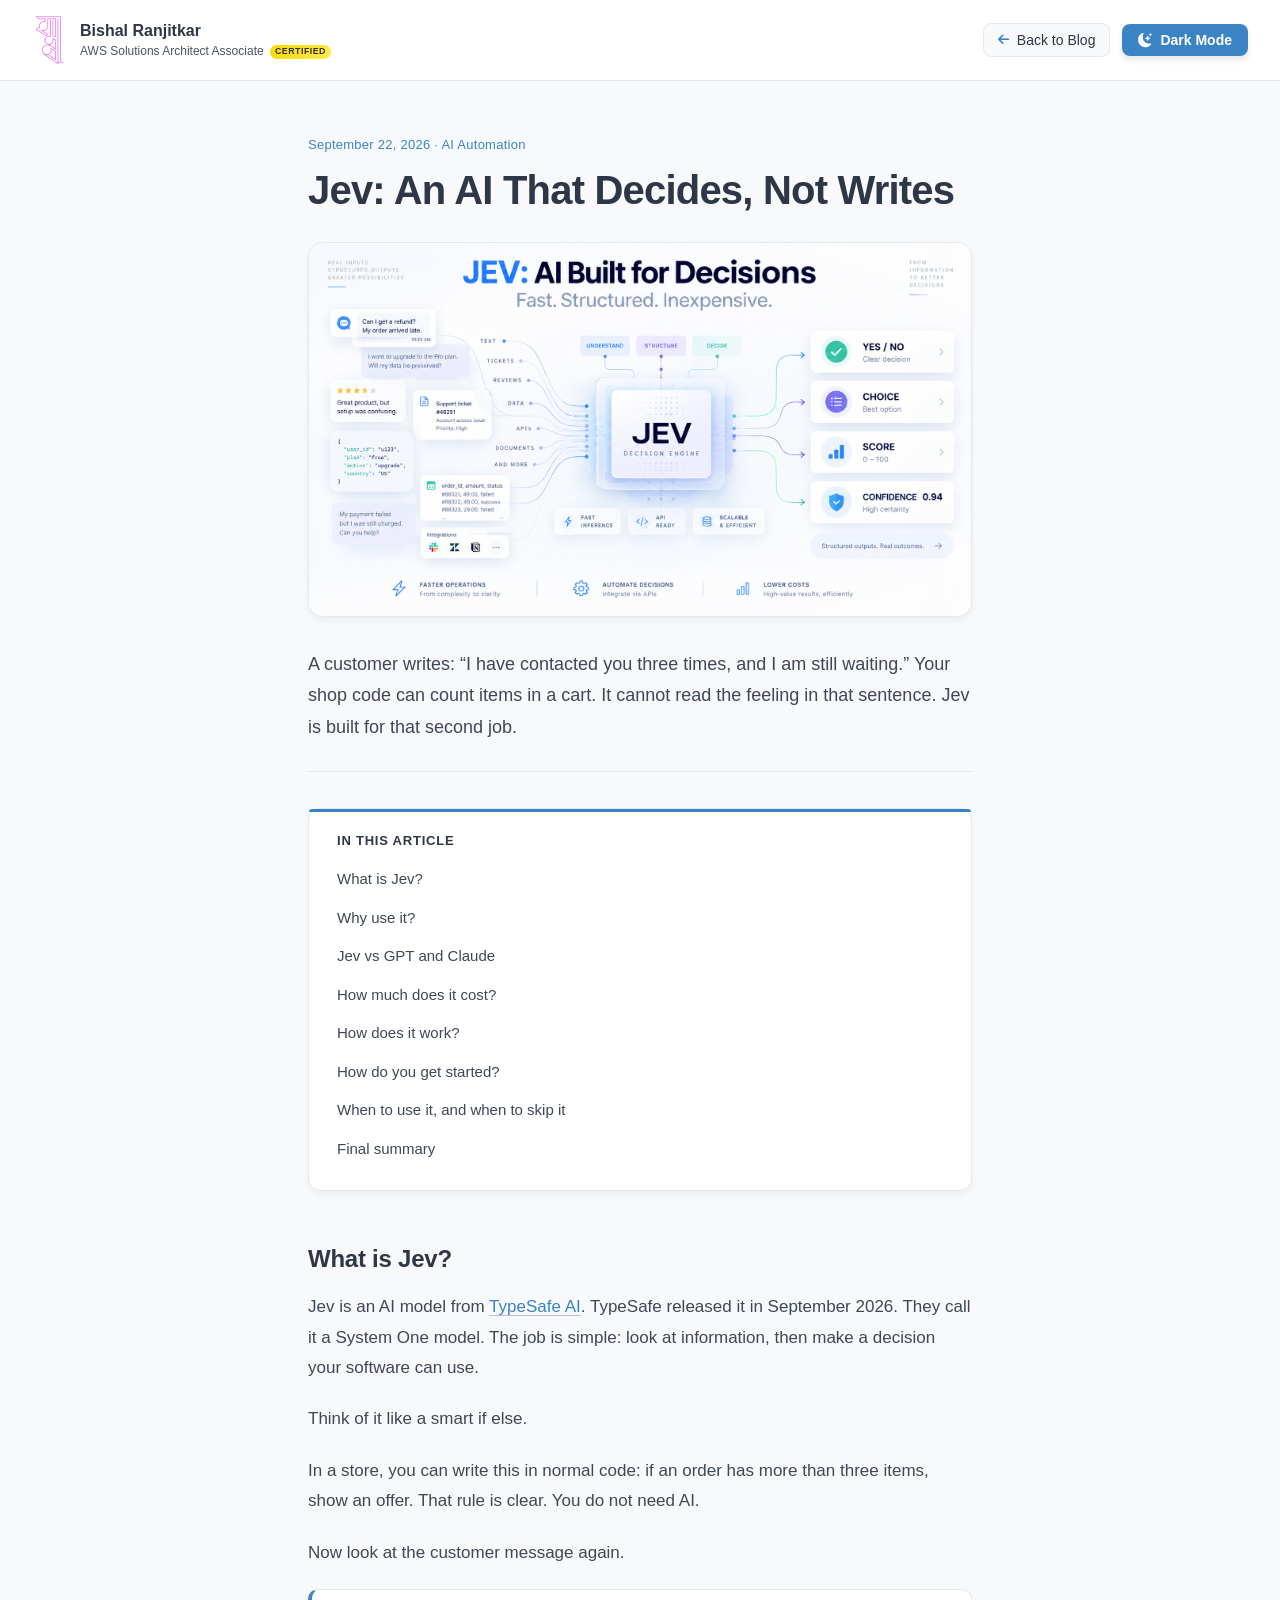
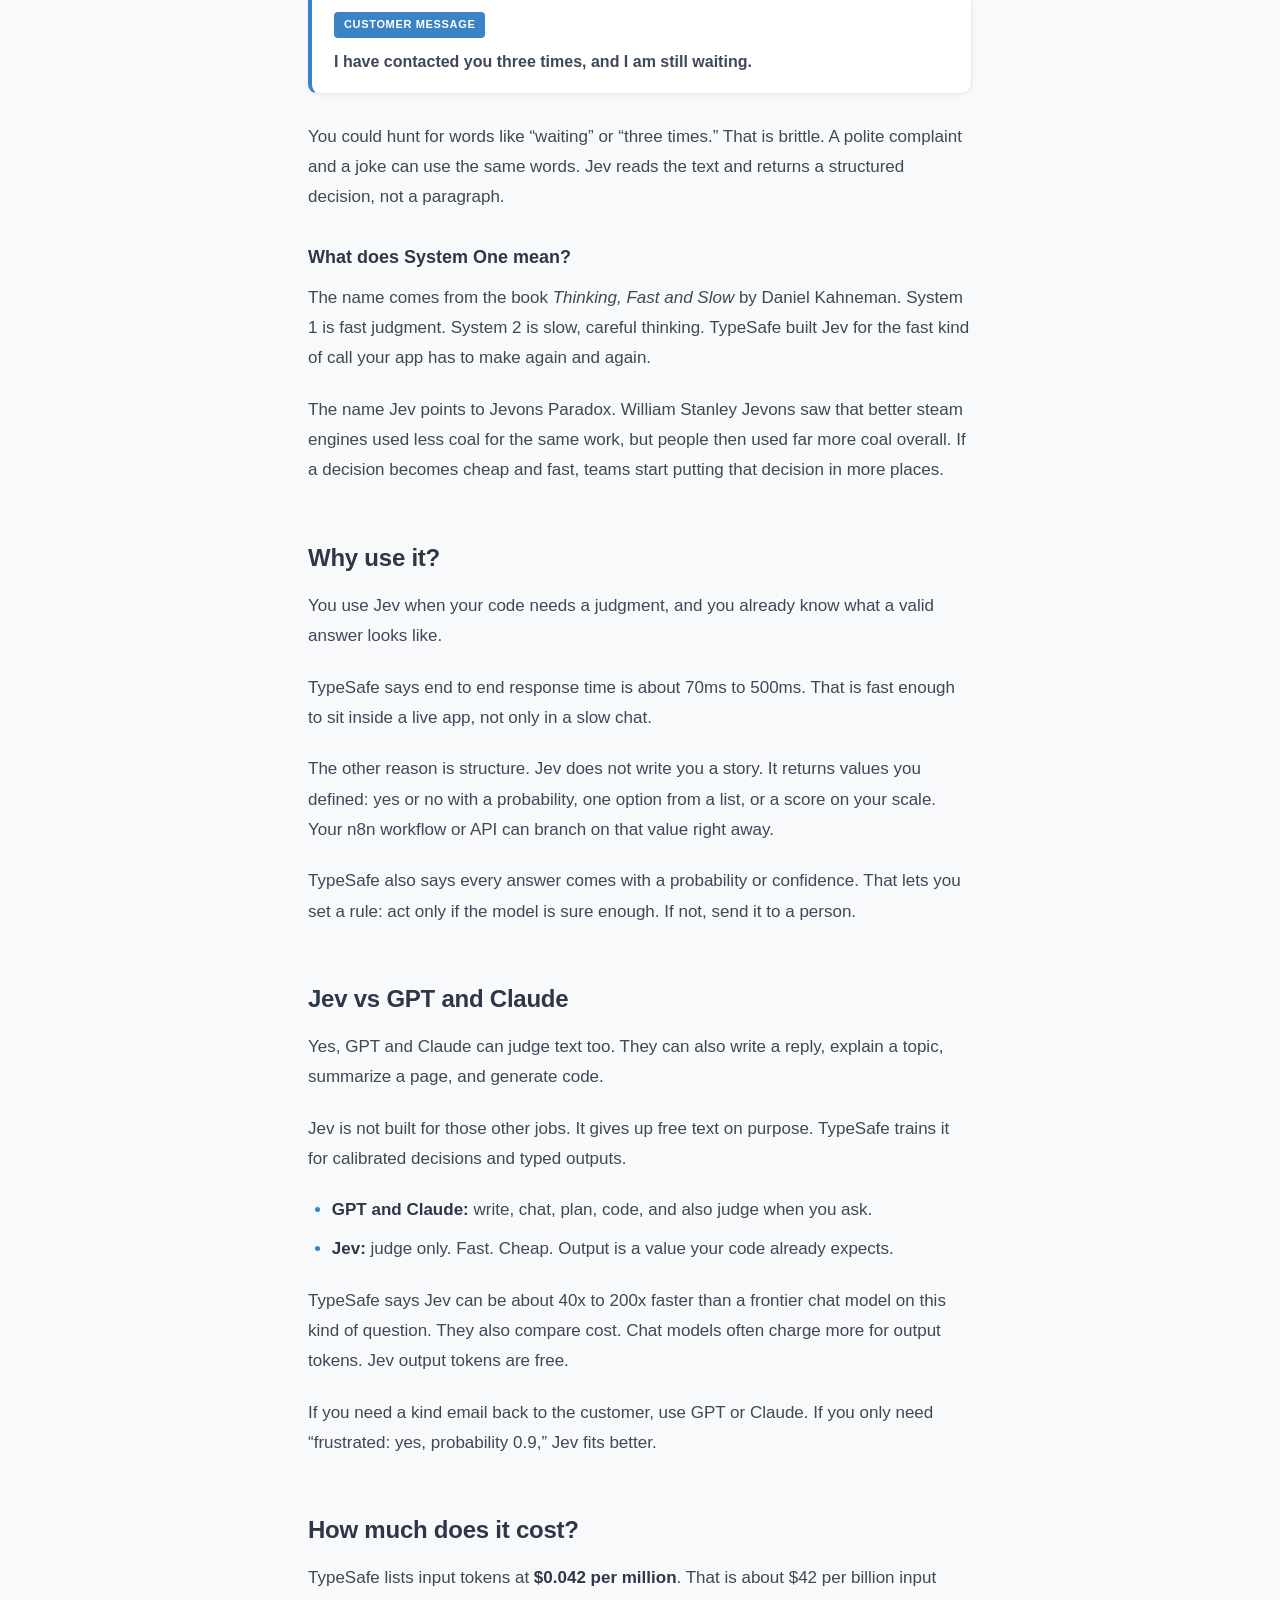
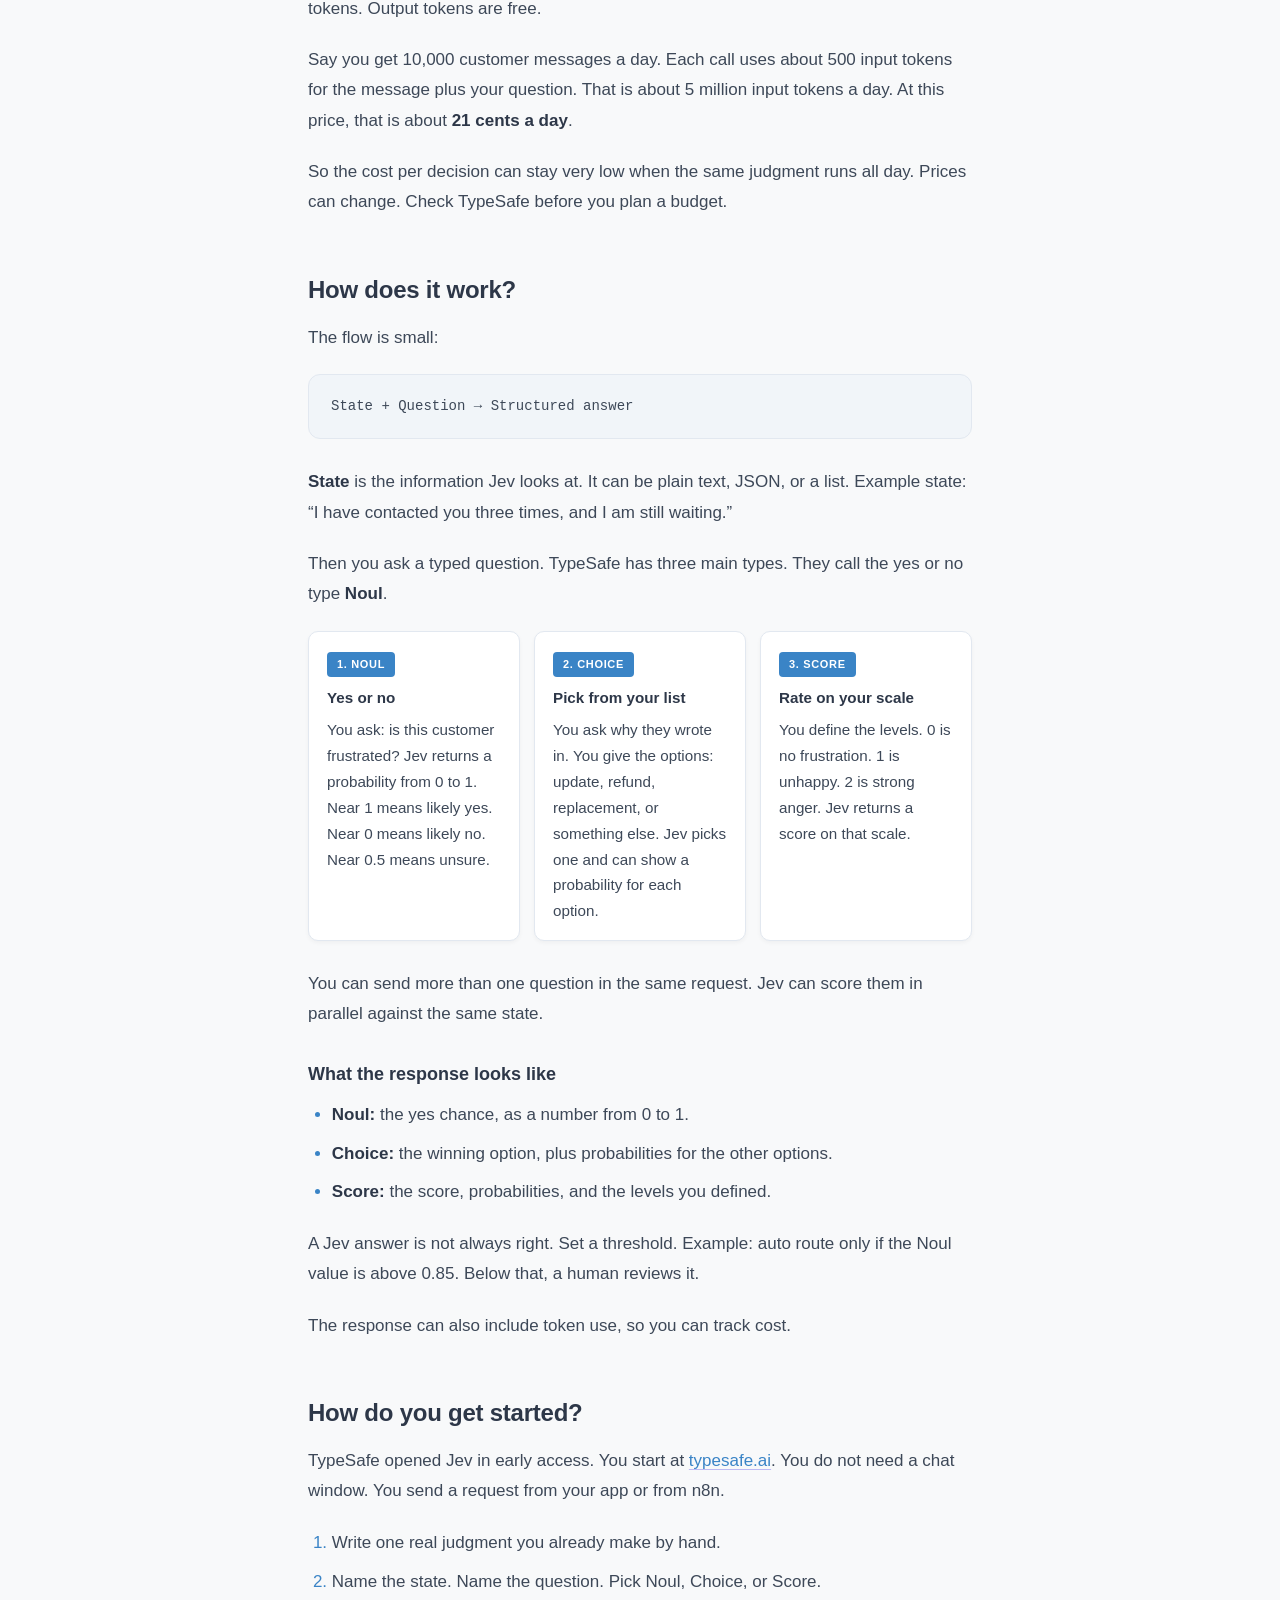
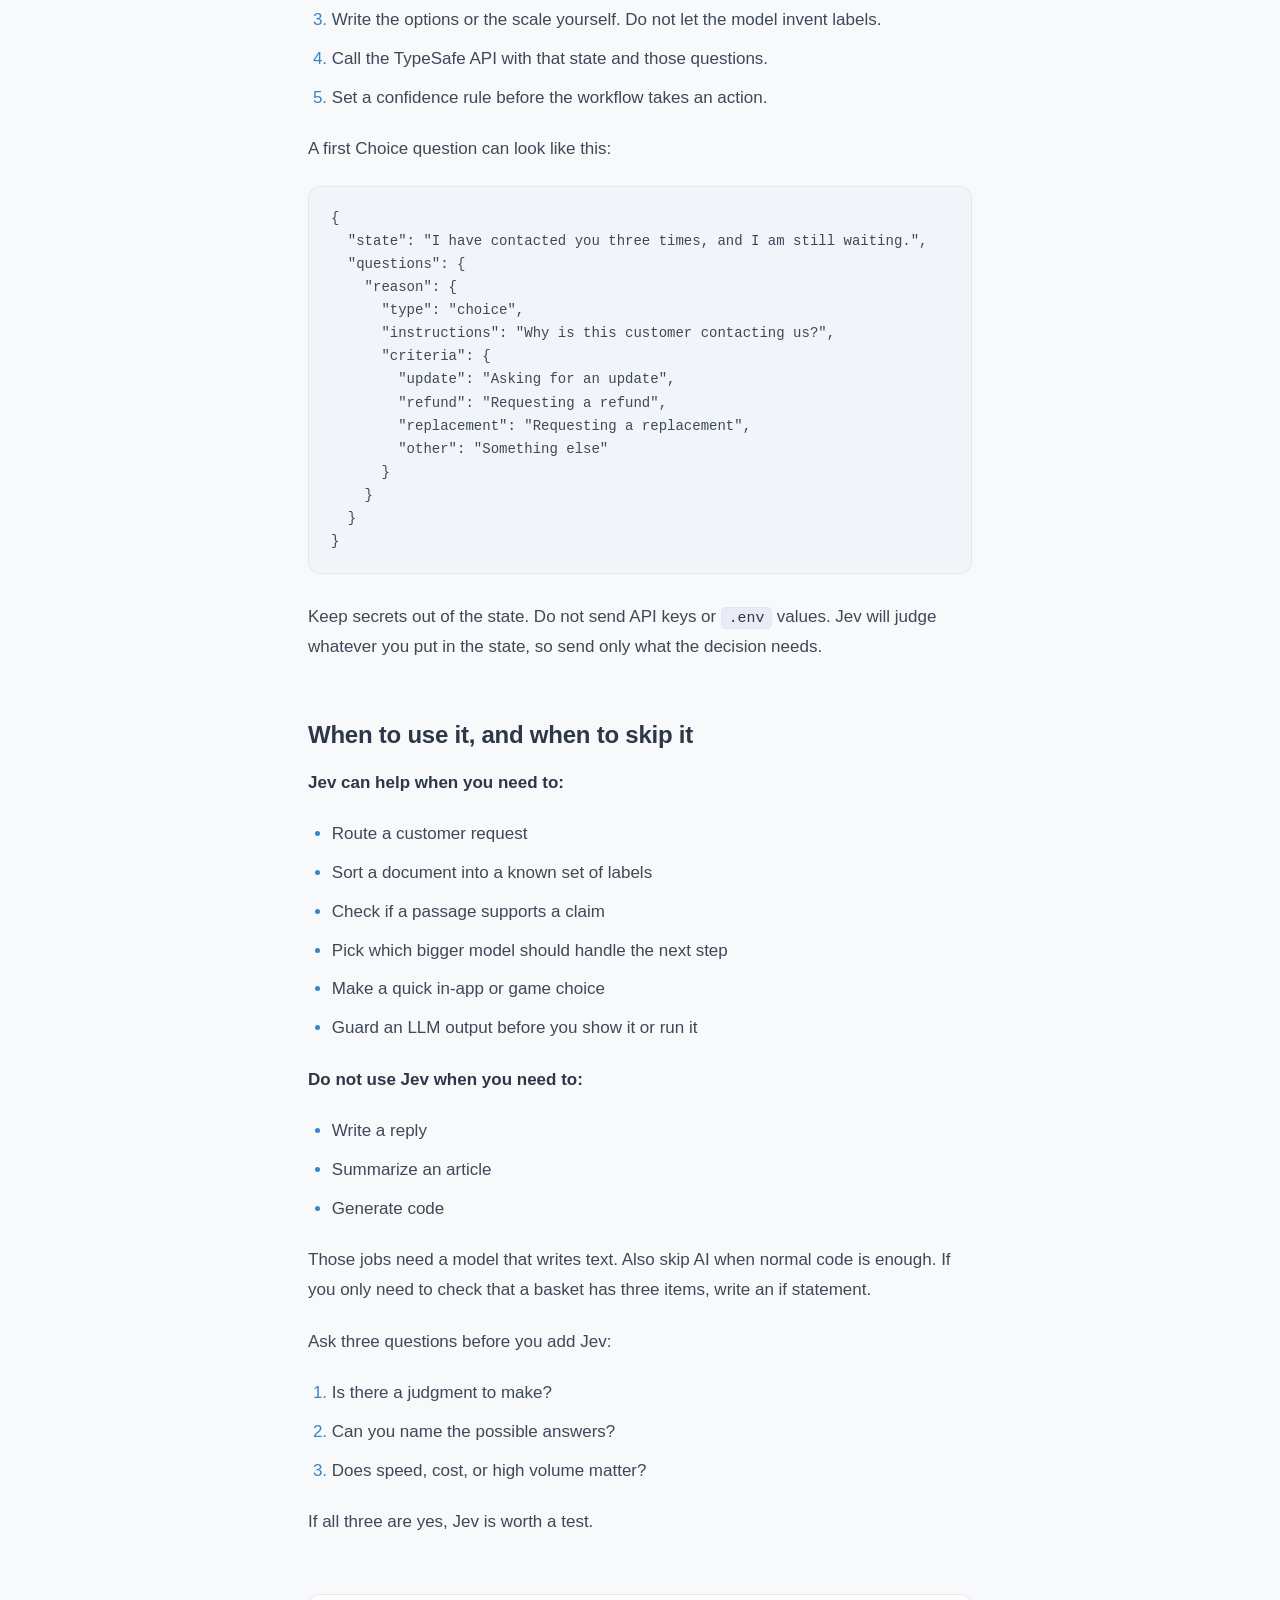
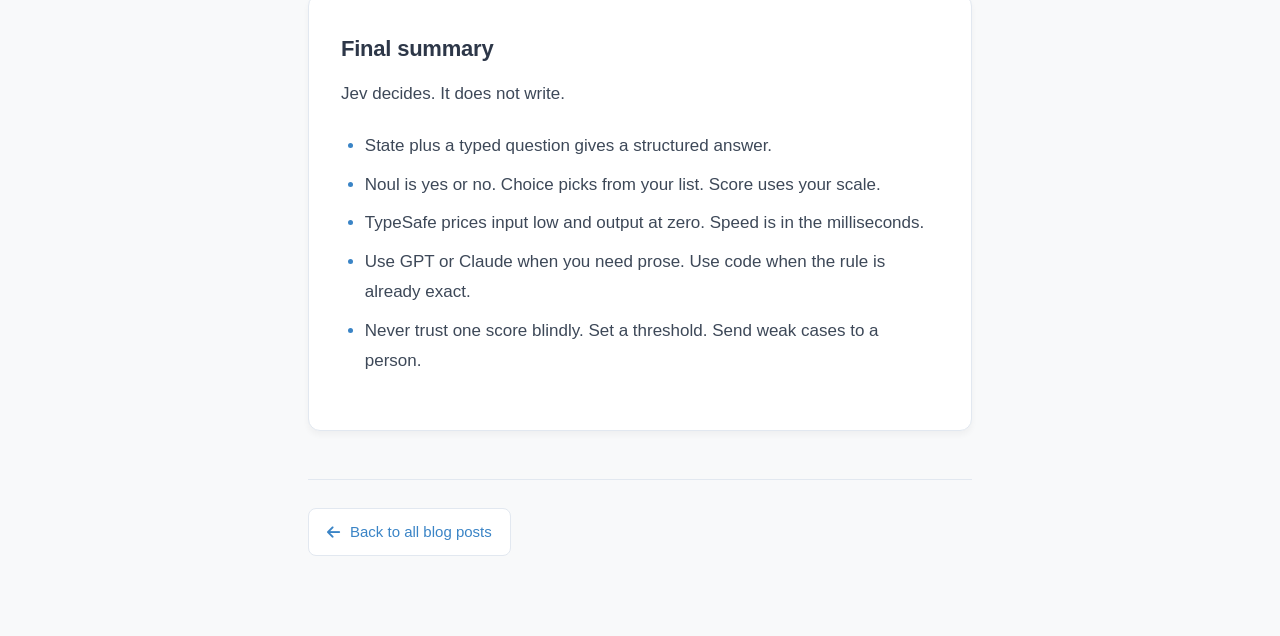
<file: blog/what-is-jev.html>
<!DOCTYPE html>
<html lang="en" data-theme="light">

<head>
  <meta charset="UTF-8" />
  <meta name="viewport" content="width=device-width, initial-scale=1.0" />
  <title>Jev: An AI That Decides, Not Writes | Bishal Ranjitkar</title>
  <meta name="description"
    content="Jev is a TypeSafe AI model built for fast, structured decisions. Learn what it is, how Noul, Choice, and Score questions work, what it costs, and when to skip it." />
  <link rel="canonical" href="https://bishalranjitkar.com.np/blog/what-is-jev.html" />

  <meta property="og:type" content="article" />
  <meta property="og:site_name" content="Bishal Ranjitkar" />
  <meta property="og:title" content="Jev: An AI That Decides, Not Writes" />
  <meta property="og:description"
    content="Jev is TypeSafe AI's System One model. It reads state, answers a typed question, and returns a decision your code can use." />
  <meta property="og:url" content="https://bishalranjitkar.com.np/blog/what-is-jev.html" />
  <meta property="og:image" content="https://bishalranjitkar.com.np/images/jev.png" />
  <meta property="og:image:secure_url" content="https://bishalranjitkar.com.np/images/jev.png" />
  <meta property="og:image:type" content="image/png" />
  <meta property="og:image:width" content="1672" />
  <meta property="og:image:height" content="941" />
  <meta property="og:image:alt" content="Jev cover: tickets, reviews, and APIs flow into a decision engine, then yes or no, choice, score, and confidence" />

  <meta name="twitter:card" content="summary_large_image" />
  <meta name="twitter:title" content="Jev: An AI That Decides, Not Writes" />
  <meta name="twitter:description"
    content="A simple guide to Jev: fast structured decisions, three question types, cost, and when not to use it." />
  <meta name="twitter:image" content="https://bishalranjitkar.com.np/images/jev.png" />
  <meta name="twitter:image:alt" content="Jev cover: tickets, reviews, and APIs flow into a decision engine, then yes or no, choice, score, and confidence" />

  <link rel="preconnect" href="https://fonts.googleapis.com" />
  <link rel="preconnect" href="https://fonts.gstatic.com" crossorigin />
  <link
    href="https://fonts.googleapis.com/css2?family=IBM+Plex+Mono:wght@400;500&family=IBM+Plex+Sans:wght@400;500;600;700&family=Syne:wght@600;700;800&display=swap"
    rel="stylesheet" />
  <link rel="icon" type="image/png" href="../images/devops.png" />
  <link rel="stylesheet" href="https://cdnjs.cloudflare.com/ajax/libs/font-awesome/6.0.0-beta3/css/all.min.css" />
  <link rel="stylesheet" href="https://cdn.jsdelivr.net/npm/bootstrap-icons@1.11.3/font/bootstrap-icons.min.css" />
  <link rel="stylesheet" href="../style.css" />
  <style>
    .jev-quote {
      font-size: 1.2rem;
      font-weight: 600;
      line-height: 1.5;
      color: var(--text-color);
    }

    .jev-types {
      display: grid;
      gap: 14px;
      margin: 20px 0 28px;
    }

    @media (min-width: 720px) {
      .jev-types {
        grid-template-columns: repeat(3, 1fr);
      }
    }

    .jev-type {
      margin: 0;
      padding: 16px 18px;
      border: 1px solid var(--border-color);
      border-radius: 10px;
      background: var(--secondary-bg);
    }

    .jev-type .label {
      margin-bottom: 8px;
    }

    .jev-type p {
      margin: 0;
      font-size: 0.95rem;
    }

    .jev-type strong {
      display: block;
      margin-bottom: 6px;
      color: var(--text-color);
    }
  </style>
</head>

<body class="blog-post-page">
  <header class="blog-post-header">
    <a href="../index.html" class="blog-post-brand" aria-label="Home">
      <img src="../images/logo.png" alt="" class="blog-post-brand-logo" />
      <div class="blog-post-brand-info">
        <span class="blog-post-brand-name">Bishal Ranjitkar</span>
        <p class="blog-post-brand-title">AWS Solutions Architect Associate <span class="certified-tag">Certified</span></p>
      </div>
    </a>
    <nav class="blog-post-header-actions" aria-label="Blog navigation">
      <a href="../index.html#blog" class="blog-post-back">
        <i class="fa-solid fa-arrow-left" aria-hidden="true"></i>
        <span>Back to Blog</span>
      </a>
      <button type="button" class="blog-post-theme-toggle" id="blog-theme-toggle" aria-label="Toggle theme">
        <i class="bi bi-moon-stars-fill icon" aria-hidden="true"></i>
        <span id="blog-theme-text">Dark Mode</span>
      </button>
    </nav>
  </header>

  <article class="blog-post-container">
    <p class="blog-post-meta">September 22, 2026 · AI Automation</p>
    <h1>Jev: An AI That Decides, Not Writes</h1>

    <figure class="blog-post-cover">
      <img src="../images/jev.png"
        alt="Jev cover showing tickets, reviews, and APIs flowing into a decision engine, then yes or no, choice, score, and confidence"
        width="1672" height="941" />
    </figure>

    <p class="blog-post-lead">
      A customer writes: “I have contacted you three times, and I am still waiting.”
      Your shop code can count items in a cart. It cannot read the feeling in that sentence.
      Jev is built for that second job.
    </p>

    <nav class="blog-post-toc" aria-label="Table of contents">
      <h2>In this article</h2>
      <ul>
        <li><a href="#what-is-jev">What is Jev?</a></li>
        <li><a href="#why-use-it">Why use it?</a></li>
        <li><a href="#vs-gpt">Jev vs GPT and Claude</a></li>
        <li><a href="#cost">How much does it cost?</a></li>
        <li><a href="#how-it-works">How does it work?</a></li>
        <li><a href="#get-started">How do you get started?</a></li>
        <li><a href="#when">When to use it, and when to skip it</a></li>
        <li><a href="#summary">Final summary</a></li>
      </ul>
    </nav>

    <div class="blog-post-body">
      <h2 id="what-is-jev">What is Jev?</h2>
      <p>
        Jev is an AI model from
        <a href="https://typesafe.ai/blog/introducing-system-one-models-and-jev" target="_blank" rel="noopener noreferrer">TypeSafe AI</a>.
        TypeSafe released it in September 2026. They call it a System One model.
        The job is simple: look at information, then make a decision your software can use.
      </p>
      <p>
        Think of it like a smart if else.
      </p>
      <p>
        In a store, you can write this in normal code: if an order has more than three items, show an offer.
        That rule is clear. You do not need AI.
      </p>
      <p>
        Now look at the customer message again.
      </p>
      <div class="blog-post-example">
        <div class="label">Customer message</div>
        <p class="jev-quote">I have contacted you three times, and I am still waiting.</p>
      </div>
      <p>
        You could hunt for words like “waiting” or “three times.” That is brittle.
        A polite complaint and a joke can use the same words.
        Jev reads the text and returns a structured decision, not a paragraph.
      </p>

      <h3>What does System One mean?</h3>
      <p>
        The name comes from the book <em>Thinking, Fast and Slow</em> by Daniel Kahneman.
        System 1 is fast judgment. System 2 is slow, careful thinking.
        TypeSafe built Jev for the fast kind of call your app has to make again and again.
      </p>
      <p>
        The name Jev points to Jevons Paradox. William Stanley Jevons saw that better steam engines used less coal
        for the same work, but people then used far more coal overall.
        If a decision becomes cheap and fast, teams start putting that decision in more places.
      </p>

      <h2 id="why-use-it">Why use it?</h2>
      <p>
        You use Jev when your code needs a judgment, and you already know what a valid answer looks like.
      </p>
      <p>
        TypeSafe says end to end response time is about 70ms to 500ms.
        That is fast enough to sit inside a live app, not only in a slow chat.
      </p>
      <p>
        The other reason is structure. Jev does not write you a story.
        It returns values you defined: yes or no with a probability, one option from a list, or a score on your scale.
        Your n8n workflow or API can branch on that value right away.
      </p>
      <p>
        TypeSafe also says every answer comes with a probability or confidence.
        That lets you set a rule: act only if the model is sure enough. If not, send it to a person.
      </p>

      <h2 id="vs-gpt">Jev vs GPT and Claude</h2>
      <p>
        Yes, GPT and Claude can judge text too. They can also write a reply, explain a topic, summarize a page,
        and generate code.
      </p>
      <p>
        Jev is not built for those other jobs. It gives up free text on purpose.
        TypeSafe trains it for calibrated decisions and typed outputs.
      </p>
      <ul>
        <li><strong>GPT and Claude:</strong> write, chat, plan, code, and also judge when you ask.</li>
        <li><strong>Jev:</strong> judge only. Fast. Cheap. Output is a value your code already expects.</li>
      </ul>
      <p>
        TypeSafe says Jev can be about 40x to 200x faster than a frontier chat model on this kind of question.
        They also compare cost. Chat models often charge more for output tokens. Jev output tokens are free.
      </p>
      <p>
        If you need a kind email back to the customer, use GPT or Claude.
        If you only need “frustrated: yes, probability 0.9,” Jev fits better.
      </p>

      <h2 id="cost">How much does it cost?</h2>
      <p>
        TypeSafe lists input tokens at <strong>$0.042 per million</strong>. That is about $42 per billion input tokens.
        Output tokens are free.
      </p>
      <p>
        Say you get 10,000 customer messages a day. Each call uses about 500 input tokens
        for the message plus your question. That is about 5 million input tokens a day.
        At this price, that is about <strong>21 cents a day</strong>.
      </p>
      <p>
        So the cost per decision can stay very low when the same judgment runs all day.
        Prices can change. Check TypeSafe before you plan a budget.
      </p>

      <h2 id="how-it-works">How does it work?</h2>
      <p>The flow is small:</p>
      <pre><code>State + Question → Structured answer</code></pre>
      <p>
        <strong>State</strong> is the information Jev looks at. It can be plain text, JSON, or a list.
        Example state: “I have contacted you three times, and I am still waiting.”
      </p>
      <p>
        Then you ask a typed question. TypeSafe has three main types.
        They call the yes or no type <strong>Noul</strong>.
      </p>

      <div class="jev-types">
        <div class="blog-post-example jev-type">
          <div class="label">1. Noul</div>
          <p><strong>Yes or no</strong> You ask: is this customer frustrated? Jev returns a probability from 0 to 1. Near 1 means likely yes. Near 0 means likely no. Near 0.5 means unsure.</p>
        </div>
        <div class="blog-post-example jev-type">
          <div class="label">2. Choice</div>
          <p><strong>Pick from your list</strong> You ask why they wrote in. You give the options: update, refund, replacement, or something else. Jev picks one and can show a probability for each option.</p>
        </div>
        <div class="blog-post-example jev-type">
          <div class="label">3. Score</div>
          <p><strong>Rate on your scale</strong> You define the levels. 0 is no frustration. 1 is unhappy. 2 is strong anger. Jev returns a score on that scale.</p>
        </div>
      </div>

      <p>
        You can send more than one question in the same request.
        Jev can score them in parallel against the same state.
      </p>

      <h3>What the response looks like</h3>
      <ul>
        <li><strong>Noul:</strong> the yes chance, as a number from 0 to 1.</li>
        <li><strong>Choice:</strong> the winning option, plus probabilities for the other options.</li>
        <li><strong>Score:</strong> the score, probabilities, and the levels you defined.</li>
      </ul>
      <p>
        A Jev answer is not always right. Set a threshold.
        Example: auto route only if the Noul value is above 0.85. Below that, a human reviews it.
      </p>
      <p>
        The response can also include token use, so you can track cost.
      </p>

      <h2 id="get-started">How do you get started?</h2>
      <p>
        TypeSafe opened Jev in early access. You start at
        <a href="https://typesafe.ai" target="_blank" rel="noopener noreferrer">typesafe.ai</a>.
        You do not need a chat window. You send a request from your app or from n8n.
      </p>
      <ol>
        <li>Write one real judgment you already make by hand.</li>
        <li>Name the state. Name the question. Pick Noul, Choice, or Score.</li>
        <li>Write the options or the scale yourself. Do not let the model invent labels.</li>
        <li>Call the TypeSafe API with that state and those questions.</li>
        <li>Set a confidence rule before the workflow takes an action.</li>
      </ol>
      <p>A first Choice question can look like this:</p>
      <pre><code>{
  "state": "I have contacted you three times, and I am still waiting.",
  "questions": {
    "reason": {
      "type": "choice",
      "instructions": "Why is this customer contacting us?",
      "criteria": {
        "update": "Asking for an update",
        "refund": "Requesting a refund",
        "replacement": "Requesting a replacement",
        "other": "Something else"
      }
    }
  }
}</code></pre>
      <p>
        Keep secrets out of the state. Do not send API keys or <code>.env</code> values.
        Jev will judge whatever you put in the state, so send only what the decision needs.
      </p>

      <h2 id="when">When to use it, and when to skip it</h2>
      <p><strong>Jev can help when you need to:</strong></p>
      <ul>
        <li>Route a customer request</li>
        <li>Sort a document into a known set of labels</li>
        <li>Check if a passage supports a claim</li>
        <li>Pick which bigger model should handle the next step</li>
        <li>Make a quick in-app or game choice</li>
        <li>Guard an LLM output before you show it or run it</li>
      </ul>
      <p><strong>Do not use Jev when you need to:</strong></p>
      <ul>
        <li>Write a reply</li>
        <li>Summarize an article</li>
        <li>Generate code</li>
      </ul>
      <p>
        Those jobs need a model that writes text.
        Also skip AI when normal code is enough.
        If you only need to check that a basket has three items, write an if statement.
      </p>
      <p>Ask three questions before you add Jev:</p>
      <ol>
        <li>Is there a judgment to make?</li>
        <li>Can you name the possible answers?</li>
        <li>Does speed, cost, or high volume matter?</li>
      </ol>
      <p>If all three are yes, Jev is worth a test.</p>

      <section class="blog-post-summary" id="summary">
        <h2>Final summary</h2>
        <p>Jev decides. It does not write.</p>
        <ul>
          <li>State plus a typed question gives a structured answer.</li>
          <li>Noul is yes or no. Choice picks from your list. Score uses your scale.</li>
          <li>TypeSafe prices input low and output at zero. Speed is in the milliseconds.</li>
          <li>Use GPT or Claude when you need prose. Use code when the rule is already exact.</li>
          <li>Never trust one score blindly. Set a threshold. Send weak cases to a person.</li>
        </ul>
      </section>

      <div class="blog-post-footer-nav">
        <a href="../index.html#blog"><i class="fa-solid fa-arrow-left"></i> Back to all blog posts</a>
      </div>
    </div>
  </article>

  <script>
    (function () {
      const toggleBtn = document.getElementById("blog-theme-toggle");
      const text = document.getElementById("blog-theme-text");
      const icon = toggleBtn.querySelector("i");

      let theme = localStorage.getItem("theme") || "light";

      function applyTheme(t) {
        document.documentElement.setAttribute("data-theme", t);
        localStorage.setItem("theme", t);
        if (t === "dark") {
          icon.className = "bi bi-brightness-high-fill icon";
          text.textContent = "Light Mode";
        } else {
          icon.className = "bi bi-moon-stars-fill icon";
          text.textContent = "Dark Mode";
        }
      }

      applyTheme(theme);

      toggleBtn.addEventListener("click", function () {
        theme = theme === "dark" ? "light" : "dark";
        applyTheme(theme);
      });
    })();
  </script>
</body>

</html>
</file>
<file: style.css>
* {
  margin: 0;
  padding: 0;
  box-sizing: border-box;
}

/* --- THEME VARIABLES --- */
:root {
  /* Default Dark Mode */
  --bg-color: #0a0a0a;
  --secondary-bg: #111;
  --border-color: #222;
  --text-color: #fff;
  --secondary-text: #aaa;
  --highlight-color: #667eea;
  /* Button Gradient (Standard) */
  --accent-gradient: linear-gradient(135deg, #667eea 0%, #764ba2 100%);
  /* Text Gradient (Brighter for Dark Mode visibility) */
  --text-gradient: linear-gradient(135deg, #84a9ff 0%, #9c82e6 100%);
  --card-hover-shadow: rgba(118, 75, 162, 0.5);
  --button-text: #fff;
  --chat-launcher-bg: #f4f2ff;
  --chat-launcher-border: #ffffff;
  --chat-launcher-shadow: rgba(0, 0, 0, 0.45);
  --chat-launcher-say-bg: #5b4bdb;
  --chat-launcher-say-color: #ffffff;
  --chat-launcher-focus: #c4b5fd;
  --chat-launcher-bot-bg: var(--accent-gradient);
  /*
   * Chat UI stays light in both site themes.
   * Hardcoded so dark mode site colors do not leak into the widget.
   */
  --chat--color--primary: #128C7E;
  --chat--color--secondary: #25D366;
  --chat--color-white: #ffffff;
  --chat--color-light: #f2f4f8;
  --chat--color-dark: #2d3748;
  --chat--header--background: linear-gradient(135deg, #25D366 0%, #128C7E 100%);
  --chat--header--color: #ffffff;
  --chat--body--background: #f2f4f8;
  --chat--footer--background: #f2f4f8;
  --chat--footer--color: #2d3748;
  --chat--message--bot--background: #ffffff;
  --chat--message--bot--color: #2d3748;
  --chat--message--user--background: #25D366;
  --chat--message--user--color: #ffffff;
  --chat--input--background: #ffffff;
  --chat--input--text-color: #2d3748;
  --chat--input--container--background: #ffffff;
  --chat--toggle--background: linear-gradient(135deg, #25D366 0%, #128C7E 100%);
  --chat--toggle--color: #ffffff;
  --chat--font-family: "Poppins", sans-serif;
  --chat--spacing: 1rem;
  --chat--border-radius: 0.25rem;
  --chat--window--width: 400px;
  --chat--window--height: 600px;
  --chat--window--bottom: 1rem;
  --chat--window--right: 1rem;
  --chat--window--z-index: 9999;
  --chat--window--border: 1px solid #e6e9f1;
  --chat--color-light-shade-50: #e6e9f1;
  --chat--color-light-shade-100: #c2c5cc;
  --chat--color-typing: #404040;
  --chat--heading--font-size: 2em;
  --chat--subtitle--font-size: inherit;
  --chat--subtitle--line-height: 1.8;
  --chat--message--font-size: 1rem;
  --chat--message--padding: 1rem;
  --chat--message--border-radius: 0.25rem;
  --chat--message-line-height: 1.5;
  --chat--message--margin-bottom: 1rem;
  --chat--messages-list--padding: 1rem;
  --chat--toggle--size: 64px;
  --chat--textarea--height: 50px;
  --chat--input--send--button--color: #25D366;
}


/* Light Mode Overrides */
[data-theme="light"] {
  --bg-color: #f8f9fa;
  --secondary-bg: #ffffff;
  --border-color: #e2e8f0;
  --text-color: #2d3748;
  --secondary-text: #4a5568;
  --highlight-color: #3a84c6;
  /* In Light Mode, Text matches Button exactly */
  --accent-gradient: #3a84c6;
  --text-gradient: #3a84c6;
  --card-hover-shadow: rgba(58, 132, 198, 0.2);
  --button-text: #fff;
  --chat-launcher-bg: #ffffff;
  --chat-launcher-border: #e6eef6;
  --chat-launcher-shadow: rgba(37, 78, 122, 0.16);
  --chat-launcher-say-bg: #3a84c6;
  --chat-launcher-say-color: #ffffff;
  --chat-launcher-focus: #3a84c6;
  --chat-launcher-bot-bg: #3a84c6;
}

body {
  font-family: "Poppins", sans-serif;
  background-color: var(--bg-color);
  color: var(--text-color);
  overflow-x: hidden;
  transition: background-color 0.3s ease, color 0.3s ease;
}

.container {
  display: flex;
  min-height: 100vh;
}

.sidebar {
  width: 270px;
  background-color: var(--secondary-bg);
  padding: 20px 0;
  border-right: 1px solid var(--border-color);
  position: fixed;
  height: 100vh;
  overflow-y: auto;
  display: flex;
  flex-direction: column;
  align-items: center;
  transition: transform 0.3s ease-in-out, background-color 0.3s ease, border-color 0.3s ease;
}

.profile,
.nav-item:not(#theme-toggle) {
  width: 90%;
}

a.profile {
  text-decoration: none;
  color: inherit;
  cursor: pointer;
}

a.profile:focus-visible {
  outline: 2px solid var(--highlight-color);
  outline-offset: 4px;
  border-radius: 8px;
}

.profile {
  display: flex;
  align-items: center;
  margin-bottom: 10px;
  padding-bottom: 12px;
  border-bottom: 1px solid var(--border-color);
}

.profile-logo {
  width: 45px;
  height: 65px;
  /* Fixed height to match text roughly */
  object-fit: contain;
  margin-right: -8px;
  /* Pull text slightly closer if needed, or adjust */
  filter: drop-shadow(0 0 8px rgba(79, 70, 229, 0.8));
}

[data-theme="light"] .profile-logo {
  /* Use invert to make white text black, then apply a strong color filter to get the purple/blue brand color */
  filter: invert(30%) sepia(90%) saturate(3000%) hue-rotate(240deg) brightness(90%) contrast(110%);
}

.profile-info {
  flex: 1;
  margin-left: 15px;
}

.profile-info h2 {
  font-size: 1.2rem;
  font-weight: 600;
  margin-bottom: 4px;
}

.profile-info p {
  font-size: 0.85rem;
  color: var(--secondary-text);
}

.profile-info .certified-tag {
  margin-left: 4px;
  padding: 1px 6px;
  font-size: 0.6rem;
}

.nav-item {
  display: flex;
  align-items: center;
  padding: 13px 16px;
  margin-bottom: 6px;
  border-radius: 10px;
  cursor: pointer;
  transition: all 0.3s ease;
  font-size: 1rem;
  font-weight: 500;
  width: 90%;
  color: var(--secondary-text);
}

.nav-item:hover {
  background-color: rgba(255, 255, 255, 0.05);
  transform: translateX(4px);
  color: var(--text-color);
}

[data-theme="light"] .nav-item:hover {
  background-color: rgba(0, 0, 0, 0.05);
}

.nav-item.active {
  background-color: rgba(255, 255, 255, 0.05);
  color: var(--text-color);
  border-left: 3px solid var(--highlight-color);
}

[data-theme="light"] .nav-item.active {
  background-color: rgba(0, 0, 0, 0.05);
}

.nav-item .icon {
  margin-right: 15px;
  font-size: 1.1rem;
  min-width: 20px;
  text-align: center;
}

.nav-item[data-section="contact"] {
  margin-bottom: 18px;
}

/* --- THEME TOGGLE BUTTON STYLES --- */
#theme-toggle {
  margin-top: auto;
  /* Push to bottom */
  margin-bottom: 20px;
  /* Space from bottom edge */
  width: 80%;
  /* Slightly narrower than full width for button look */
  background: var(--accent-gradient);
  /* Gradient background */
  color: #fff !important;
  /* Force white text */
  border: none;
  border-radius: 8px;
  /* Rounded corners */
  justify-content: center;
  /* Center text */
  padding: 8px 16px;
  align-self: center;
  /* Center in sidebar */
  box-shadow: 0 4px 6px rgba(0, 0, 0, 0.1);
  font-weight: 600;
}

#theme-toggle:hover {
  transform: translateY(-2px);
  box-shadow: 0 5px 15px rgba(102, 126, 234, 0.4);
  background: var(--accent-gradient);
  color: #fff;
}

#theme-toggle .icon {
  color: #fff !important;
  margin-right: 8px;
  font-size: 0.9rem;
}

[data-theme="light"] #theme-toggle:hover,
[data-theme="light"] .btn-primary:hover {
  background: #3a84c6;
  color: #fff;
  box-shadow: 0 5px 15px rgba(58, 132, 198, 0.4);
}

/* --- SIDEBAR FOOTER (CTRL + K Hint) --- */
.sidebar-footer {
  padding-bottom: 15px;
  width: 100%;
  text-align: center;
  font-size: 0.8rem;
  color: var(--secondary-text);
}

.sidebar-footer kbd {
  background-color: var(--bg-color);
  border: 1px solid var(--border-color);
  border-radius: 4px;
  padding: 2px 6px;
  font-family: "Consolas", monospace;
  font-size: 0.75rem;
  box-shadow: 0 2px 0 var(--border-color);
  margin: 0 2px;
  color: var(--text-color);
}

.main-content {
  flex: 1;
  margin-left: 280px;
  padding: 40px 60px;
  transition: margin-left 0.3s ease;
}

.section {
  display: none;
  animation: fadeIn 0.8s ease-in-out;
  scroll-margin-top: 80px;
}

.section.active {
  display: block;
}

@keyframes fadeIn {
  from {
    opacity: 0;
    transform: translateY(20px);
  }

  to {
    opacity: 1;
    transform: translateY(0);
  }
}

@keyframes float {
  0% {
    transform: translateY(0);
  }

  50% {
    transform: translateY(20px);
  }

  100% {
    transform: translateY(0);
  }
}

.hero {
  display: flex;
  align-items: center;
  justify-content: space-between;
  margin-bottom: 60px;
  gap: 40px;
  flex-wrap: wrap-reverse;
}

.hero-text {
  flex: 1;
  min-width: 300px;
}

.hero h1 {
  font-size: 3rem;
  font-weight: 600;
  line-height: 1.2;
  margin-bottom: 1rem;
}

.hero h1 .intro-line {
  font-size: 3rem;
}

.hero h1 .title-line {
  font-size: 2.2rem;
  display: inline-block;
  margin-top: 0.3rem;

}

/* UPDATED: Uses --text-gradient for brightness control */
.hero .highlight {
  background: var(--text-gradient);
  -webkit-background-clip: text;
  -webkit-text-fill-color: transparent;
  background-clip: text;
}

.hero p {
  font-size: 1rem;
  color: var(--secondary-text);
  line-height: 1.8;
  max-width: 600px;
  margin-bottom: 2rem;
  text-align: left;
}

.hero-buttons {
  display: flex;
  gap: 15px;
  margin-top: 2rem;
  flex-wrap: wrap;
}

.btn {
  display: inline-flex;
  align-items: center;
  padding: 12px 24px;
  border-radius: 8px;
  font-weight: 500;
  text-decoration: none;
  transition: all 0.3s ease;
  font-size: 1rem;
}

.btn i {
  margin-right: 8px;
}

.btn-primary {
  background: var(--accent-gradient);
  color: #fff;
  border: none;
}

.btn-secondary {
  background-color: transparent;
  border: 2px solid var(--highlight-color);
  color: var(--highlight-color);
}

.btn-primary:hover {
  box-shadow: 0 5px 15px rgba(102, 126, 234, 0.4);
  transform: translateY(-2px);
}

.btn-secondary:hover {
  background-color: var(--highlight-color);
  color: #fff;
  transform: translateY(-2px);
}

.hero-image {
  width: 350px;
  height: 350px;
  border-radius: 50%;
  object-fit: cover;
  border: 4px solid var(--secondary-bg);
  box-shadow: 0 0 20px rgba(102, 126, 234, 0.3);
  animation: float 4s ease-in-out infinite;
}

.skills-section {
  margin-top: 60px;
}

.skills-section h3 {
  font-size: 1.5rem;
  margin-bottom: 30px;
  color: var(--text-color);
}

.skills-grid {
  display: grid;
  grid-template-columns: repeat(4, 1fr);
  gap: 20px;
}

.skill-card {
  background-color: var(--secondary-bg);
  padding: 20px;
  border-radius: 12px;
  border: 2px solid transparent;
  text-align: center;
  cursor: pointer;
  position: relative;
  transition: all 0.3s ease;
  z-index: 0;
  overflow: hidden;
  box-shadow: 0 4px 6px rgba(0, 0, 0, 0.1);
}

.skill-card::before {
  content: "";
  position: absolute;
  inset: 0;
  border-radius: 12px;
  padding: 2px;
  background: linear-gradient(135deg, #667eea, #764ba2);
  -webkit-mask: linear-gradient(#fff 0 0) content-box,
    linear-gradient(#fff 0 0);
  -webkit-mask-composite: xor;
  mask: linear-gradient(#fff 0 0) content-box,
    linear-gradient(#fff 0 0);
  mask-composite: exclude;
  mask-composite: exclude;
  z-index: -1;
  opacity: 0;
  transition: opacity 0.4s ease;
}

.skill-card:hover::before {
  opacity: 1;
}

.skill-card:hover {
  transform: translateY(-5px);
  box-shadow: 0 0 25px var(--card-hover-shadow);
}

.skill-card .icon {
  font-size: 2.5rem;
  margin-bottom: 10px;
  transition: transform 0.3s ease;
}

[data-theme="dark"] .skill-card .icon i,
[data-theme="dark"] .skill-card .icon img {
  filter: brightness(0) invert(1);
}

[data-theme="light"] .skill-card .icon i,
[data-theme="light"] .skill-card .icon img {
  filter: brightness(0);
  color: #000;
}

/* LangChain icon sizing; color follows the shared skill theme filters */
.skill-card .icon img.langchain-icon {
  width: 52px;
  height: 52px;
  object-fit: contain;
}

.skill-card[data-skill="langchain"] p {
  font-size: 0.85rem;
}

.modal-icon img.langchain-icon {
  width: 88px;
  height: 88px;
  object-fit: contain;
}

.skill-card:hover .icon {
  transform: scale(1.1);
}

.skill-modal {
  display: none;
  position: fixed;
  top: 0;
  left: 0;
  right: 0;
  bottom: 0;
  background: rgba(0, 0, 0, 0.7);
  justify-content: center;
  align-items: center;
  z-index: 2000;
  padding: 20px;
}

.skill-modal.active {
  display: flex;
  animation: simpleFade 0.3s ease;
}

.modal-content {
  background-color: var(--secondary-bg);
  border-radius: 16px;
  padding: 30px;
  max-width: 500px;
  width: 100%;
  text-align: center;
  position: relative;
  border: none;
  overflow: hidden;
  z-index: 0;
  box-shadow: 0 0 25px var(--card-hover-shadow);
  animation: simpleFade 0.3s ease;
  color: var(--text-color);
}

.modal-icon {
  font-size: 5rem;
  /* Increased from 3rem */
  margin-bottom: 20px;
  display: flex;
  justify-content: center;
  align-items: center;
  transition: transform 0.3s ease;
}

.modal-icon img,
.modal-icon svg {
  width: 80px;
  /* Force image scaling */
  height: 80px;
}

[data-theme="dark"] .modal-icon i,
[data-theme="dark"] .modal-icon img {
  filter: brightness(0) invert(1);
}

[data-theme="light"] .modal-icon i,
[data-theme="light"] .modal-icon img {
  filter: brightness(0);
  color: #000;
}

.modal-content h3 {
  font-size: 1.5rem;
  margin-bottom: 10px;
}

.modal-content p {
  color: var(--secondary-text);
  font-size: 0.95rem;
  line-height: 1.6;
}

/* --- CERTIFICATE MODAL STYLES --- */
.cert-modal {
  display: none;
  position: fixed;
  top: 0;
  left: 0;
  right: 0;
  bottom: 0;
  background: rgba(0, 0, 0, 0.8);
  justify-content: center;
  align-items: center;
  z-index: 2000;
  padding: 20px;
}

.cert-modal.active {
  display: flex;
  animation: simpleFade 0.3s ease;
}

.cert-modal .modal-content {
  max-width: 500px;
  max-height: 85vh;
  overflow-y: auto;
}

.cert-modal-issuer {
  color: var(--highlight-color);
  font-weight: 500;
  margin-bottom: 5px;
}

.cert-modal-date {
  font-size: 0.85rem;
  color: var(--secondary-text);
  margin-bottom: 20px;
}

.cert-modal-image-container {
  width: 100%;
  margin-bottom: 25px;
  background: #000;
  border-radius: 8px;
  overflow: hidden;
  border: 1px solid var(--border-color);
}

.cert-modal-image-container img {
  width: 100%;
  height: auto;
  max-height: 350px;
  display: block;
  object-fit: contain;
}

.cert-modal-buttons {
  display: flex;
  justify-content: center;
}

.close-modal {
  position: absolute;
  top: 12px;
  right: 16px;
  font-size: 1.3rem;
  color: var(--secondary-text);
  cursor: pointer;
  transition: color 0.2s ease;
}

.close-modal:hover {
  color: var(--highlight-color);
}

@keyframes slideUp {
  from {
    transform: translateY(20px);
    opacity: 0;
  }

  to {
    transform: translateY(0);
    opacity: 1;
  }
}

@keyframes simpleFade {
  from {
    opacity: 0;
  }

  to {
    opacity: 1;
  }
}

.projects-grid,
.certificates-grid,
.blog-grid {
  display: grid;
  grid-template-columns: repeat(auto-fit, minmax(320px, 1fr));
  gap: 30px;
  margin-top: 30px;
}

.project-card.hidden,
.certificate-card.hidden,
.blog-card.hidden {
  display: none;
}

.project-card,
.certificate-card,
.blog-card {
  background-color: var(--secondary-bg);
  border-radius: 15px;
  overflow: hidden;
  border: 1px solid var(--border-color);
  transition: all 0.4s ease;
  cursor: pointer;
  text-decoration: none;
  color: inherit;
  display: flex;
  flex-direction: column;
  height: 100%;
  position: relative;
  box-shadow: 0 4px 6px rgba(0, 0, 0, 0.05);
}

.project-card {
  cursor: default;
}

.project-card:hover,
.certificate-card:hover,
.blog-card:hover {
  transform: translateY(-8px);
  border-color: var(--highlight-color);
  box-shadow: 0 20px 40px rgba(0, 0, 0, 0.1);
}

.project-image {
  width: 100%;
  height: 200px;
  display: flex;
  align-items: center;
  justify-content: center;
  position: relative;
  overflow: hidden;
  background-color: #000;
}

.project-image img {
  width: 100%;
  height: 100%;
  object-fit: cover;
  transition: transform 0.4s ease;
}

.project-card>a {
  display: block;
  text-decoration: none;
  color: inherit;
}

.project-card>a:hover .project-image img {
  transform: scale(1.05);
}

.project-content {
  padding: 25px;
  display: flex;
  flex-direction: column;
  flex-grow: 1;
}

.project-title {
  font-size: 1.25rem;
  font-weight: 600;
  margin-bottom: 10px;
}

.project-description {
  font-size: 0.875rem;
  color: var(--secondary-text);
  line-height: 1.6;
  margin-bottom: 15px;
  flex-grow: 1;
}

.project-tech {
  display: flex;
  flex-wrap: wrap;
  gap: 8px;
}

.tech-tag {
  background-color: var(--bg-color);
  border: 1px solid var(--border-color);
  color: var(--secondary-text);
  padding: 4px 12px;
  border-radius: 20px;
  font-size: 0.75rem;
  white-space: nowrap;
}

.project-buttons {
  display: flex;
  gap: 10px;
  margin-top: 15px;
  padding-top: 15px;
  border-top: 1px solid var(--border-color);
}

.btn-small {
  padding: 8px 16px;
  font-size: 0.85rem;
  flex-grow: 1;
  justify-content: center;
}

.blog-grid {
  display: grid;
  grid-template-columns: repeat(auto-fit, minmax(280px, 1fr));
  gap: 30px;
  margin-top: 30px;
}

.blog-card {
  background-color: var(--secondary-bg);
  border-radius: 12px;
  padding: 25px;
  border: 1px solid var(--border-color);
  transition: all 0.3s ease;
  cursor: pointer;
  display: flex;
  flex-direction: column;
  height: 100%;
}

.blog-card:hover {
  transform: translateY(-5px);
  border-color: var(--highlight-color);
}

.blog-date {
  color: var(--highlight-color);
  font-size: 0.75rem;
  margin-bottom: 10px;
}

.blog-title {
  font-size: 1.125rem;
  font-weight: 600;
  margin-bottom: 12px;
  line-height: 1.3;
}

.blog-excerpt {
  color: var(--secondary-text);
  font-size: 0.875rem;
  line-height: 1.5;
  margin-bottom: 15px;
  flex-grow: 1;
}

.read-more {
  color: var(--highlight-color);
  font-size: 0.8125rem;
  text-decoration: none;
  font-weight: 500;
  display: inline-block;
  margin-top: auto;
}

.videos-grid {
  display: grid;
  grid-template-columns: repeat(auto-fit, minmax(300px, 1fr));
  gap: 30px;
  margin-top: 30px;
}

.video-card {
  background-color: var(--secondary-bg);
  border-radius: 15px;
  overflow: hidden;
  border: 1px solid var(--border-color);
  transition: all 0.4s ease;
  display: flex;
  flex-direction: column;
  height: 100%;
}

.video-card:hover {
  transform: translateY(-8px);
  border-color: var(--highlight-color);
  box-shadow: 0 20px 40px rgba(0, 0, 0, 0.1);
}

.video-image {
  position: relative;
  width: 100%;
  height: 200px;
  overflow: hidden;
  background-color: #000;
}

.video-image img {
  width: 100%;
  height: 100%;
  object-fit: cover;
  transition: transform 0.4s ease;
}

.video-card:hover .video-image img {
  transform: scale(1.05);
}

.video-overlay {
  position: absolute;
  top: 0;
  left: 0;
  width: 100%;
  height: 100%;
  background: rgba(0, 0, 0, 0.4);
  display: flex;
  justify-content: center;
  align-items: center;
  opacity: 0;
  transition: opacity 0.3s ease;
}

.video-card:hover .video-overlay {
  opacity: 1;
}

.video-overlay i {
  color: #fff;
  font-size: 3rem;
  filter: drop-shadow(0 0 10px rgba(0, 0, 0, 0.5));
}

.video-platform-tag {
  position: absolute;
  bottom: 10px;
  left: 10px;
  background: rgba(0, 0, 0, 0.7);
  color: #fff;
  padding: 4px 10px;
  border-radius: 6px;
  font-size: 0.75rem;
  display: flex;
  align-items: center;
  gap: 6px;
  z-index: 2;
  backdrop-filter: blur(4px);
  border: 1px solid rgba(255, 255, 255, 0.1);
}

.video-platform-tag i {
  font-size: 0.9rem;
}

.video-content {
  padding: 20px;
  display: flex;
  flex-direction: column;
  flex-grow: 1;
}

.video-type-tag {
  color: var(--highlight-color);
  font-size: 0.75rem;
  font-weight: 600;
  text-transform: uppercase;
  letter-spacing: 1px;
  margin-bottom: 8px;
}

.video-title {
  font-size: 1.2rem;
  font-weight: 600;
  margin-bottom: 10px;
  line-height: 1.4;
}

.video-description {
  font-size: 0.9rem;
  color: var(--secondary-text);
  line-height: 1.6;
}

.experience-timeline {
  margin-top: 30px;
  position: relative;
  padding-left: 20px;
}

.experience-timeline::before {
  content: "";
  position: absolute;
  top: 0;
  left: 27px;
  width: 2px;
  height: 100%;
  background: linear-gradient(180deg, var(--highlight-color) 0%, var(--border-color) 100%);
  animation: timelineGrow 1s ease-out forwards;
  transform-origin: top;
}

@keyframes timelineGrow {
  from {
    transform: scaleY(0);
    opacity: 0;
  }

  to {
    transform: scaleY(1);
    opacity: 1;
  }
}

.timeline-item {
  display: flex;
  margin-bottom: 50px;
  position: relative;
  opacity: 0;
  transform: translateY(30px) scale(0.95);
  transition: opacity 0.6s ease, transform 0.6s ease;
}

.timeline-item.animate-in {
  opacity: 1;
  transform: translateY(0) scale(1);
}



.timeline-item:nth-child(1) {
  transition-delay: 0.1s;
}

.timeline-item:nth-child(2) {
  transition-delay: 0.2s;
}

.timeline-item:nth-child(3) {
  transition-delay: 0.3s;
}

.timeline-dot {
  width: 14px;
  height: 14px;
  background-color: var(--highlight-color);
  border-radius: 50%;
  position: absolute;
  left: 20px;
  top: 6px;
  z-index: 2;
  border: 3px solid var(--bg-color);
  transition: all 0.3s ease;
  box-shadow: 0 0 0 0 rgba(102, 126, 234, 0.4);
}

.timeline-item:hover .timeline-dot {
  transform: scale(1.2);
  box-shadow: 0 0 0 8px rgba(102, 126, 234, 0.1);
  animation: dotPulse 1.5s ease-in-out infinite;
}

@keyframes dotPulse {

  0%,
  100% {
    box-shadow: 0 0 0 0 rgba(102, 126, 234, 0.4);
  }

  50% {
    box-shadow: 0 0 0 12px rgba(102, 126, 234, 0);
  }
}

.timeline-content {
  flex: 1;
  padding-left: 40px;
}

.job-title {
  font-size: 1.3rem;
  font-weight: 600;
  margin-bottom: 8px;
  color: var(--text-color);
  display: flex;
  align-items: center;
  gap: 10px;
  flex-wrap: wrap;
}

.job-type-tag {
  display: inline-block;
  background: linear-gradient(135deg, rgba(102, 126, 234, 0.15), rgba(118, 75, 162, 0.15));
  color: var(--highlight-color);
  padding: 4px 12px;
  border-radius: 20px;
  font-size: 0.7rem;
  font-weight: 600;
  text-transform: uppercase;
  letter-spacing: 0.5px;
  border: 1px solid var(--highlight-color);
}

.company {
  color: var(--highlight-color);
  font-size: 1.05rem;
  margin-bottom: 8px;
  font-weight: 500;
}

.job-duration {
  color: var(--secondary-text);
  font-size: 0.875rem;
  margin-bottom: 20px;
  font-weight: 400;
}

.job-description {
  color: var(--secondary-text);
  line-height: 1.6;
  font-size: 0.9rem;
}

.job-description-list {
  list-style: none;
  padding: 0;
  margin: 0;
  max-height: 0;
  opacity: 0;
  overflow: hidden;
  transition: max-height 0.5s ease-in-out, opacity 0.4s ease-in-out, margin-top 0.3s ease;
}

/* Expanded state - reveal description */
.timeline-item.expanded .job-description-list {
  max-height: 600px;
  opacity: 1;
  margin-top: 15px;
}

.job-bullet {
  color: var(--secondary-text);
  line-height: 1.8;
  font-size: 0.95rem;
  margin-bottom: 12px;
  padding-left: 24px;
  position: relative;
  opacity: 0;
  transform: translateX(-20px);
  animation: bulletFadeIn 0.5s ease forwards;
}

.job-bullet::before {
  content: "▸";
  position: absolute;
  left: 0;
  color: var(--highlight-color);
  font-weight: bold;
  font-size: 1.1rem;
}

@keyframes bulletFadeIn {
  from {
    opacity: 0;
    transform: translateX(-20px);
  }

  to {
    opacity: 1;
    transform: translateX(0);
  }
}

/* Ensure bullets animate when parent is visible */
.timeline-item.animate-in .job-bullet {
  animation: bulletFadeIn 0.5s ease forwards;
}

/* Expand/Collapse Indicator */
.expand-indicator {
  position: absolute;
  right: 15px;
  top: 10px;
  color: var(--highlight-color);
  font-size: 0.75rem;
  opacity: 0.6;
  transition: transform 0.3s ease, opacity 0.3s ease;
  pointer-events: none;
}

.timeline-item:hover .expand-indicator {
  opacity: 1;
}

.timeline-item.expanded .expand-indicator {
  transform: rotate(180deg);
}



.certificates-grid {
  display: grid;
  grid-template-columns: repeat(auto-fit, minmax(320px, 1fr));
  gap: 30px;
  margin-top: 30px;
}

.certificate-card {
  background-color: var(--secondary-bg);
  border-radius: 15px;
  border: 1px solid var(--border-color);
  transition: all 0.4s ease;
  cursor: pointer;
  text-decoration: none;
  color: inherit;
  display: flex;
  flex-direction: column;
  height: 100%;
  position: relative;
  padding: 30px;
  overflow: hidden;
}

.certificate-card:hover {
  transform: translateY(-8px);
  border-color: var(--highlight-color);
  box-shadow: 0 20px 40px rgba(0, 0, 0, 0.1);
}

.certificate-card::before {
  content: "";
  position: absolute;
  top: 0;
  left: 0;
  right: 0;
  height: 4px;
  background: var(--accent-gradient);
}

.certificate-header {
  display: flex;
  align-items: center;
  gap: 20px;
  margin-bottom: 20px;
}

.certificate-icon {
  width: 60px;
  height: 60px;
  background: var(--accent-gradient);
  border-radius: 15px;
  display: flex;
  align-items: center;
  justify-content: center;
  font-size: 2rem;
  flex-shrink: 0;
}

.certificate-info {
  flex: 1;
  display: flex;
  flex-direction: column;
}

.certificate-info h3 {
  font-size: 1.25rem;
  font-weight: 600;
  margin-bottom: 5px;
  color: var(--text-color);
}

.certified-tag {
  display: inline-block;
  background: linear-gradient(135deg, #ffd700 0%, #ffed4e 100%);
  color: #333;
  padding: 2px 8px;
  border-radius: 12px;
  font-size: 0.7rem;
  font-weight: 600;
  text-transform: uppercase;
  letter-spacing: 0.5px;
  margin-left: 2px;
  vertical-align: middle;
}

.certificate-issuer {
  color: var(--highlight-color);
  font-size: 0.9rem;
  font-weight: 500;
}

.certificate-date {
  color: var(--secondary-text);
  font-size: 0.8rem;
  margin-bottom: 20px;
}

.certificate-description {
  color: var(--secondary-text);
  font-size: 0.9rem;
  line-height: 1.6;
  margin-bottom: 25px;
  flex-grow: 1;
}

.certificate-skills {
  display: flex;
  flex-wrap: wrap;
  gap: 8px;
  margin-bottom: 20px;
  line-height: 1.2;
}

.certificate-skill-tag {
  background-color: var(--bg-color);
  color: var(--secondary-text);
  padding: 6px 14px;
  border-radius: 20px;
  font-size: 0.75rem;
  white-space: nowrap;
}

.certificate-links {
  display: flex;
  gap: 12px;
  margin-top: auto;
  padding-top: 15px;
  border-top: 1px solid var(--border-color);
}

.certificate-link {
  padding: 10px 18px;
  background-color: var(--bg-color);
  color: var(--text-color);
  text-decoration: none;
  border-radius: 8px;
  font-size: 0.8rem;
  transition: all 0.3s ease;
  display: flex;
  align-items: center;
  gap: 8px;
}

.certificate-link:hover {
  background-color: var(--highlight-color);
  color: #fff;
}

.certificate-badge {
  position: absolute;
  top: 20px;
  right: 20px;
  background: linear-gradient(135deg, #ffd700 0%, #ffed4e 100%);
  color: #333;
  padding: 5px 10px;
  border-radius: 6px;
  font-size: 0.7rem;
  font-weight: 600;
  text-transform: uppercase;
  letter-spacing: 0.5px;
}

.contact-grid {
  display: grid;
  grid-template-columns: repeat(auto-fit, minmax(220px, 1fr));
  gap: 20px;
  margin-top: 30px;
}

.contact-card {
  background-color: var(--secondary-bg);
  padding: 30px;
  border-radius: 15px;
  border: 1px solid var(--border-color);
  text-align: center;
  transition: all 0.3s ease;
  cursor: pointer;
  text-decoration: none;
  color: inherit;
  display: flex;
  flex-direction: column;
  align-items: center;
}

.contact-card:hover {
  transform: translateY(-8px);
  border-color: var(--highlight-color);
  box-shadow: 0 15px 30px rgba(102, 126, 234, 0.1);
}

.contact-card .icon {
  font-size: 2.5rem;
  margin-bottom: 20px;
  display: block;
  background: var(--accent-gradient);
  -webkit-background-clip: text;
  -webkit-text-fill-color: transparent;
  background-clip: text;
}

.contact-card .icon i {
  color: var(--text-color);
  background: none;
  -webkit-background-clip: unset;
  -webkit-text-fill-color: var(--text-color);
  background-clip: unset;
}

.contact-card h4 {
  font-size: 1.125rem;
  margin-bottom: 10px;
  font-weight: 600;
}

.contact-card p {
  color: var(--secondary-text);
  font-size: 0.875rem;
}

.section-header {
  margin-bottom: 40px;
}

.section-header h2 {
  font-size: 2.25rem;
  font-weight: 500;
  margin-bottom: 15px;
}

.section-header p {
  font-size: 1.125rem;
  color: var(--secondary-text);
  max-width: 600px;
}

.load-more-btn {
  display: flex;
  justify-content: center;
  margin-top: 40px;
}

.load-more-btn button {
  background: var(--secondary-bg);
  color: var(--highlight-color);
  border: 2px solid var(--highlight-color);
  padding: 12px 24px;
  border-radius: 8px;
  font-weight: 500;
  cursor: pointer;
  transition: all 0.3s ease;
  font-size: 1rem;
}

.load-more-btn button:hover {
  background: var(--highlight-color);
  color: #fff;
}

.mobile-menu-toggle {
  display: none;
}

.certificate-image-container img {
  display: block;
  width: 100%;
  height: auto;
  border-radius: 8px;
  box-shadow: 0 4px 10px rgba(0, 0, 0, 0.2);
}

/* --- COMMAND PALETTE STYLES (Updated for High Z-Index) --- */
.cmd-overlay {
  display: none;
  position: fixed;
  inset: 0;
  background: rgba(0, 0, 0, 0.6);
  backdrop-filter: blur(3px);
  justify-content: center;
  align-items: flex-start;
  padding-top: 10vh;
  z-index: 9999;
  /* Ensure top visibility */
  animation: fadeIn 0.2s ease;
}

.cmd-overlay.open {
  display: flex !important;
}

.cmd-palette {
  width: 500px;
  max-width: 90%;
  background: var(--secondary-bg);
  border: 1px solid var(--border-color);
  padding: 15px;
  border-radius: 12px;
  box-shadow: 0 20px 50px rgba(0, 0, 0, 0.3);
  display: flex;
  flex-direction: column;
}

#cmdInput {
  width: 100%;
  background: transparent;
  border: none;
  border-bottom: 1px solid var(--border-color);
  color: var(--text-color);
  font-size: 1rem;
  padding: 10px 5px;
  margin-bottom: 10px;
  font-family: inherit;
}

#cmdInput:focus {
  outline: none;
  border-bottom-color: var(--highlight-color);
}

#cmdList {
  max-height: 300px;
  overflow-y: auto;
}

.cmd-item {
  padding: 12px 15px;
  cursor: pointer;
  color: var(--secondary-text);
  border-radius: 8px;
  transition: all 0.2s ease;
  font-size: 0.95rem;
  display: flex;
  align-items: center;
  justify-content: space-between;
}

.cmd-item:hover {
  background-color: var(--bg-color);
  color: var(--text-color);
  padding-left: 20px;
}

.cmd-shortcut {
  font-size: 0.7rem;
  opacity: 0.5;
  border: 1px solid var(--border-color);
  padding: 2px 6px;
  border-radius: 4px;
}

@media (max-width: 1024px) {
  .container {
    flex-direction: column;
  }

  .mobile-menu-toggle {
    display: flex;
    position: fixed;
    top: 0;
    left: 0;
    width: 100%;
    height: 60px;
    background-color: var(--secondary-bg);
    border-bottom: 1px solid var(--border-color);
    z-index: 1001;
    justify-content: space-between;
    align-items: center;
    padding: 0 20px;
    cursor: default;
    font-weight: 600;
    gap: 12px;
  }

  .mobile-home-title {
    flex: 1;
    text-align: left;
    margin: 0;
    padding: 0;
    border: none;
    background: none;
    font: inherit;
    font-weight: 600;
    color: var(--text-color);
    cursor: pointer;
    min-width: 0;
  }

  .mobile-home-title:focus-visible {
    outline: 2px solid var(--highlight-color);
    outline-offset: 2px;
    border-radius: 4px;
  }

  .mobile-menu-toggle .menu-icon {
    font-size: 1.5rem;
    transition: transform 0.3s;
    cursor: pointer;
    flex-shrink: 0;
    padding: 8px;
    margin: -8px -8px -8px 0;
  }

  .sidebar {
    /* Sidebar settings: 60% width, right side */
    width: 60%;
    /* FIXED: Calculated height to fit exactly in viewport below the header */
    height: calc(100vh - 60px);
    min-height: 0;
    /* Reset min-height so it doesn't force overflow */
    position: fixed;
    top: 60px;
    left: auto;
    right: 0;
    padding: 0;
    /* Add padding at bottom to ensure button is safe */
    padding-bottom: 20px;
    z-index: 1000;
    background-color: var(--secondary-bg);
    border-right: none;
    border-left: 1px solid var(--border-color);
    box-shadow: -5px 0 15px rgba(0, 0, 0, 0.5);
    transform: translateX(100%);
    opacity: 0;
    pointer-events: none;
    transition: transform 0.3s ease-out, opacity 0.3s ease-out;
    overflow-x: hidden;
  }

  .sidebar.open {
    transform: translateX(0);
    opacity: 1;
    pointer-events: auto;
    overflow-y: auto;
  }

  /* Ensure profile and other nav items are centered in mobile view */
  .profile,
  .nav-item:not(#theme-toggle) {
    width: 100%;
  }

  .nav-item {
    width: 100%;
    padding: 15px 25px;
    margin-bottom: 0;
    /* FIX: Changed from flex-end to flex-start to align icons vertically */
    justify-content: flex-start;
    border-radius: 0;
  }

  /* --- MOBILE THEME TOGGLE UPDATE (Tightened bottom margin) --- */
  #theme-toggle {
    margin-top: 20px;
    /* Space below Contact button */
    margin-bottom: 30px;
    width: 90%;
    margin-left: auto;
    margin-right: auto;
  }

  .nav-item .icon {
    display: inline-block;
  }

  .nav-item:hover {
    transform: none;
  }

  .nav-item.active {
    border-left: 3px solid var(--highlight-color);
    border-right: none;
    border-bottom: none;
  }

  .profile {
    display: none;
  }

  /* Hide footer (Ctrl + K text) on mobile */
  .sidebar-footer {
    display: none;
  }

  .main-content {
    margin-left: 0;
    padding: 20px;
    padding-top: 80px;
  }

  .hero-buttons {
    justify-content: center;
  }
}

@media (max-width: 768px) {
  .hero {
    flex-direction: column;
    text-align: center;
  }

  .hero-text {
    margin-right: 0;
  }

  .hero p {
    text-align: center;
  }

  .hero h1 {
    font-size: 2.25rem;
  }

  .hero h1 .intro-line {
    font-size: 2.25rem;
  }

  .hero h1 .title-line {
    font-size: 1.6rem;
  }

  .hero-image {
    width: 250px;
    height: 250px;
  }

  .section-header h2 {
    font-size: 2rem;
  }

  .projects-grid,
  .blog-grid,
  .contact-grid,
  .certificates-grid {
    grid-template-columns: 1fr;
  }

  /* --- BEGIN MODIFICATION FOR HORIZONTAL BUTTONS --- */
  .job-title {
    flex-direction: column;
    align-items: flex-start;
    gap: 4px;
  }

  .hero-buttons {
    gap: 10px;
    /* Slight reduction in gap */
  }

  .hero-buttons a.btn {
    /* Force them to be side-by-side, sharing space */
    flex: 1 1 calc(50% - 10px);
    max-width: calc(50% - 10px);
    font-size: 0.9rem;
    /* Smaller text */
    padding: 10px 10px;
    /* Reduced padding */
    min-width: 140px;
    /* Minimum width to prevent them from becoming too small */
    justify-content: center;
    /* Center the content inside the button */
  }

  .hero-buttons a.btn i {
    margin-right: 5px;
    /* Reduced space before icon */
  }

  /* --- END MODIFICATION FOR HORIZONTAL BUTTONS --- */
}

@media (max-width: 500px) {
  .skills-grid {
    grid-template-columns: repeat(3, 1fr);
    gap: 10px;
  }

  .skill-card {
    padding: 15px 10px;
  }

  .skill-card h4 {
    font-size: 0.9rem;
    margin-bottom: 5px;
  }

  .skill-card p {
    font-size: 0.7rem;
  }

  .skill-card .icon {
    font-size: 2rem;
    margin-bottom: 5px;
  }
}

/* Added a more aggressive breakpoint for very small phones to ensure fit */
@media (max-width: 480px) {
  .hero-buttons a.btn {
    font-size: 0.8rem;
    /* Even smaller text for tiny screens */
    padding: 8px 8px;
    /* Further reduced padding */
    min-width: 120px;
  }
}

/* --- CHAT LAUNCHER --- */
@keyframes chat-bot-bob {
  0%,
  100% {
    transform: translateY(0);
  }
  50% {
    transform: translateY(-3px);
  }
}

@keyframes chat-bot-blink {
  0%,
  42%,
  48%,
  100% {
    transform: scaleY(1);
  }
  45% {
    transform: scaleY(0.12);
  }
}

.chat-window-wrapper {
  position: fixed;
  bottom: var(--chat--window--bottom);
  right: var(--chat--window--right);
  z-index: var(--chat--window--z-index);
  max-width: calc(100% - 2rem);
  max-height: calc(100% - 2rem);
  display: flex;
  flex-direction: column;
  font-family: var(--chat--font-family);
}

.chat-window-wrapper .chat-window {
  display: none;
  width: var(--chat--window--width);
  height: var(--chat--window--height);
  max-width: 100%;
  max-height: calc(100vh - 6rem);
  margin-bottom: var(--chat--spacing);
  border: var(--chat--window--border);
  border-radius: var(--chat--border-radius);
  background: var(--chat--body--background);
  overflow: hidden;
  transform-origin: 100% 100%;
}

.chat-window-wrapper.is-open .chat-window {
  display: flex;
}

.chat-window-wrapper .chat-layout {
  display: flex;
  flex-direction: column;
  flex: 1;
  width: 100%;
  height: 100%;
  background: var(--chat--body--background);
  color: var(--chat--color-dark);
}

.chat-window-wrapper .chat-header {
  padding: var(--chat--spacing);
  background: var(--chat--header--background);
  color: var(--chat--header--color);
  display: flex;
  flex-direction: column;
  justify-content: center;
  gap: 0.4em;
}

.chat-window-wrapper .chat-heading {
  display: flex;
  justify-content: space-between;
  align-items: center;
  gap: 0.75rem;
}

.chat-window-wrapper .chat-header h1 {
  font-size: var(--chat--heading--font-size);
  font-weight: 600;
  line-height: 1.2;
  color: var(--chat--header--color);
}

.chat-window-wrapper .chat-header p {
  font-size: var(--chat--subtitle--font-size);
  line-height: var(--chat--subtitle--line-height);
}

.chat-window-wrapper .chat-close-button {
  cursor: pointer;
  background: transparent;
  border: none;
  color: var(--chat--header--color);
  display: flex;
  padding: 4px;
  flex-shrink: 0;
}

.chat-window-wrapper .chat-close-button:hover,
.chat-window-wrapper .chat-close-button:focus-visible {
  color: #e8fff2;
}

.chat-window-wrapper .chat-body {
  background: var(--chat--body--background);
  flex: 1;
  min-height: 0;
  display: flex;
  flex-direction: column;
  overflow-y: auto;
}

.chat-window-wrapper .chat-messages-list {
  padding: var(--chat--messages-list--padding);
  flex: 0 0 auto;
  display: flex;
  flex-direction: column;
}

.chat-window-wrapper .chat-suggestions {
  display: flex;
  flex-direction: column;
  align-items: stretch;
  gap: 10px;
  padding: 0 1rem 1rem;
}

.chat-window-wrapper .chat-suggestions-label {
  margin: 0 0 2px;
  font-size: 0.8rem;
  font-weight: 600;
  color: #128c7e;
}

.chat-window-wrapper .chat-suggestion {
  appearance: none;
  width: 100%;
  text-align: left;
  font-family: var(--chat--font-family);
  font-size: 0.95rem;
  font-weight: 600;
  line-height: 1.3;
  color: #0f6b5c;
  background: #ffffff;
  border: 1.5px solid #25d366;
  border-radius: 14px;
  padding: 12px 14px;
  cursor: pointer;
  transition: background 0.2s ease, transform 0.2s ease;
}

.chat-window-wrapper .chat-suggestion:hover,
.chat-window-wrapper .chat-suggestion:focus-visible {
  background: #e9fbf1;
  transform: translateY(-1px);
}

.chat-window-wrapper .chat-suggestion:focus-visible {
  outline: 2px solid #128c7e;
  outline-offset: 2px;
}

.chat-window-wrapper .chat-suggestion:disabled {
  cursor: not-allowed;
  opacity: 0.7;
}

@media (prefers-reduced-motion: reduce) {
  .chat-window-wrapper .chat-suggestion {
    transition: none;
  }

  .chat-window-wrapper .chat-suggestion:hover,
  .chat-window-wrapper .chat-suggestion:focus-visible {
    transform: none;
  }
}

.chat-window-wrapper .chat-message {
  max-width: 85%;
  font-size: var(--chat--message--font-size);
  padding: var(--chat--message--padding);
  border-radius: var(--chat--message--border-radius);
  display: block;
  overflow: hidden;
}

.chat-window-wrapper .chat-message + .chat-message {
  margin-top: var(--chat--message--margin-bottom);
}

.chat-window-wrapper .chat-message p {
  line-height: var(--chat--message-line-height);
  word-wrap: break-word;
  white-space: pre-wrap;
}

.chat-window-wrapper .chat-message-from-bot {
  background-color: var(--chat--message--bot--background);
  color: var(--chat--message--bot--color);
  border-bottom-left-radius: 0;
}

.chat-window-wrapper .chat-message-from-user {
  background-color: var(--chat--message--user--background);
  color: var(--chat--message--user--color);
  border-bottom-right-radius: 0;
  margin-left: auto;
}

.chat-window-wrapper .chat-footer {
  background: var(--chat--footer--background);
  color: var(--chat--footer--color);
  border-top: 1px solid var(--chat--color-light-shade-100);
}

.chat-window-wrapper .chat-input-form {
  width: 100%;
}

.chat-window-wrapper .chat-inputs {
  width: 100%;
  background: var(--chat--input--container--background);
  display: flex;
  align-items: flex-end;
}

.chat-window-wrapper .chat-input-text {
  font-family: inherit;
  font-size: inherit;
  width: 100%;
  min-height: var(--chat--textarea--height);
  height: var(--chat--textarea--height);
  max-height: 8rem;
  padding: 0.8rem;
  resize: none;
  background: var(--chat--input--background);
  color: var(--chat--input--text-color);
  line-height: 1.5;
  border: none;
  outline: none;
}

.chat-window-wrapper .chat-inputs-controls {
  display: flex;
}

.chat-window-wrapper .chat-input-send-button {
  height: var(--chat--textarea--height);
  width: var(--chat--textarea--height);
  background: var(--chat--color-white);
  cursor: pointer;
  color: var(--chat--input--send--button--color);
  border: none;
  border-radius: 16px;
  margin: 8px;
  display: inline-flex;
  justify-content: center;
  align-items: center;
}

.chat-window-wrapper .chat-input-send-button:hover:not([disabled]),
.chat-window-wrapper .chat-input-send-button:focus-visible:not([disabled]) {
  background: #0000000d;
}

.chat-window-wrapper .chat-input-send-button[disabled],
.chat-window-wrapper .chat-input-text:disabled {
  cursor: not-allowed;
  opacity: 0.7;
}

.chat-window-wrapper .chat-message-typing {
  max-width: 80px;
  padding: 0.85rem 1rem;
}

.chat-window-wrapper .chat-message-typing-body {
  display: flex;
  justify-content: center;
  align-items: center;
}

.chat-window-wrapper .chat-message-typing-circle {
  background-color: var(--chat--color-typing);
  border-radius: 50%;
  width: 10px;
  height: 10px;
  margin: 3px;
  display: block;
  animation: chat-message-typing-animation-bouncing 0.8s ease-in-out infinite;
}

.chat-window-wrapper .chat-message-typing-circle:nth-child(2) {
  animation-delay: 0.333s;
}

.chat-window-wrapper .chat-message-typing-circle:nth-child(3) {
  animation-delay: 0.666s;
}

@keyframes chat-message-typing-animation-bouncing {
  0%,
  33% {
    transform: translateY(0);
  }
  50% {
    transform: translateY(-8px);
  }
  100% {
    transform: translateY(0);
  }
}

.chat-window-wrapper .chat-window-toggle {
  align-self: flex-end;
  background: var(--chat-launcher-bg) !important;
  color: #ffffff;
  cursor: pointer;
  width: auto;
  height: auto;
  border: 1px solid var(--chat-launcher-border);
  border-radius: 999px;
  margin-left: auto;
  padding: 6px 14px 6px 6px;
  display: inline-flex;
  justify-content: center;
  align-items: center;
  gap: 8px;
  box-shadow: 0 10px 24px var(--chat-launcher-shadow);
  transition: transform 0.2s ease, box-shadow 0.2s ease, background 0.2s ease !important;
}

.chat-window-wrapper .chat-window-toggle:hover,
.chat-window-wrapper .chat-window-toggle:focus-visible {
  transform: translateY(-2px);
  box-shadow: 0 14px 28px var(--chat-launcher-shadow) !important;
}

.chat-window-wrapper .chat-window-toggle:focus-visible {
  outline: 2px solid var(--chat-launcher-focus);
  outline-offset: 3px;
}

.chat-launcher-bot {
  width: 46px;
  height: 46px;
  border-radius: 50%;
  display: inline-flex;
  justify-content: center;
  align-items: center;
  flex-shrink: 0;
  background: var(--chat-launcher-bot-bg);
  color: #ffffff;
  animation: chat-bot-bob 2.6s ease-in-out infinite;
}

.chat-launcher-bot .bot-eye {
  transform-box: fill-box;
  transform-origin: center;
  animation: chat-bot-blink 4.2s ease-in-out infinite;
}

.chat-launcher-bot .bot-eye-late {
  animation-delay: 0.08s;
}

.chat-launcher-say {
  position: relative;
  background: var(--chat-launcher-say-bg);
  color: var(--chat-launcher-say-color);
  font-family: var(--chat--font-family);
  font-size: 0.92rem;
  font-weight: 600;
  line-height: 1;
  letter-spacing: 0.01em;
  padding: 9px 12px;
  border-radius: 12px;
  white-space: nowrap;
}

[data-theme="light"] .chat-launcher-say {
  border-radius: 999px;
  padding: 10px 14px;
}

.chat-launcher-say::before {
  content: "";
  position: absolute;
  left: -6px;
  top: 50%;
  transform: translateY(-50%);
  border-top: 6px solid transparent;
  border-bottom: 6px solid transparent;
  border-right: 6px solid var(--chat-launcher-say-bg);
}

.chat-window-wrapper.is-open .chat-window-toggle {
  display: none;
}

.chat-window-wrapper .chat-window-footer {
  display: none !important;
}

@media (max-width: 480px) {
  .chat-window-wrapper .chat-window {
    width: calc(100vw - 2rem);
    height: calc(100vh - 7rem);
  }
}

@media (max-width: 480px) {
  .chat-launcher-say {
    font-size: 0.84rem;
    padding: 8px 10px;
  }
}

@media (prefers-reduced-motion: reduce) {
  .chat-launcher-bot,
  .chat-launcher-bot .bot-eye,
  .chat-launcher-bot .bot-eye-late {
    animation: none;
  }
}

/* --- BLOG POST PAGE --- */
.blog-post-page {
  --blog-body-text: #c8c8d0;
  --blog-code-bg: #161618;
  --blog-inline-code-bg: rgba(102, 126, 234, 0.12);
  min-height: 100vh;
  background-color: var(--bg-color);
  color: var(--text-color);
  transition: background-color 0.3s ease, color 0.3s ease;
}

[data-theme="light"] .blog-post-page {
  --blog-body-text: #3d4858;
  --blog-code-bg: #f1f5f9;
  --blog-inline-code-bg: rgba(79, 70, 229, 0.08);
}

/* Header */
.blog-post-header {
  position: sticky;
  top: 0;
  z-index: 100;
  display: flex;
  align-items: center;
  justify-content: space-between;
  gap: 20px;
  padding: 14px clamp(16px, 4vw, 32px);
  background-color: rgba(17, 17, 17, 0.92);
  border-bottom: 1px solid var(--border-color);
  backdrop-filter: blur(12px);
  -webkit-backdrop-filter: blur(12px);
}

[data-theme="light"] .blog-post-header {
  background-color: rgba(255, 255, 255, 0.92);
}

.blog-post-brand {
  display: flex;
  align-items: center;
  gap: 12px;
  text-decoration: none;
  color: inherit;
  flex-shrink: 0;
  min-width: 0;
}

.blog-post-brand:focus-visible {
  outline: 2px solid var(--highlight-color);
  outline-offset: 4px;
  border-radius: 8px;
}

.blog-post-brand-logo {
  width: 36px;
  height: 52px;
  object-fit: contain;
  flex-shrink: 0;
  filter: drop-shadow(0 0 8px rgba(79, 70, 229, 0.8));
}

[data-theme="light"] .blog-post-brand-logo {
  filter: invert(30%) sepia(90%) saturate(3000%) hue-rotate(240deg) brightness(90%) contrast(110%);
}

.blog-post-brand-info {
  min-width: 0;
}

.blog-post-brand-name {
  display: block;
  font-size: 1rem;
  font-weight: 600;
  line-height: 1.25;
  margin-bottom: 2px;
}

.blog-post-brand-title {
  font-size: 0.75rem;
  color: var(--secondary-text);
  line-height: 1.35;
  margin: 0;
}

.blog-post-brand-info .certified-tag {
  margin-left: 3px;
  padding: 1px 5px;
  font-size: 0.55rem;
}

.blog-post-header-actions {
  display: flex;
  align-items: center;
  gap: 12px;
  flex-shrink: 0;
}

.blog-post-back {
  display: inline-flex;
  align-items: center;
  gap: 8px;
  padding: 8px 14px;
  border: 1px solid var(--border-color);
  border-radius: 8px;
  background-color: var(--bg-color);
  color: var(--text-color);
  text-decoration: none;
  font-size: 0.875rem;
  font-weight: 500;
  transition: border-color 0.2s ease, color 0.2s ease, transform 0.2s ease;
}

.blog-post-back:hover {
  border-color: var(--highlight-color);
  color: var(--highlight-color);
}

.blog-post-back:focus-visible {
  outline: 2px solid var(--highlight-color);
  outline-offset: 2px;
}

.blog-post-back i {
  font-size: 0.8rem;
  color: var(--highlight-color);
}

/* Theme toggle matches sidebar #theme-toggle */
.blog-post-theme-toggle {
  display: inline-flex;
  align-items: center;
  justify-content: center;
  gap: 8px;
  padding: 8px 16px;
  border: none;
  border-radius: 8px;
  background: var(--accent-gradient);
  color: #fff;
  font-family: "Poppins", sans-serif;
  font-size: 0.875rem;
  font-weight: 600;
  cursor: pointer;
  box-shadow: 0 4px 6px rgba(0, 0, 0, 0.1);
  transition: transform 0.2s ease, box-shadow 0.2s ease;
  white-space: nowrap;
}

.blog-post-theme-toggle:hover {
  transform: translateY(-2px);
  box-shadow: 0 5px 15px rgba(102, 126, 234, 0.4);
}

.blog-post-theme-toggle:focus-visible {
  outline: 2px solid var(--highlight-color);
  outline-offset: 2px;
}

.blog-post-theme-toggle .icon {
  font-size: 0.9rem;
  line-height: 1;
}

/* Article shell */
.blog-post-container {
  max-width: 720px;
  margin: 0 auto;
  padding: clamp(32px, 6vw, 56px) clamp(20px, 4vw, 28px) 80px;
}

.blog-post-meta {
  color: var(--highlight-color);
  font-size: 0.8125rem;
  font-weight: 500;
  letter-spacing: 0.02em;
  margin-bottom: 14px;
}

.blog-post-container > h1 {
  font-size: clamp(1.875rem, 4.5vw, 2.5rem);
  font-weight: 700;
  line-height: 1.2;
  letter-spacing: -0.02em;
  margin-bottom: 28px;
  color: var(--text-color);
}

.blog-post-cover {
  margin: 0 0 32px;
  border-radius: 15px;
  overflow: hidden;
  border: 1px solid var(--border-color);
  background-color: var(--secondary-bg);
  box-shadow: 0 4px 6px rgba(0, 0, 0, 0.05);
}

.blog-post-cover img {
  width: 100%;
  height: auto;
  display: block;
}

.blog-post-lead {
  font-size: 1.125rem;
  color: var(--blog-body-text);
  line-height: 1.75;
  margin-bottom: 36px;
  padding-bottom: 28px;
  border-bottom: 1px solid var(--border-color);
}

/* Table of contents */
.blog-post-toc {
  position: relative;
  background-color: var(--secondary-bg);
  border: 1px solid var(--border-color);
  border-radius: 12px;
  padding: 24px 28px;
  margin-bottom: 44px;
  box-shadow: 0 4px 6px rgba(0, 0, 0, 0.04);
}

.blog-post-toc::before {
  content: "";
  position: absolute;
  top: 0;
  left: 0;
  right: 0;
  height: 3px;
  border-radius: 12px 12px 0 0;
  background: var(--accent-gradient);
}

.blog-post-toc h2 {
  font-size: 0.8125rem;
  font-weight: 600;
  text-transform: uppercase;
  letter-spacing: 0.06em;
  color: var(--text-color);
  margin-bottom: 14px;
}

.blog-post-toc ul {
  list-style: none;
  padding: 0;
  margin: 0;
  display: grid;
  gap: 4px;
}

.blog-post-toc li {
  margin: 0;
}

.blog-post-toc a {
  display: block;
  padding: 6px 10px;
  margin: 0 -10px;
  border-radius: 6px;
  color: var(--blog-body-text);
  text-decoration: none;
  font-size: 0.9375rem;
  line-height: 1.5;
  transition: color 0.2s ease, background-color 0.2s ease;
}

.blog-post-toc a:hover {
  color: var(--highlight-color);
  background-color: rgba(102, 126, 234, 0.08);
}

[data-theme="light"] .blog-post-toc a:hover {
  background-color: rgba(79, 70, 229, 0.06);
}

.blog-post-toc a:focus-visible {
  outline: 2px solid var(--highlight-color);
  outline-offset: 1px;
}

/* Body typography */
.blog-post-body {
  font-size: 1.0625rem;
  line-height: 1.78;
}

.blog-post-body h2 {
  font-size: 1.5rem;
  font-weight: 600;
  line-height: 1.3;
  margin: 48px 0 18px;
  padding-top: 8px;
  color: var(--text-color);
  letter-spacing: -0.01em;
}

.blog-post-body h2:first-child {
  margin-top: 0;
}

.blog-post-body h3 {
  font-size: 1.125rem;
  font-weight: 600;
  line-height: 1.35;
  margin: 32px 0 14px;
  color: var(--text-color);
}

.blog-post-body p {
  color: var(--blog-body-text);
  font-size: inherit;
  line-height: inherit;
  margin-bottom: 1.25em;
}

.blog-post-body ul,
.blog-post-body ol {
  color: var(--blog-body-text);
  font-size: inherit;
  line-height: inherit;
  margin: 0 0 1.25em 1.4em;
  padding: 0;
}

.blog-post-body li {
  margin-bottom: 0.5em;
}

.blog-post-body li::marker {
  color: var(--highlight-color);
}

.blog-post-body strong {
  color: var(--text-color);
  font-weight: 600;
}

.blog-post-body a {
  color: var(--highlight-color);
  text-decoration: underline;
  text-decoration-color: rgba(102, 126, 234, 0.4);
  text-underline-offset: 3px;
  transition: text-decoration-color 0.2s ease;
}

[data-theme="light"] .blog-post-body a {
  text-decoration-color: rgba(79, 70, 229, 0.35);
}

.blog-post-body a:hover {
  text-decoration-color: var(--highlight-color);
}

.blog-post-body a:focus-visible {
  outline: 2px solid var(--highlight-color);
  outline-offset: 2px;
  border-radius: 2px;
}

/* Inline code */
.blog-post-body code:not(pre code) {
  font-family: "SF Mono", "Fira Code", "Cascadia Code", Consolas, monospace;
  font-size: 0.875em;
  padding: 0.15em 0.45em;
  border-radius: 5px;
  background-color: var(--blog-inline-code-bg);
  color: var(--text-color);
  border: 1px solid var(--border-color);
}

/* Example callouts */
.blog-post-example {
  background-color: var(--secondary-bg);
  border: 1px solid var(--border-color);
  border-left: 4px solid var(--highlight-color);
  border-radius: 10px;
  padding: 18px 22px;
  margin: 20px 0 28px;
  box-shadow: 0 2px 4px rgba(0, 0, 0, 0.04);
}

.blog-post-example .label {
  display: inline-block;
  font-size: 0.6875rem;
  font-weight: 600;
  color: #fff;
  background: var(--accent-gradient);
  text-transform: uppercase;
  letter-spacing: 0.06em;
  padding: 3px 10px;
  border-radius: 4px;
  margin-bottom: 10px;
}

.blog-post-example p {
  font-size: 1rem;
  color: var(--blog-body-text);
  margin: 0;
  line-height: 1.7;
}

.blog-post-example code {
  font-family: "SF Mono", "Fira Code", Consolas, monospace;
  font-size: 0.9375rem;
  color: var(--text-color);
}

/* Code blocks */
.blog-post-body pre {
  background-color: var(--blog-code-bg);
  border: 1px solid var(--border-color);
  border-radius: 12px;
  padding: 20px 22px;
  overflow-x: auto;
  margin: 20px 0 28px;
  -webkit-overflow-scrolling: touch;
}

.blog-post-body pre code {
  font-family: "SF Mono", "Fira Code", "Cascadia Code", Consolas, monospace;
  font-size: 0.875rem;
  color: var(--blog-body-text);
  line-height: 1.65;
  white-space: pre;
  display: block;
}

/* Summary box */
.blog-post-summary {
  background: var(--secondary-bg);
  border: 1px solid var(--border-color);
  border-radius: 12px;
  padding: 32px;
  margin-top: 56px;
  box-shadow: 0 4px 6px rgba(0, 0, 0, 0.04);
}

.blog-post-summary h2 {
  margin-top: 0;
  margin-bottom: 16px;
  font-size: 1.375rem;
  color: var(--text-color);
}

.blog-post-summary p,
.blog-post-summary li {
  color: var(--blog-body-text);
}

.blog-post-summary ul {
  margin-bottom: 1.25em;
}

/* Footer nav */
.blog-post-footer-nav {
  margin-top: 48px;
  padding-top: 28px;
  border-top: 1px solid var(--border-color);
}

.blog-post-footer-nav a {
  display: inline-flex;
  align-items: center;
  gap: 10px;
  padding: 10px 18px;
  border: 1px solid var(--border-color);
  border-radius: 8px;
  background-color: var(--secondary-bg);
  color: var(--highlight-color);
  text-decoration: none;
  font-weight: 500;
  font-size: 0.9375rem;
  transition: border-color 0.2s ease, transform 0.2s ease, box-shadow 0.2s ease;
}

.blog-post-footer-nav a:hover {
  border-color: var(--highlight-color);
  transform: translateY(-2px);
  box-shadow: 0 4px 12px rgba(102, 126, 234, 0.15);
}

.blog-post-footer-nav a:focus-visible {
  outline: 2px solid var(--highlight-color);
  outline-offset: 2px;
}

/* Responsive */
@media (max-width: 640px) {
  .blog-post-header {
    flex-wrap: wrap;
    gap: 12px;
    padding: 12px 16px;
  }

  .blog-post-brand {
    flex: 1;
    min-width: 0;
  }

  .blog-post-brand-title {
    font-size: 0.6875rem;
  }

  .blog-post-header-actions {
    width: 100%;
    justify-content: space-between;
  }

  .blog-post-back span {
    display: none;
  }

  .blog-post-back {
    padding: 8px 12px;
  }

  .blog-post-theme-toggle span {
    display: none;
  }

  .blog-post-theme-toggle {
    padding: 8px 12px;
  }

  .blog-post-container {
    padding: 28px 16px 64px;
  }

  .blog-post-toc {
    padding: 20px 18px;
  }

  .blog-post-body h2 {
    font-size: 1.3rem;
    margin-top: 40px;
  }

  .blog-post-body pre {
    padding: 16px;
    border-radius: 10px;
  }

  .blog-post-body pre code {
    font-size: 0.8125rem;
  }

  .blog-post-summary {
    padding: 24px 20px;
  }
}

@media (prefers-reduced-motion: reduce) {
  .blog-post-back,
  .blog-post-theme-toggle,
  .blog-post-footer-nav a,
  .blog-post-toc a {
    transition: none;
  }

  .blog-post-theme-toggle:hover,
  .blog-post-footer-nav a:hover {
    transform: none;
  }
}
</file>
